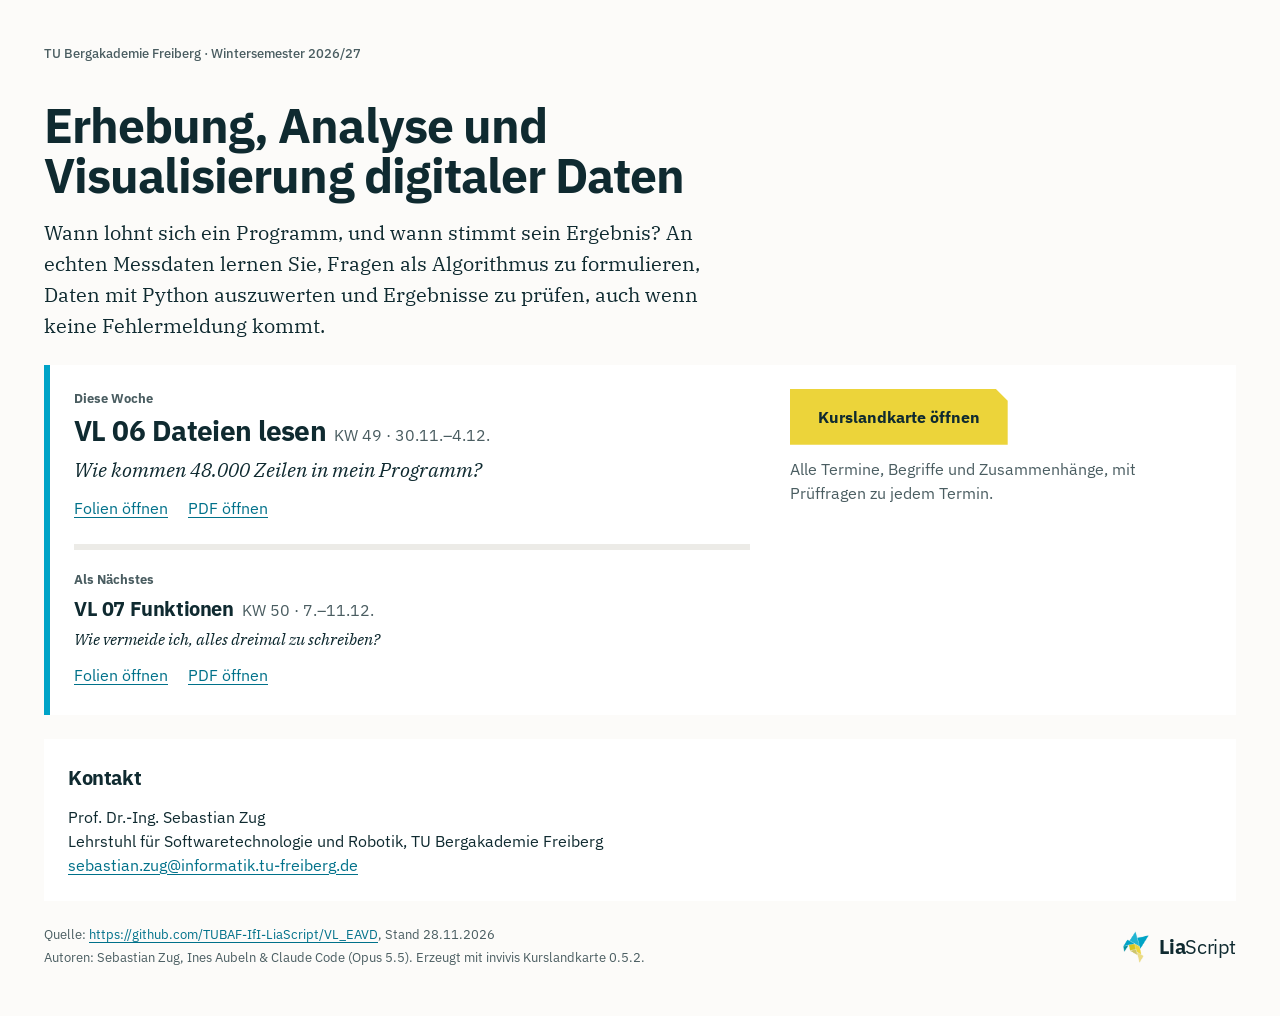
<file: docs/index.html>
<!doctype html>
<html lang="de">
<head>
<meta charset="utf-8">
<meta name="viewport" content="width=device-width, initial-scale=1">
<meta name="description" content="Wann lohnt sich ein Programm, und wann stimmt sein Ergebnis? An echten Messdaten lernen Sie, Fragen als Algorithmus zu formulieren, Daten mit Python auszuwerten und Ergebnisse zu prüfen, auch wenn keine Fehlermeldung kommt.">
<meta name="author" content="Sebastian Zug, Ines Aubeln &amp; Claude Code (Opus 5.5)">
<meta name="generator" content="invivis-kurslandkarte 0.5.2">
<title>Erhebung, Analyse und Visualisierung digitaler Daten</title>
<link rel="preconnect" href="https://fonts.googleapis.com">
<link rel="preconnect" href="https://fonts.gstatic.com" crossorigin>
<link rel="stylesheet" href="https://fonts.googleapis.com/css2?family=IBM+Plex+Sans:wght@400;500;700&family=IBM+Plex+Serif:ital,wght@0,400;0,600;1,400&display=swap">
<style>
/* Kursseite nach der Lia Designsprache (Version 82), gleiche Bausteine wie die Kurslandkarte:
   Tinte auf Papier · IBM Plex · Flächen mit 6-px-Fuge · Radius 0 · Größen 13/16/20/28/48 · eine Hauptaktion in Raps */
:root {
  --bg: #FCFBF9; --surface: #FFFFFF; --gap: #ECEBE7; --ink: #0F2A30; --muted: #4A5D61;
  --link: #00718A; --brand: #00A3C7; --action: #ECD43A; --on-action: #0F2A30; --on-ink: #FCFBF9; --focus: #0F2A30;
  --sans: "IBM Plex Sans", "Segoe UI", system-ui, sans-serif;
  --serif: "IBM Plex Serif", Georgia, serif;
  --cut: 12px;
  color-scheme: light;
}
@media (prefers-color-scheme: dark) {
  :root:not([data-theme="light"]) { --bg: #0A1C21; --surface: #10292F; --gap: #173840; --ink: #EEF2F1; --muted: #A9BCBF; --link: #7FD3E6; --on-ink: #0F2A30; --focus: #ECD43A; color-scheme: dark; }
}
:root[data-theme="dark"] { --bg: #0A1C21; --surface: #10292F; --gap: #173840; --ink: #EEF2F1; --muted: #A9BCBF; --link: #7FD3E6; --on-ink: #0F2A30; --focus: #ECD43A; color-scheme: dark; }
* { box-sizing: border-box; }
body { margin: 0; background: var(--bg); color: var(--ink); font-family: var(--sans); font-size: 16px; line-height: 1.5; }
a { color: var(--link); text-underline-offset: 3px; }
:focus-visible { outline: 3px solid var(--focus); outline-offset: 3px; }
p { margin: 0; }
.wrap {
  max-width: 1240px; margin: 0 auto; display: grid; gap: 24px;
  padding-left: max(24px, env(safe-area-inset-left, 0px)); padding-right: max(24px, env(safe-area-inset-right, 0px)); padding-block: 32px 40px;
}
@media (max-width: 600px) { .wrap { padding-left: max(16px, env(safe-area-inset-left, 0px)); padding-right: max(16px, env(safe-area-inset-right, 0px)); padding-block: 24px 32px; } }

/* Kopf: wie in der Karte, eine Zeile */
.kopf { display: flex; flex-wrap: wrap; align-items: center; gap: 8px 16px; min-height: 44px; }
.kopf picture, .kopf img { display: block; height: 40px; width: auto; flex: none; }
.kopf .kicker { font-size: 13px; font-weight: 500; color: var(--muted); }

/* Titel */
.titel { display: grid; gap: 16px; max-width: 70ch; }
h1 { margin: 0; font-size: 48px; font-weight: 700; line-height: 1.05; letter-spacing: -0.02em; text-wrap: balance; }
@media (max-width: 600px) { h1 { font-size: 28px; } }
.lead { font-family: var(--serif); font-size: 20px; line-height: 1.55; }

/* Woche: Fläche mit Lia-Blau-Kante; links die Termine, rechts die Hauptaktion */
.woche {
  background: var(--surface); box-shadow: inset 6px 0 0 var(--brand);
  padding: 24px 24px 24px 30px;
  display: grid; grid-template-columns: minmax(0, 1.6fr) minmax(0, 1fr); gap: 24px 40px; align-items: start;
}
@media (max-width: 860px) { .woche { grid-template-columns: minmax(0, 1fr); } }
.termine { display: grid; gap: 20px; min-width: 0; }
.termin { display: grid; gap: 8px; }
.termin-gruppe { display: grid; gap: 8px; }
.termin-gruppe + .termin-gruppe { padding-top: 26px; box-shadow: inset 0 6px 0 var(--gap); }
.w-kicker { font-size: 13px; font-weight: 700; color: var(--muted); }
.w-titel { font-size: 28px; font-weight: 700; letter-spacing: -0.02em; line-height: 1.1; }
.w-titel .d { font-size: 16px; font-weight: 400; letter-spacing: 0; color: var(--muted); margin-inline-start: 8px; }
.termin.klein .w-titel { font-size: 20px; }
.w-frage { font-family: var(--serif); font-size: 20px; font-style: italic; line-height: 1.45; }
.termin.klein .w-frage { font-size: 16px; }
.w-links { display: flex; flex-wrap: wrap; gap: 4px 20px; }
.w-links a, .w-links span { min-height: 32px; display: inline-flex; align-items: center; }
.w-links span { color: var(--muted); }
.aktion { display: grid; gap: 12px; align-content: start; }
.aktion p { color: var(--muted); }
/* Hauptaktion: Raps, 45°-Schnitt oben rechts – die einzige auf der Seite */
.karte {
  display: inline-flex; align-items: center; width: fit-content; min-height: 56px; padding: 0 28px;
  background: var(--action); color: var(--on-action); font-weight: 700; text-decoration: none;
  clip-path: polygon(0 0, calc(100% - var(--cut)) 0, 100% var(--cut), 100% 100%, 0 100%);
}
.karte:visited { color: var(--on-action); }
.karte:hover { text-decoration: underline; }
.karte:focus-visible { clip-path: none; }

/* Inhalte als Flächen mit Fuge */
.inhalte { display: grid; grid-template-columns: repeat(auto-fit, minmax(min(100%, 360px), 1fr)); gap: 6px; }
.inhalte:empty { display: none; }
.inhalte > section { background: var(--surface); padding: 24px; display: grid; gap: 12px; align-content: start; min-width: 0; }
.inhalte h2 { margin: 0; font-size: 20px; font-weight: 700; letter-spacing: -0.02em; }
.inhalte ol, .inhalte ul { margin: 0; padding-left: 1.3em; display: grid; gap: 6px; }
.inhalte dl { margin: 0; display: grid; grid-template-columns: max-content 1fr; gap: 6px 24px; }
.inhalte dt { color: var(--muted); }
.inhalte dd { margin: 0; }
@media (max-width: 560px) { .inhalte dl { grid-template-columns: 1fr; gap: 2px; } .inhalte dd { margin-bottom: 8px; } }

footer { font-size: 13px; color: var(--muted); display: grid; grid-template-columns: minmax(0, 1fr); gap: 4px; }
footer p:empty { display: none; }
.fuss-marke { display: inline-flex; align-items: center; gap: 10px; width: fit-content; min-height: 44px; margin-bottom: 8px; color: var(--ink); text-decoration: none; }
.fuss-marke picture, .fuss-marke img { display: block; height: 32px; width: auto; }
.lia-wordmark { font-size: 20px; font-weight: 400; letter-spacing: -0.02em; }
.lia-wordmark b { font-weight: 700; }
.fuss-marke:hover .lia-wordmark { text-decoration: underline; text-underline-offset: 3px; }
/* Marke am rechten Rand, Text links in einer Spalte */
footer { grid-template-columns: minmax(0, 1fr) auto; column-gap: 32px; }
footer > p { grid-column: 1; }
footer > .fuss-marke { grid-column: 2; grid-row: 1 / span 4; justify-self: end; align-self: start; margin-bottom: 0; }
@media (max-width: 600px) { footer { grid-template-columns: minmax(0, 1fr); } footer > .fuss-marke { grid-column: 1; grid-row: auto; order: 9; margin-top: 8px; } }

</style>
</head>
<body>
<div class="wrap">
  <header class="kopf"><span class="kicker">TU Bergakademie Freiberg · Wintersemester 2026/27</span></header>

  <div class="titel">
    <h1>Erhebung, Analyse und Visualisierung digitaler Daten</h1>
    <p class="lead">Wann lohnt sich ein Programm, und wann stimmt sein Ergebnis? An echten Messdaten lernen Sie, Fragen als Algorithmus zu formulieren, Daten mit Python auszuwerten und Ergebnisse zu prüfen, auch wenn keine Fehlermeldung kommt.</p>
  </div>

  <section class="woche" aria-label="Aktuelle Termine">
    <div class="termine" id="woche" aria-live="polite"></div>
    <div class="aktion">
      <a class="karte" href="kurslandkarte/">Kurslandkarte öffnen</a>
      <p>Alle Termine, Begriffe und Zusammenhänge, mit Prüffragen zu jedem Termin.</p>
    </div>
  </section>

  <div class="inhalte" id="inhalte"><h2>Kontakt</h2>
<p>Prof. Dr.-Ing. Sebastian Zug<br>Lehrstuhl für Softwaretechnologie und Robotik, TU Bergakademie Freiberg<br><a href="mailto:sebastian.zug@informatik.tu-freiberg.de">sebastian.zug@informatik.tu-freiberg.de</a></p></div>

  <footer>
    <a class="fuss-marke" href="https://liascript.github.io/" title="LiaScript"><picture><source srcset="[data-uri]" media="(prefers-color-scheme: dark)"><img src="[data-uri]" alt="LiaScript" height="40"></picture><span class="lia-wordmark"><b>Lia</b>Script</span></a>
    <p></p>
    <p>Quelle: <a href="https://github.com/TUBAF-IfI-LiaScript/VL_EAVD">https://github.com/TUBAF-IfI-LiaScript/VL_EAVD</a>, Stand 28.11.2026</p>
    <p>Autoren: Sebastian Zug, Ines Aubeln &amp; Claude Code (Opus 5.5). Erzeugt mit invivis Kurslandkarte 0.5.2.</p>
  </footer>
</div>
<script id="termine" type="application/json">[{"key": "0", "label": "VL 00", "kurz": "Motivation", "datum": "2026-10-19", "wann": "KW 43 · 19.–23.10.", "url": "https://liascript.github.io/course/?https://raw.githubusercontent.com/TUBAF-IfI-LiaScript/VL_EAVD/master/00_Motivation.md", "frage": "Warum sollte ich programmieren lernen?", "pdf": "pdf/00_Motivation.pdf"}, {"key": "1", "label": "VL 01", "kurz": "Problem → Programm", "datum": "2026-10-26", "wann": "KW 44 · 26.–30.10.", "url": "https://liascript.github.io/course/?https://raw.githubusercontent.com/TUBAF-IfI-LiaScript/VL_EAVD/master/01_VomProblemZumProgramm.md", "frage": "Wo hört die Tabellenkalkulation auf?", "pdf": "pdf/01_VomProblemZumProgramm.pdf"}, {"key": "2", "label": "VL 02", "kurz": "Erste Schritte", "datum": "2026-11-02", "wann": "KW 45 · 2.–6.11.", "url": "https://liascript.github.io/course/?https://raw.githubusercontent.com/TUBAF-IfI-LiaScript/VL_EAVD/master/02_ErsteSchritte.md", "frage": "Was macht der Rechner mit „-1,9“ aus unserer Datei?", "pdf": "pdf/02_ErsteSchritte.pdf"}, {"key": "3", "label": "VL 03", "kurz": "Prüfen & Wiederholen", "datum": "2026-11-09", "wann": "KW 46 · 9.–13.11.", "url": "https://liascript.github.io/course/?https://raw.githubusercontent.com/TUBAF-IfI-LiaScript/VL_EAVD/master/03_PruefenUndWiederholen.md", "frage": "An wie vielen Tagen gab es 2024 Frost?", "pdf": "pdf/03_PruefenUndWiederholen.pdf"}, {"key": "4", "label": "VL 04", "kurz": "Muster", "datum": "2026-11-16", "wann": "KW 47 · 16.–20.11.", "url": "https://liascript.github.io/course/?https://raw.githubusercontent.com/TUBAF-IfI-LiaScript/VL_EAVD/master/04_MusterInMessreihen.md", "frage": "Wie lang war die längste Frostperiode?", "pdf": "pdf/04_MusterInMessreihen.pdf"}, {"key": "5", "label": "VL 05", "kurz": "Daten sammeln", "datum": "2026-11-23", "wann": "KW 48 · 23.–27.11.", "url": "https://liascript.github.io/course/?https://raw.githubusercontent.com/TUBAF-IfI-LiaScript/VL_EAVD/master/05_DatenSammeln.md", "frage": "Welches war der wärmste Tag jedes Jahres?", "pdf": "pdf/05_DatenSammeln.pdf"}, {"key": "6", "label": "VL 06", "kurz": "Dateien lesen", "datum": "2026-11-30", "wann": "KW 49 · 30.11.–4.12.", "url": "https://liascript.github.io/course/?https://raw.githubusercontent.com/TUBAF-IfI-LiaScript/VL_EAVD/master/06_DateienLesen.md", "frage": "Wie kommen 48.000 Zeilen in mein Programm?", "pdf": "pdf/06_DateienLesen.pdf"}, {"key": "7", "label": "VL 07", "kurz": "Funktionen", "datum": "2026-12-07", "wann": "KW 50 · 7.–11.12.", "url": "https://liascript.github.io/course/?https://raw.githubusercontent.com/TUBAF-IfI-LiaScript/VL_EAVD/master/07_Funktionen.md", "frage": "Wie vermeide ich, alles dreimal zu schreiben?", "pdf": "pdf/07_Funktionen.pdf"}, {"key": "8", "label": "VL 08", "kurz": "Demo MicroPython", "datum": "2026-12-14", "wann": "KW 51 · 14.–18.12.", "url": "https://liascript.github.io/course/?https://raw.githubusercontent.com/TUBAF-IfI-LiaScript/VL_EAVD/master/08_DemoMicroPython.md", "frage": "Wo kommen die Daten eigentlich her?", "pdf": null}, {"key": "9", "label": "VL 09", "kurz": "Strukturieren", "datum": "2027-01-04", "wann": "KW 1 · 4.–8.1.", "url": "https://liascript.github.io/course/?https://raw.githubusercontent.com/TUBAF-IfI-LiaScript/VL_EAVD/master/09_ProgrammeStrukturieren.md", "frage": "Wie organisiere ich Code, der wächst?", "pdf": null}, {"key": "10", "label": "VL 10", "kurz": "NumPy", "datum": "2027-01-11", "wann": "KW 2 · 11.–15.1.", "url": "https://liascript.github.io/course/?https://raw.githubusercontent.com/TUBAF-IfI-LiaScript/VL_EAVD/master/10_Bibliotheken.md", "frage": "Warum muss ich das Rad nicht neu erfinden?", "pdf": null}, {"key": "11", "label": "VL 11", "kurz": "pandas I", "datum": "2027-01-18", "wann": "KW 3 · 18.–22.1.", "url": "https://liascript.github.io/course/?https://raw.githubusercontent.com/TUBAF-IfI-LiaScript/VL_EAVD/master/11_PandasEinlesen.md", "frage": "48.000 Zeilen in einer Anweisung?", "pdf": null}, {"key": "12", "label": "VL 12", "kurz": "pandas II", "datum": "2027-01-25", "wann": "KW 4 · 25.–29.1.", "url": "https://liascript.github.io/course/?https://raw.githubusercontent.com/TUBAF-IfI-LiaScript/VL_EAVD/master/12_PandasAggregieren.md", "frage": "Wie fasse ich Jahrzehnte zusammen?", "pdf": null}, {"key": "13", "label": "VL 13", "kurz": "Visualisierung", "datum": "2027-02-01", "wann": "KW 5 · 1.–5.2.", "url": "https://liascript.github.io/course/?https://raw.githubusercontent.com/TUBAF-IfI-LiaScript/VL_EAVD/master/13_Visualisierung.md", "frage": "Wie zeige ich, was ich gefunden habe?", "pdf": null}, {"key": "14", "label": "VL 14", "kurz": "Datenqualität", "datum": "2027-02-08", "wann": "KW 6 · 8.–12.2.", "url": "https://liascript.github.io/course/?https://raw.githubusercontent.com/TUBAF-IfI-LiaScript/VL_EAVD/master/14_Datenqualitaet.md", "frage": "Kann ich meinem Ergebnis trauen?", "pdf": null}]</script>
<script>
// Abschnitte (Lernziele, Organisation, Kontakt) kommen als <h2>…</h2> + Inhalt; je Abschnitt eine Fläche
(() => {
  const box = document.getElementById("inhalte");
  const teile = []; let cur = null;
  [...box.childNodes].forEach(n => {
    if (n.nodeType === 1 && n.tagName === "H2") { cur = document.createElement("section"); teile.push(cur); }
    if (cur && !(n.nodeType === 3 && !n.textContent.trim())) cur.appendChild(n);
  });
  box.replaceChildren(...teile);
})();
// Termine: diese Woche (sonst der erste), danach die nächste Woche mit Terminen
const T = JSON.parse(document.getElementById("termine").textContent);
const heute = new Date(); heute.setHours(12, 0, 0, 0);
const iso = (d) => d.toISOString().slice(0, 10);
const montag = new Date(heute); montag.setDate(heute.getDate() - ((heute.getDay() + 6) % 7));
const sonntag = new Date(montag); sonntag.setDate(montag.getDate() + 6);
const termin = (t, klein) => `<div class="termin${klein ? " klein" : ""}">
  <p class="w-titel">${t.label} ${t.kurz}<span class="d">${t.wann}</span></p>
  ${t.frage ? `<p class="w-frage">${t.frage}</p>` : ""}
  <div class="w-links">${t.url ? `<a href="${t.url}">Folien öffnen</a>` : `<span>Material folgt</span>`}${t.pdf ? `<a href="${t.pdf}" title="Druckfassung; Quizze und Code laufen nur in den Folien">PDF öffnen</a>` : ""}</div>
</div>`;
const diese = T.filter(t => t.datum >= iso(montag) && t.datum <= iso(sonntag));
const erster = T.find(t => t.datum > iso(sonntag));
let naechste = [];
if (erster) {
  const [y, m, d] = erster.datum.split("-").map(Number);
  const mo = new Date(Date.UTC(y, m - 1, d)); mo.setUTCDate(mo.getUTCDate() - ((mo.getUTCDay() + 6) % 7));
  const so = new Date(mo); so.setUTCDate(mo.getUTCDate() + 6);
  naechste = T.filter(t => t.datum >= iso(mo) && t.datum <= iso(so));
}
const teile = [];
if (diese.length) teile.push(`<span class="w-kicker">Diese Woche</span>` + diese.map(t => termin(t, false)).join(""));
if (naechste.length) teile.push(`<span class="w-kicker">${T[0].datum > iso(heute) ? "Los geht es mit" : "Als Nächstes"}</span>` + naechste.map(t => termin(t, diese.length > 0)).join(""));
const box = document.getElementById("woche");
if (teile.length) box.innerHTML = teile.map(x => `<div class="termin-gruppe">${x}</div>`).join("");
else box.innerHTML = `<span class="w-kicker">Semester beendet</span><p>Alle Termine finden Sie in der Kurslandkarte.</p>`;
</script>
</body>
</html>
</file>
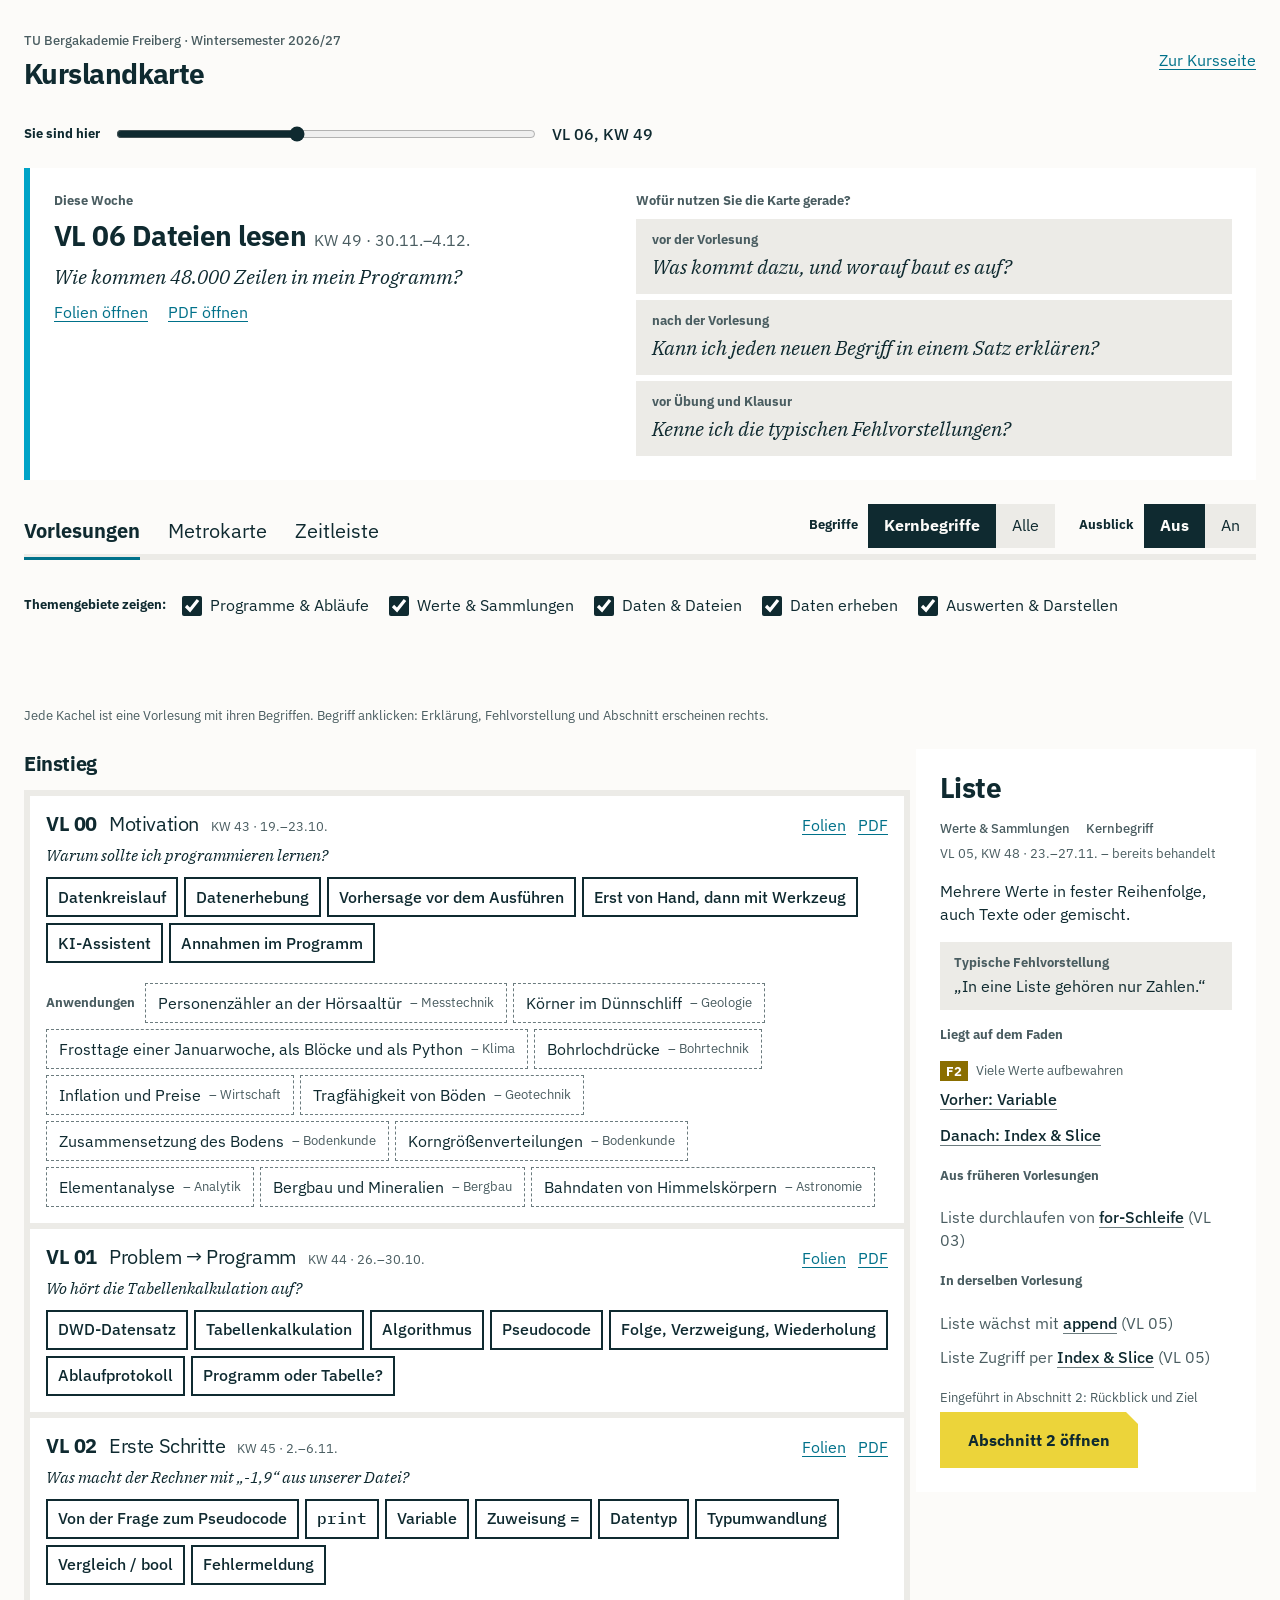
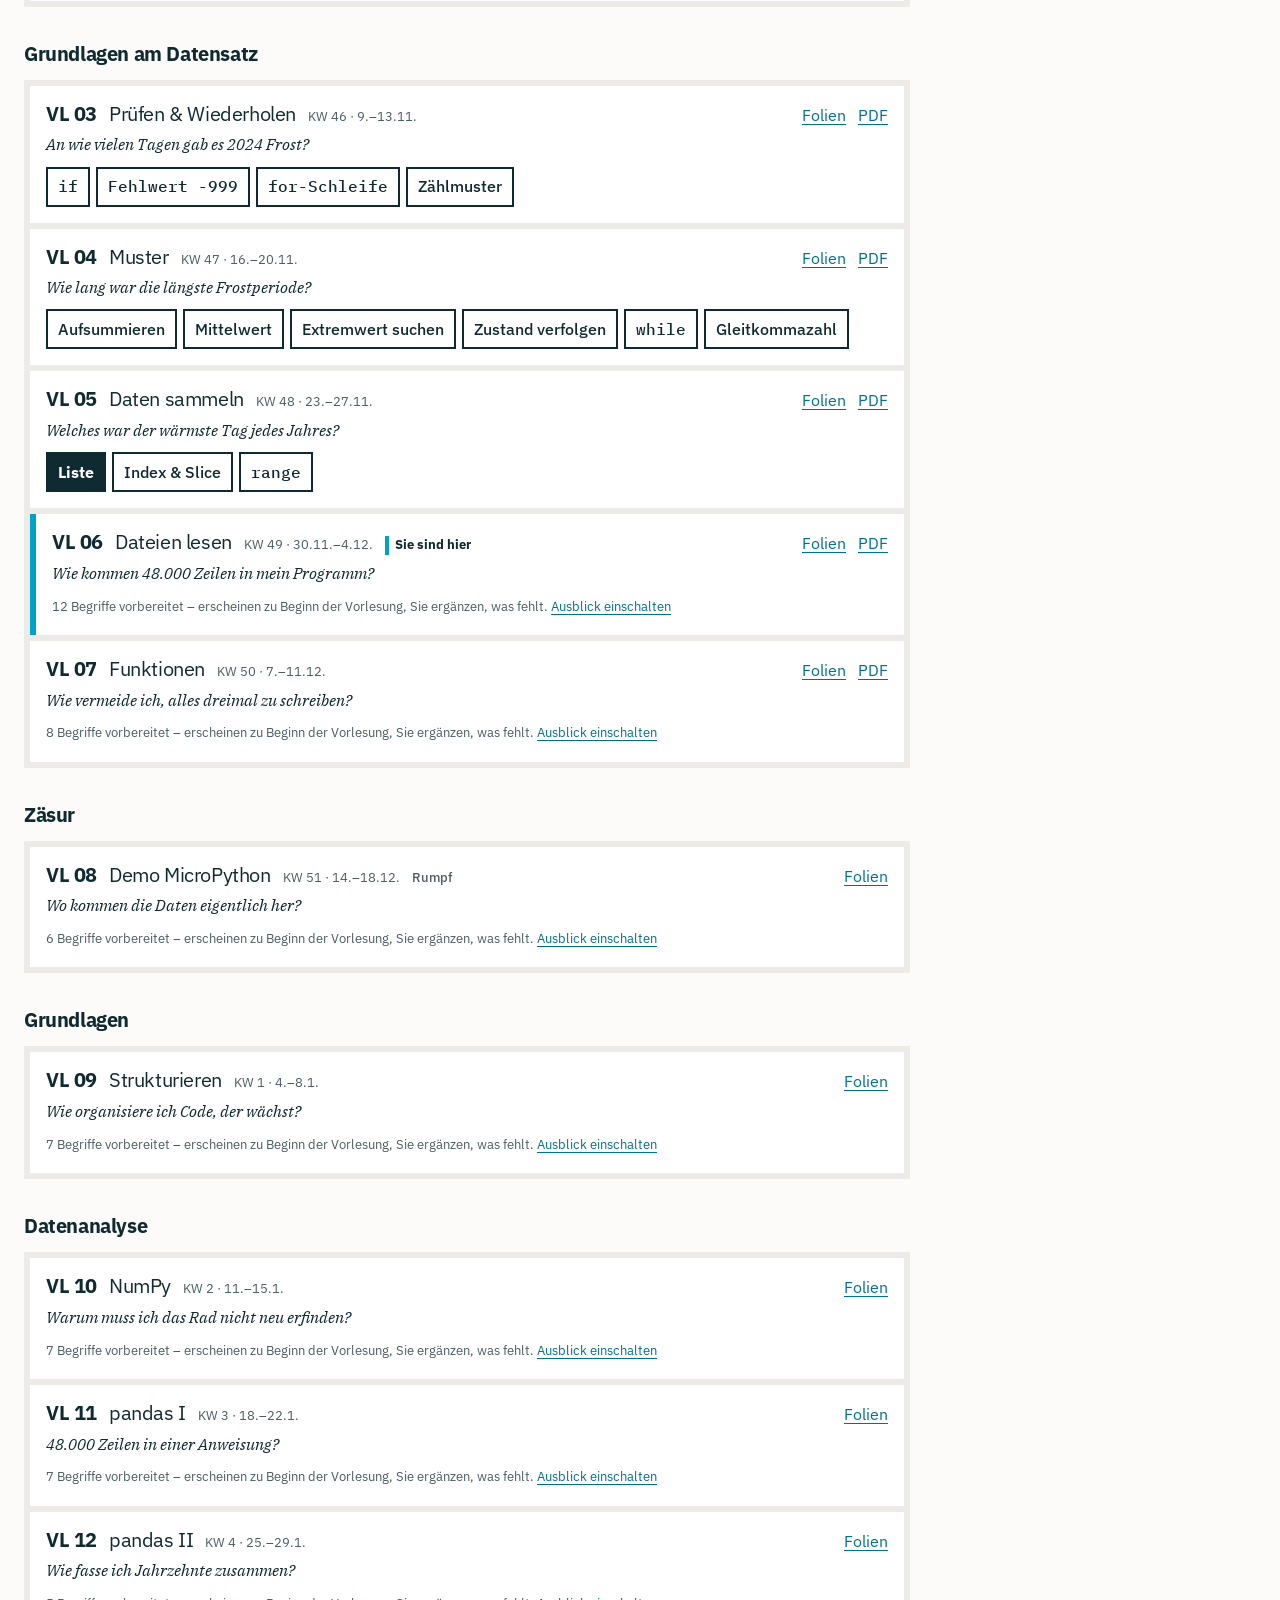
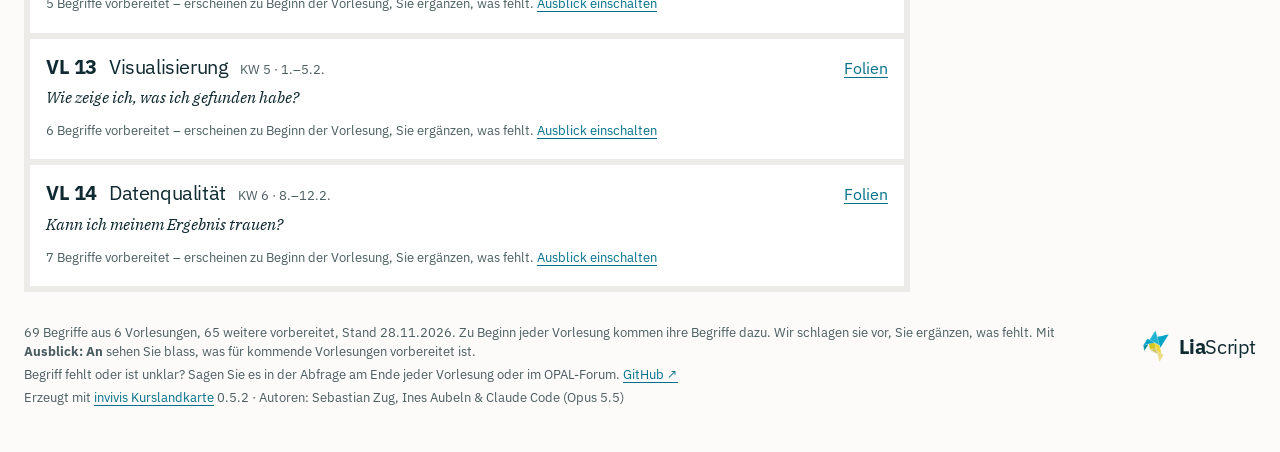
<file: docs/kurslandkarte/index.html>
<!doctype html>
<html lang="de">
<head>
<meta charset="utf-8">
<meta name="viewport" content="width=device-width, initial-scale=1, viewport-fit=cover">
<meta name="description" content="Kurslandkarte Erhebung, Analyse und Visualisierung digitaler Daten (TU Bergakademie Freiberg): Begriffe, Zusammenhänge und didaktische Fäden.">
<meta name="author" content="Sebastian Zug, Ines Aubeln &amp; Claude Code (Opus 5.5)">
<meta name="generator" content="invivis-kurslandkarte 0.5.2">
<title>Erhebung, Analyse und Visualisierung digitaler Daten Kurslandkarte</title>
<style>
*, *::before, *::after { box-sizing: border-box; }
html { color-scheme: light; }
body { margin: 0; }
img { max-width: 100%; }
[hidden] { display: none !important; }
</style>
<link rel="preconnect" href="https://fonts.googleapis.com">
<link rel="preconnect" href="https://fonts.gstatic.com" crossorigin>
<link rel="stylesheet" href="https://fonts.googleapis.com/css2?family=IBM+Plex+Sans:wght@400;500;700&family=IBM+Plex+Serif:ital,wght@0,400;0,600;1,400&family=IBM+Plex+Mono:wght@400;500&display=swap">
<style>
/* Kurslandkarte nach der Lia Designsprache (Version 82)
   Tinte auf Papier · IBM Plex · Flächen mit 6-px-Fuge statt Rahmen · Radius 0 · keine Schatten/Verläufe
   Schriftgrößen nur 13/16/20/28/48 · eine Hauptaktion in Raps mit 45°-Schnitt · zwei Blau
   Variablennamen (--surface, --grid, --faint, --c*, --t*, --ph*) werden vom Skript gelesen – nicht umbenennen. */
:root {
  --bg: #FCFBF9;          /* Papier */
  --surface: #FFFFFF;     /* Fläche */
  --gap: #ECEBE7;         /* Fuge */
  --edge-ui: #6B7B7E;     /* Kontur, nur Formularfelder */
  --ink: #0F2A30;         /* Tinte */
  --muted: #4A5D61;       /* Text 2 */
  --link: #00718A;        /* Textblau */
  --brand: #00A3C7;       /* Lia Blau – nur Flächen/Marke */
  --action: #ECD43A;      /* Raps – genau eine Hauptaktion */
  --on-action: #0F2A30;
  --on-ink: #FCFBF9;
  --focus: #0F2A30;
  --faint: #ECEBE7;
  --grid: #ECEBE7;
  --edge: #6B7B7E;
  --here: #00A3C7;
  --note-bg: #ECEBE7;     /* Hinweis */
  --note-ink: #4A5D61;
  /* Blöcke: neutrale Flächen im Wechsel (Zuordnungsfarben sind keine Oberflächen) */
  --ph1: #FFFFFF;
  --ph2: #F5F4F1;
  --ph3: #FFFFFF;
  --ph4: #F5F4F1;
  /* Linienfarben – Ergänzung nur für Linien in Diagrammen (nie Flächen der Oberfläche).
     Farbe bedeutet auf der ganzen Seite nur „Faden“; Themengebiete unterscheiden Zeile und Beschriftung.
     Je Paar ≥ 7,5 ΔE2000 auch bei Protan/Deutan/Tritan; Kontrast auf Papier ≥ 3:1. */
  --t1: #097C99; --t1-on: #FFFFFF;  /* F1 Fjord */
  --t2: #8A6E00; --t2-on: #FFFFFF;  /* F2 Ocker */
  --t3: #8A3F7C; --t3-on: #FFFFFF;  /* F3 Pflaume */
  --t4: #2E9CC0; --t4-on: #0F2A30;  /* F4 Himmel dunkel */
  --t5: #B03A48; --t5-on: #FFFFFF;  /* F5 Beere */
  --t6: #0F2A30; --t6-on: #FFFFFF;  /* F6 Tinte */
  --t7: #4E7A2E; --t7-on: #FFFFFF;  /* F7 Moos */
  --sans: "IBM Plex Sans", "Segoe UI", system-ui, sans-serif;
  --cond: var(--sans);
  --mono: "IBM Plex Mono", ui-monospace, monospace;
  --cut: 12px;
  color-scheme: light;
}
@media (prefers-color-scheme: dark) {
  :root:not([data-theme="light"]) {
    --bg: #0A1C21; --surface: #10292F; --gap: #173840; --edge-ui: #5B7C83;
    --ink: #EEF2F1; --muted: #A9BCBF; --link: #7FD3E6; --focus: #ECD43A; --on-ink: #0F2A30;
    --faint: #173840; --grid: #173840; --edge: #5B7C83; --here: #00A3C7;
    --note-bg: #173840; --note-ink: #A9BCBF;
    --ph1: #10292F; --ph2: #133038; --ph3: #10292F; --ph4: #133038;
    --t1: #2FA8C8; --t1-on: #0F2A30;
    --t2: #E0B43C; --t2-on: #0F2A30;
    --t3: #C79BEB; --t3-on: #0F2A30;
    --t4: #8FDAF0; --t4-on: #0F2A30;
    --t5: #F08A98; --t5-on: #0F2A30;
    --t6: #EEF2F1; --t6-on: #0F2A30;
    --t7: #9CD67A; --t7-on: #0F2A30;
    color-scheme: dark;
  }
}
:root[data-theme="dark"] {
  --bg: #0A1C21; --surface: #10292F; --gap: #173840; --edge-ui: #5B7C83;
  --ink: #EEF2F1; --muted: #A9BCBF; --link: #7FD3E6; --focus: #ECD43A; --on-ink: #0F2A30;
  --faint: #173840; --grid: #173840; --edge: #5B7C83; --here: #00A3C7;
  --note-bg: #173840; --note-ink: #A9BCBF;
  --ph1: #10292F; --ph2: #133038; --ph3: #10292F; --ph4: #133038;
  --t1: #2FA8C8; --t1-on: #0F2A30;
  --t2: #E0B43C; --t2-on: #0F2A30;
  --t3: #C79BEB; --t3-on: #0F2A30;
  --t4: #8FDAF0; --t4-on: #0F2A30;
  --t5: #F08A98; --t5-on: #0F2A30;
  --t6: #EEF2F1; --t6-on: #0F2A30;
  --t7: #9CD67A; --t7-on: #0F2A30;
  color-scheme: dark;
}

body {
  background: var(--bg);
  color: var(--ink);
  font-family: var(--sans);
  font-size: 16px;
  line-height: 1.45;
  font-variant-numeric: tabular-nums;
}
a { color: var(--link); text-underline-offset: 3px; }
:focus-visible { outline: 3px solid var(--focus); outline-offset: 3px; }
.wrap {
  padding-inline: 24px;
  padding-block: 32px 40px;
  max-width: 1480px;
  margin: 0 auto;
  display: grid;
  gap: 24px;
}
@media (max-width: 600px) { .wrap { padding-inline: 16px; padding-block: 24px 32px; } }

/* ---------- Kopf ---------- */
header {
  display: flex;
  flex-wrap: wrap;
  align-items: flex-end;
  justify-content: space-between;
  gap: 16px 32px;
}
.titleblock { display: grid; gap: 8px; justify-items: start; }
.brand { display: flex; align-items: center; gap: 16px; }
.brand picture, .brand img { display: block; height: 64px; width: auto; flex: none; }
@media (max-width: 600px) { .brand picture, .brand img { height: 48px; } .brand { gap: 12px; } }
.eyebrow { font-size: 13px; font-weight: 500; color: var(--muted); }
a.eyebrow { text-decoration: none; min-height: 24px; display: inline-flex; align-items: center; }
a.eyebrow:hover { color: var(--ink); text-decoration: underline; }
h1 {
  font-weight: 700;
  font-size: 48px;
  line-height: 1.05;
  letter-spacing: -0.02em;
  margin: 0;
  text-wrap: balance;
}
@media (max-width: 600px) { h1 { font-size: 28px; } }
.sample { font-size: 13px; font-weight: 500; color: var(--muted); padding: 5px 8px; background: var(--gap); width: fit-content; }
.feedback { font-size: 13px; color: var(--muted); }

/* ---------- Bedienelemente ---------- */
.controls { display: flex; flex-wrap: wrap; align-items: flex-end; gap: 16px 24px; }
.control { display: grid; gap: 6px; }
.control.off .seg { opacity: .45; }
.control.off .lbl { opacity: .6; }
.control.off button { cursor: not-allowed; }
.control label, .control .lbl { font-size: 13px; font-weight: 700; color: var(--ink); }
.here-row { display: flex; align-items: center; gap: 12px; min-height: 44px; }
input[type=range] { width: 200px; accent-color: var(--ink); }
.here-val { font-size: 13px; font-weight: 500; min-width: 110px; }
/* Segment: Fuge als Grund, aktiver Eintrag in Tinte gefüllt (wie Listen-Navigation) */
.seg { display: inline-flex; background: var(--gap); }
.seg button {
  font: inherit;
  font-size: 16px;
  min-height: 44px;
  padding: 0 16px;
  background: transparent;
  color: var(--ink);
  border: 0;
  border-radius: 0;
  cursor: pointer;
}
.seg button:hover { text-decoration: underline; text-underline-offset: 3px; }
.seg button[aria-pressed="true"] { background: var(--ink); color: var(--on-ink); font-weight: 700; text-decoration: none; }

.legend { display: flex; flex-wrap: wrap; gap: 4px 20px; align-items: center; }
.legend button {
  font: inherit; font-size: 16px;
  display: inline-flex; align-items: center; gap: 8px;
  min-height: 44px; background: none; border: 0; padding: 0; color: var(--ink); cursor: pointer;
}
.legend button[aria-pressed="false"] { color: var(--muted); text-decoration: line-through; }
.legend .swatch { width: 24px; height: 8px; display: inline-block; }
.legend button[aria-pressed="false"] .swatch { opacity: .3; }

/* ---------- Bühne ---------- */
.stage { display: grid; grid-template-columns: minmax(0, 1fr) 340px; gap: 6px; align-items: start; }
@media (max-width: 980px) { .stage { grid-template-columns: minmax(0, 1fr); } }
.mapbox { background: var(--surface); display: flex; overflow: hidden; min-width: 0; position: relative; }
.mapbox #side { flex: none; }
.scroller { overflow-x: auto; overflow-y: hidden; min-width: 0; flex: 1; }
svg { display: block; }
.lane-title { font-family: var(--cond); font-weight: 700; font-size: 13px; fill: var(--ink); }
.col-head { font-weight: 700; font-size: 20px; letter-spacing: -0.02em; fill: var(--ink); }
.col-short { font-family: var(--cond); font-weight: 500; font-size: 13px; fill: var(--muted); }
.col-date { font-size: 13px; fill: var(--muted); }
.col-status { font-family: var(--cond); font-size: 13px; font-style: italic; fill: var(--muted); }
.phase-label { font-weight: 700; font-size: 13px; fill: var(--muted); }
.station { cursor: pointer; }
.station text {
  font-size: 13px;
  fill: var(--ink);
  paint-order: stroke;
  stroke: var(--surface);
  stroke-width: 4px;
  stroke-linejoin: round;
}
.station.code text { font-family: var(--mono); font-size: 13px; }
.station .dot { stroke-width: 3; fill: var(--surface); stroke: var(--ink); }
.station.future { opacity: .55; }
.station.dim { opacity: .18; }
.station.nb .dot { fill: var(--gap); }
.station.sel .dot { fill: var(--ink); stroke: var(--ink); stroke-width: 3.5; }
.station.sel text { font-weight: 700; }
.station.detail text { fill: var(--muted); }
.goto { display: grid; gap: 4px; }
.station:focus { outline: none; }
.station:focus-visible .ring { stroke: var(--focus); stroke-width: 3; }
.line { fill: none; stroke-width: 6; stroke-linecap: butt; stroke-linejoin: miter; }
.line.dim { opacity: .15; }
.stub { stroke-width: 3; stroke-linecap: butt; }
.rail { stroke-width: 2; stroke: var(--edge); opacity: .3; }
.mline { fill: none; stroke-width: 8; stroke-linecap: butt; stroke-linejoin: miter; }
.mline.dim { opacity: .14; }
.station.metro text { font-size: 13px; font-weight: 400; }
.station.metro text.xlabel { font-weight: 700; }
.mstop { fill: var(--surface); stroke-width: 3; }
.xchg { fill: var(--surface); stroke: var(--ink); stroke-width: 3; }
.station.metro.sel .xchg, .station.metro.sel .mstop { stroke: var(--ink); stroke-width: 4; }
[hidden] { display: none !important; }
.legendrow { display: flex; flex-wrap: wrap; gap: 4px 16px; align-items: center; }
.threads li { display: grid; gap: 2px; }
.tname { display: inline-flex; align-items: center; gap: 8px; font-size: 13px; color: var(--muted); }
.tname i { width: 16px; height: 6px; display: inline-block; }
.hop { display: flex; flex-wrap: wrap; justify-content: space-between; gap: 4px 12px; }
.hop button { font: inherit; font-size: 16px; min-height: 44px; background: none; border: 0; padding: 0; color: var(--link); cursor: pointer; }
.hop button:hover { text-decoration: underline; }
ol.steps { list-style: decimal; padding-left: 22px; }
.edge { fill: none; stroke: var(--edge); stroke-width: 1.4; }
.edge.hi { stroke: var(--ink); stroke-width: 2; }
.edge-label {
  font-size: 13px;
  font-style: italic;
  fill: var(--ink);
  paint-order: stroke;
  stroke: var(--surface);
  stroke-width: 5px;
  stroke-linejoin: round;
}
.here-band { fill: var(--here); opacity: .12; }
.here-tag { font-weight: 700; font-size: 13px; fill: var(--ink); }
@media (prefers-reduced-motion: no-preference) {
  .station, .line, .edge { transition: opacity .2s ease; }
}

/* ---------- Seitenfeld ---------- */
aside.panel {
  background: var(--surface);
  padding: 24px;
  display: grid;
  gap: 16px;
  align-content: start;
}
.panel h2 { font-size: 28px; font-weight: 700; letter-spacing: -0.02em; line-height: 1.1; margin: 0; }
.panel h2.code { font-family: var(--mono); font-weight: 500; font-size: 20px; letter-spacing: 0; }
.meta { display: flex; flex-wrap: wrap; gap: 6px 10px; align-items: center; font-size: 13px; color: var(--muted); }
.chip {
  display: inline-flex; align-items: center; gap: 6px;
  font-size: 13px; font-weight: 500; padding: 5px 8px;
  background: var(--gap); color: var(--ink);
}
.chip i { width: 10px; height: 10px; display: inline-block; }
.panel p { margin: 0; }
.panel h3 { font-size: 13px; font-weight: 700; color: var(--muted); margin: 0; }
.rels { list-style: none; margin: 0; padding: 0; display: grid; gap: 2px; }
.rels button {
  font: inherit; font-size: 16px; text-align: left; min-height: 36px;
  background: none; border: 0; padding: 4px 0; cursor: pointer; color: var(--ink);
  display: flex; gap: 6px; align-items: baseline;
}
.rels button span.t { color: var(--link); }
.rels button:hover span.t { text-decoration: underline; }
.rels .v { color: var(--muted); font-style: italic; }
.rels .s { color: var(--muted); }
.rels button.satz { display: block; }
.misc { background: var(--note-bg); color: var(--ink); padding: 12px 14px; font-size: 16px; }
.misc strong { display: block; font-size: 13px; font-weight: 700; color: var(--note-ink); margin-bottom: 2px; }
/* Hauptaktion: Raps mit 45°-Schnitt oben rechts – genau eine je Ansicht */
.golink {
  display: inline-flex; align-items: center; gap: 10px;
  width: fit-content; min-height: 56px; padding: 0 28px;
  background: var(--action); color: var(--on-action);
  font-weight: 700; text-decoration: none;
  clip-path: polygon(0 0, calc(100% - var(--cut)) 0, 100% var(--cut), 100% 100%, 0 100%);
}
.golink:visited { color: var(--on-action); }
.golink:hover { text-decoration: underline; text-underline-offset: 3px; }
.golink:focus-visible { clip-path: none; }
.hint { font-size: 13px; color: var(--muted); }
.vorbereitet { font: inherit; font-size: 13px; color: var(--muted); background: none; border: 0; padding: 0; text-align: left; cursor: pointer; min-height: 24px; }
.vorbereitet u { color: var(--link); text-underline-offset: 3px; }

/* ---------- Anleitung ---------- */
.intro { background: var(--surface); padding: 16px 24px; font-size: 16px; }
.intro summary { cursor: pointer; font-weight: 700; font-size: 20px; letter-spacing: -0.02em; min-height: 32px; }
.intro .cols { display: grid; grid-template-columns: repeat(auto-fit, minmax(280px, 1fr)); gap: 8px 32px; margin-top: 12px; }
.intro p { margin: 0 0 8px; max-width: 70ch; }
.intro table { border-collapse: collapse; margin: 0 0 8px; }
.intro td { padding: 3px 16px 3px 0; vertical-align: top; }
.intro td:first-child { color: var(--muted); white-space: nowrap; }
footer { font-size: 13px; color: var(--muted); max-width: 70ch; }
footer a { color: var(--link); }
footer p { margin: 0 0 6px; }

/* ---------- Liste ---------- */
.today { font: inherit; font-size: 13px; font-weight: 700; min-height: 32px; padding: 0 10px; border: 0; background: var(--ink); color: var(--on-ink); cursor: pointer; }
.liste { display: grid; gap: 32px; min-width: 0; }
.block h2 { font-weight: 700; font-size: 20px; letter-spacing: -0.02em; margin: 0 0 12px; }
.raster { display: grid; grid-template-columns: minmax(0, 1fr); gap: 6px; }
.liste.spalten .raster { grid-template-columns: max-content repeat(var(--n), minmax(0, 1fr)); gap: 6px; align-items: start; }
.rh { font-size: 13px; font-weight: 700; color: var(--muted); padding-bottom: 2px; }
.wk { font-size: 13px; color: var(--muted); padding-top: 16px; padding-inline-end: 6px; white-space: nowrap; }
.wk.now { color: var(--ink); font-weight: 700; }
.zelle { display: grid; gap: 6px; min-width: 0; }
.kachel { background: var(--surface); padding: 16px; display: grid; gap: 10px; min-width: 0; }
.kachel.now { box-shadow: inset 6px 0 0 var(--brand); padding-inline-start: 22px; }
.kachel.future .chips { opacity: .8; }
.kachel.ohne { background: var(--ph2); }
/* Kacheln liegen wie Fliesen auf der Fuge, damit jeder Termin für sich steht */
.liste .raster { background: var(--gap); padding: 6px; }
.liste .rh, .liste .wk { padding-inline-start: 6px; }
.kachel .typ { display: none; }
.wk-kw, .wk-tage { display: block; }
.kachel .typ { font-size: 13px; font-weight: 700; color: var(--muted); margin-bottom: -6px; }
@media (max-width: 980px) {
  .liste.spalten .raster { grid-template-columns: minmax(0, 1fr); }
  .liste.spalten .rh, .liste.spalten .zelle:empty { display: none; }
  /* schmal: Wochen als Zwischenköpfe, Übung/Praktikum ausgeschrieben */
  .liste.spalten .wk { padding: 10px 0 0 6px; }
  .liste.spalten .wk:first-of-type { padding-top: 4px; }
  .liste.spalten .kachel .typ, .liste.spalten .wk-kw, .liste.spalten .wk-tage { display: inline; }
  .liste.spalten .wk-tage::before { content: " · "; }
}
.vlhead { display: flex; flex-wrap: wrap; align-items: baseline; gap: 2px 12px; }
.vlhead b { font-size: 20px; font-weight: 700; letter-spacing: -0.02em; }
.vlhead .d { font-size: 13px; color: var(--muted); }
.vlhead .s { font-size: 16px; }
.vlhead .tag { font-size: 13px; font-weight: 700; padding: 3px 8px; background: var(--ink); color: var(--on-ink); }
.vlhead .tag.muted { background: var(--gap); color: var(--muted); font-weight: 500; }
.vlhead a { margin-left: auto; font-size: 13px; }
.vlhead a + a { margin-left: 0; }
.chips { display: flex; flex-wrap: wrap; gap: 6px; }
.chips button {
  font: inherit; font-size: 13px; font-weight: 500;
  display: inline-flex; align-items: center; gap: 6px;
  min-height: 32px; padding: 0 10px;
  border: 0; border-radius: 0; background: var(--gap); color: var(--ink); cursor: pointer;
}
.chips button i { width: 8px; height: 8px; flex: none; }
.chips button.detail { background: var(--bg); color: var(--muted); }
.chips button.code .n { font-family: var(--mono); font-size: 13px; }
.chips button:hover .n { text-decoration: underline; text-underline-offset: 3px; }
.chips button[aria-pressed="true"] { background: var(--ink); color: var(--on-ink); font-weight: 700; }
.liste .panel { margin-top: 0; }
.vlhead + .frage, .frage { font-size: 16px; font-style: italic; color: var(--muted); margin-top: -4px; }
.chips.vorschau { opacity: .7; }
.chips.vorschau button { background: var(--bg); color: var(--muted); }
.chips.apps { padding-top: 10px; align-items: center; }
.apps-lbl { font-size: 13px; font-weight: 700; color: var(--muted); margin-right: 4px; }
.chips.apps button { background: var(--bg); }
.chips.apps .fach { font-size: 13px; color: var(--muted); margin-left: 2px; font-weight: 400; }
.chips.apps .fach::before { content: "– "; }
@media (min-width: 981px) {
  aside.panel { position: sticky; top: 12px; max-height: calc(100vh - 24px); overflow-y: auto; }
}
@media (max-width: 600px) {
  input[type=range] { width: 150px; }
  .here-val { min-width: 0; }
}

/* ---------- Neuer Aufbau (Entwurf) ---------- */
.kopf { display: flex; flex-wrap: wrap; align-items: center; justify-content: space-between; gap: 8px 24px; }
.kopf h1 { font-size: 28px; }
.kopf .brand picture, .kopf .brand img { height: 40px; }
.zurueck { font-size: 16px; min-height: 44px; display: inline-flex; align-items: center; }

/* Woche: Fläche mit Lia-Blau-Kante; links die Woche, rechts die drei Prüffragen */
.woche {
  background: var(--surface);
  box-shadow: inset 6px 0 0 var(--brand);
  padding: 24px 24px 24px 30px;
  display: grid;
  grid-template-columns: minmax(0, 1fr) minmax(0, 1.1fr);
  gap: 24px 40px;
  align-items: start;
}
@media (max-width: 980px) { .woche { grid-template-columns: minmax(0, 1fr); } }
.w-info { display: grid; gap: 10px; }
.w-zeile { display: flex; flex-wrap: wrap; align-items: center; gap: 6px 16px; }
.w-kicker { font-size: 13px; font-weight: 700; color: var(--muted); }
.w-nav { display: inline-flex; gap: 6px; }
.w-nav button {
  font: inherit; font-size: 13px; font-weight: 500; min-height: 32px; padding: 0 10px;
  border: 0; border-radius: 0; background: var(--gap); color: var(--ink); cursor: pointer;
}
.w-nav button.heute { background: var(--ink); color: var(--on-ink); font-weight: 700; }
.w-nav button:disabled { color: var(--muted); opacity: .5; cursor: default; }
.w-titel { margin: 0; font-size: 28px; font-weight: 700; letter-spacing: -0.02em; line-height: 1.1; }
.w-titel .d { font-size: 16px; font-weight: 400; color: var(--muted); letter-spacing: 0; margin-inline-start: 8px; }
.w-frage { font-family: "IBM Plex Serif", Georgia, serif; font-size: 20px; font-style: italic; line-height: 1.45; color: var(--ink); margin: 0; }
.w-links { display: flex; gap: 20px; font-size: 16px; }
.w-neu { display: grid; gap: 6px; }
.w-neu .chips button { font-size: 13px; }

.fragen { display: grid; gap: 6px; }
.fragen-titel { font-size: 13px; font-weight: 700; color: var(--muted); margin: 0 0 2px; }
.fragen button {
  font: inherit; text-align: start; cursor: pointer;
  display: grid; gap: 2px; min-height: 56px; padding: 10px 16px;
  border: 0; border-radius: 0; background: var(--gap); color: var(--ink);
}
.fragen button b { font-size: 16px; font-weight: 700; }
.fragen button small { font-size: 13px; color: var(--muted); }
.fragen button:hover b { text-decoration: underline; text-underline-offset: 3px; }
.fragen button[aria-pressed="true"] { background: var(--ink); color: var(--on-ink); }
.fragen button[aria-pressed="true"] small { color: var(--on-ink); opacity: .8; }

/* Reiter: 3 px Unterstrich in Textblau, aktiv fett */
.ansicht { display: flex; flex-wrap: wrap; align-items: flex-end; justify-content: space-between; gap: 12px 32px; box-shadow: inset 0 -6px 0 var(--gap); }
.tabs { display: flex; gap: 28px; }
.tabs button {
  font: inherit; font-size: 20px; min-height: 52px; padding: 0 0 6px; border: 0; border-radius: 0;
  background: transparent; color: var(--ink); cursor: pointer;
}
.tabs button[aria-selected="true"] { font-weight: 700; box-shadow: inset 0 -3px 0 var(--link); }
.tabs button:hover { color: var(--link); }
.ansicht .controls { padding-bottom: 12px; align-items: center; }
.ansicht .control { display: flex; align-items: center; gap: 10px; }
@media (max-width: 600px) { .tabs { gap: 18px; } .tabs button { font-size: 16px; } }

/* Spaltenkopf im Diagramm wählt die Woche */
.colhit { fill: transparent; cursor: pointer; }
.colhit:hover { fill: var(--gap); opacity: .6; }
.colhit:focus { outline: none; }
.colhit:focus-visible { stroke: var(--focus); stroke-width: 3; }

/* Prüffragen im Seitenfeld */
.check { display: grid; gap: 6px; }
.check details { background: var(--bg); }
.check summary { cursor: pointer; min-height: 44px; display: flex; align-items: center; gap: 8px; padding: 0 12px; font-weight: 700; }
.check summary.code { font-family: var(--mono); font-weight: 500; }
.check .inhalt { padding: 0 12px 12px; display: grid; gap: 8px; }
.check .inhalt p { margin: 0; }
.check .zeigen { font: inherit; font-size: 13px; color: var(--link); background: none; border: 0; padding: 0; text-align: start; cursor: pointer; min-height: 24px; text-decoration: underline; text-underline-offset: 3px; }
.leer { display: grid; gap: 12px; }
.leer p { margin: 0; }

footer { display: grid; gap: 4px; padding-top: 8px; }
.fnr { display: inline-flex; align-items: center; justify-content: center; min-width: 28px; height: 20px; padding: 0 4px; font-size: 13px; font-weight: 700; line-height: 1; flex: none; }
.fnr-t { font-size: 13px; font-weight: 700; }
.legend button[aria-pressed="false"] .fnr { opacity: .35; }

/* ---------- Klickbar = Knopf (Lia-Zweitaktion „umrandet“, 2 px innen) ---------- */
.station:hover text, .station:focus-visible text { text-decoration: underline; }
.station:hover .dot { fill: currentColor; }
.station:hover .mstop, .station:hover .xchg { fill: var(--gap); }
.chips button {
  background: var(--surface); color: var(--ink); padding: 0 12px; min-height: 36px;
  box-shadow: inset 0 0 0 2px var(--ink); text-decoration: none;
}
.chips button:hover { background: var(--gap); }
.chips button:hover .n { text-decoration: none; }
.chips button.detail { background: var(--surface); color: var(--ink); font-size: 13px; min-height: 32px; box-shadow: inset 0 0 0 2px var(--muted); }
.chips.vorschau button { background: transparent; color: var(--muted); box-shadow: inset 0 0 0 2px var(--gap); }
.chips.apps button { background: var(--surface); }
.chips button[aria-pressed="true"] { background: var(--ink); color: var(--on-ink); box-shadow: none; }
.chips button[aria-pressed="true"] .fach { color: var(--on-ink); }
/* Seitenfeld: verwandte Begriffe und Nachbarn auf der Linie als kleine Knöpfe */
.rels button span.t { display: inline-flex; align-items: center; min-height: 28px; padding: 0 8px; box-shadow: inset 0 0 0 2px var(--ink); color: var(--ink); }
.rels button:hover span.t { background: var(--gap); text-decoration: none; }
.hop button { color: var(--ink); min-height: 36px; padding: 0 10px; box-shadow: inset 0 0 0 2px var(--ink); }
.hop button:hover { background: var(--gap); text-decoration: none; }
.check .zeigen { color: var(--ink); text-decoration: none; min-height: 32px; padding: 0 10px; box-shadow: inset 0 0 0 2px var(--ink); width: fit-content; }
.check .zeigen:hover { background: var(--gap); }
/* Feste Angaben: Tinte auf Fuge, ohne Rand – so unterscheiden sie sich von Knöpfen */
.chip { color: var(--ink); }
/* „Sie sind hier“: Markierung in Lia Blau, kein gefüllter Schalter */
.vlhead .tag { background: transparent; color: var(--ink); padding: 0 0 0 10px; box-shadow: inset 4px 0 0 var(--brand); }
.vlhead .tag.muted { background: transparent; box-shadow: none; padding: 0; color: var(--muted); font-weight: 500; }
/* Legende als Auswahl (native Kontrollkästchen/Auswahlknöpfe, 20 px, Zeile ≥ 44 px) */
.legendrow { gap: 4px 16px; align-content: flex-start; align-items: center; }
.lbl-legende { font-size: 13px; font-weight: 700; }
.legend { gap: 0 20px; }
.opt { display: inline-flex; align-items: center; gap: 8px; min-height: 44px; cursor: pointer; font-size: 16px; }
.opt input { width: 20px; height: 20px; margin: 0; accent-color: var(--ink); flex: none; cursor: pointer; }
.opt:hover span:last-child { text-decoration: underline; text-underline-offset: 3px; }
.opt input:not(:checked) ~ .swatch { opacity: .3; }
.klickhinweis { margin: -12px 0 0; font-size: 13px; color: var(--muted); }
.w-links a, .vlhead a { display: inline-flex; align-items: center; min-height: 24px; }
@media (pointer: coarse) { .w-links a, .vlhead a, .zurueck { min-height: 44px; } }

/* Regler „Sie sind hier“: eigene Zeile über der Wochenkarte */
.w-regler { display: flex; flex-wrap: wrap; align-items: center; gap: 8px 16px; min-height: 44px; margin-bottom: -12px; }
.w-regler label { font-size: 13px; font-weight: 700; }
.w-regler input[type=range] { flex: 0 1 420px; min-width: 160px; height: 32px; margin: 0; accent-color: var(--ink); cursor: pointer; }
.w-regler .here-val { font-size: 16px; font-weight: 500; min-width: 0; font-variant-numeric: tabular-nums; }
.w-regler .today { min-height: 32px; }
/* Fußzeile über die volle Breite, eine Spalte */
footer { max-width: none; display: grid; grid-template-columns: minmax(0, 1fr); gap: 4px; }
footer p { margin: 0; }

/* ---------- Typen von Klick-Elementen ---------- */
/* Information: kein Rand, keine Fläche */
.meta .chip { background: none; padding: 0; color: var(--muted); font-weight: 500; }
.meta .chip + .chip::before { content: ""; }
/* Prüffrage wählen: Frage in Serif kursiv wie die Leitfrage, Anlass als Etikett darüber */
.fragen button { gap: 4px; padding: 12px 16px 14px; min-height: 64px; }
.fragen button small { order: -1; font-size: 13px; font-weight: 700; color: var(--muted); }
.fragen button b { font-family: "IBM Plex Serif", Georgia, serif; font-style: italic; font-weight: 400; font-size: 20px; line-height: 1.3; }
.fragen button:hover { background: var(--surface); box-shadow: inset 0 0 0 2px var(--gap); }
.fragen button:hover b { text-decoration: none; }
.fragen button[aria-pressed="true"], .fragen button[aria-pressed="true"]:hover { background: var(--ink); color: var(--on-ink); box-shadow: none; }
.fragen button[aria-pressed="true"] small { color: var(--on-ink); opacity: .85; }
/* Woandershin: Textblau unterstrichen (Folien, PDF, Kursseite) – bleibt wie gehabt, nur einheitlich */
.vlhead a, .w-links a, .zurueck, footer a { color: var(--link); text-decoration: underline; text-underline-offset: 3px; }

/* Bildmarke und Wortmarke in der Fußzeile (Schutzraum = Höhe des großen L, Mindestgröße eingehalten) */
.fuss-marke { display: inline-flex; align-items: center; gap: 10px; width: fit-content; min-height: 44px; margin-bottom: 8px; color: var(--ink); text-decoration: none; }
.fuss-marke picture, .fuss-marke img { display: block; height: 32px; width: auto; }
.lia-wordmark { font-size: 20px; font-weight: 400; letter-spacing: -0.02em; }
.lia-wordmark b { font-weight: 700; }
.fuss-marke:hover .lia-wordmark { text-decoration: underline; text-underline-offset: 3px; }
/* Marke am rechten Rand, Text links in einer Spalte */
footer { grid-template-columns: minmax(0, 1fr) auto; column-gap: 32px; }
footer > p { grid-column: 1; }
footer > .fuss-marke { grid-column: 2; grid-row: 1 / span 4; justify-self: end; align-self: start; margin-bottom: 0; }
@media (max-width: 600px) { footer { grid-template-columns: minmax(0, 1fr); } footer > .fuss-marke { grid-column: 1; grid-row: auto; order: 9; margin-top: 8px; } }

/* ---------- Schriften nach Kit ---------- */
/* Leitfrage überall wie in der Wochenleiste: Serif kursiv */
.vlhead + .frage, .frage { font-family: "IBM Plex Serif", Georgia, serif; font-style: italic; font-size: 16px; color: var(--ink); }
/* Hinweise und Beschriftungen: aufrecht in Sans */
.rels .v, .hop .v { font-style: normal; }
.edge-label { font-style: normal; fill: var(--muted); }
.col-status { font-style: normal; font-weight: 500; }
/* Mono nur 400/500 */
.station.code text, .station.metro.code text.xlabel { font-weight: 500; }
.station.sel.code text { font-weight: 500; }

/* ---------- Seitenfeld: Verweise statt Kästen ---------- */
/* Begriff im Satz, Vorher/Danach, „In der Zeitleiste zeigen“: Tinte, dezent unterstrichen; beim Überfahren kräftig */
.rels button span.t, .hop button, .check .zeigen {
  display: inline; min-height: 0; padding: 0; background: none; box-shadow: none; color: var(--ink); font-weight: 500;
  text-decoration: underline; text-decoration-color: var(--edge-ui); text-decoration-thickness: 1px; text-underline-offset: 4px;
}
.rels button:hover span.t, .hop button:hover, .check .zeigen:hover { background: none; text-decoration-color: var(--ink); text-decoration-thickness: 2px; }
.rels button { min-height: 32px; }
.hop { display: flex; flex-wrap: wrap; gap: 4px 20px; justify-content: flex-start; align-items: baseline; }
.hop button { min-height: 32px; display: inline-flex; align-items: center; font-size: 16px; }
.hop .v { color: var(--muted); }
.check .zeigen { font-size: 13px; min-height: 32px; display: inline-flex; align-items: center; width: fit-content; }
/* Aufklappen sichtbar machen */
.check summary { list-style: none; justify-content: flex-start; }
.check summary::-webkit-details-marker { display: none; }
/* Carbon-Icon chevron--down (Apache 2.0), 20 px, Farbe = Textfarbe; offen um 180° gedreht */
.check summary::after {
  content: ""; margin-inline-start: auto; flex: none; width: 20px; height: 20px; background-color: var(--muted);
  -webkit-mask: url("data:image/svg+xml,%3Csvg xmlns='http://www.w3.org/2000/svg' viewBox='0 0 32 32'%3E%3Cpath d='M16 22 6 12l1.4-1.4 8.6 8.6 8.6-8.6L26 12z'/%3E%3C/svg%3E") center / 20px 20px no-repeat;
          mask: url("data:image/svg+xml,%3Csvg xmlns='http://www.w3.org/2000/svg' viewBox='0 0 32 32'%3E%3Cpath d='M16 22 6 12l1.4-1.4 8.6 8.6 8.6-8.6L26 12z'/%3E%3C/svg%3E") center / 20px 20px no-repeat;
}
.check details[open] > summary::after { transform: rotate(180deg); }
@media (prefers-reduced-motion: no-preference) { .check summary::after { transition: transform .15s ease; } }
.check summary:hover::after { background-color: var(--ink); }

/* ---------- Schriftgrößen auf den Kacheln und in der Wochenleiste ---------- */
.vlhead { row-gap: 4px; }
.vlhead b, .vlhead .s { font-size: 20px; letter-spacing: -0.02em; line-height: 1.2; }
.vlhead .s { font-weight: 400; }
.vlhead a { font-size: 16px; }
/* Kernbegriffe: Inhalt → 16 halbfett, Rand Tinte */
.chips button, .w-neu .chips button { font-size: 16px; font-weight: 500; min-height: 40px; padding: 0 12px; }
.chips button.code .n { font-size: 16px; }
/* Detailbegriffe: gleiche Größe, zurückgenommen über Stärke, Farbe und Rand */
.chips button.detail { font-size: 16px; font-weight: 400; min-height: 36px; color: var(--muted); box-shadow: inset 0 0 0 2px var(--edge-ui); }
.chips button.detail.code .n { font-size: 16px; }
/* Anwendungen: 16 normal, Fach als Metadatum 13 */
.chips.apps button { font-size: 16px; font-weight: 400; box-shadow: none; border: 1px dashed var(--edge-ui); background: var(--surface); }
.chips.apps button:hover { background: var(--gap); border-style: solid; }
.chips.apps button[aria-pressed="true"] { border-color: var(--ink); border-style: solid; }
.chips.apps .fach { font-size: 13px; }
.chips button[aria-pressed="true"] { font-weight: 700; }
.chips button.detail[aria-pressed="true"] { color: var(--on-ink); box-shadow: none; }
</style>
</head>
<body>
<div class="wrap">
  <header class="kopf">
    <div class="titleblock">
      <span class="eyebrow">TU Bergakademie Freiberg · Wintersemester 2026/27</span>
      <h1>Kurslandkarte</h1>
    </div>
    <a class="zurueck" href="../">Zur Kursseite</a>
  </header>

  <div class="w-regler">
    <label for="here" title="Folgt dem heutigen Datum; mit dem Regler blättern Sie vor und zurück">Sie sind hier</label>
    <input id="here" type="range" min="0" max="15" step="1" value="0">
    <span class="here-val" id="hereVal"></span>
    <button class="today" id="today" hidden>heute</button>
  </div>

  <section class="woche" aria-label="Aktuelle Woche">
    <div class="w-info" id="wocheInfo" aria-live="polite"></div>
    <div class="fragen" role="group" aria-labelledby="fragenTitel">
      <p class="fragen-titel" id="fragenTitel">Wofür nutzen Sie die Karte gerade?</p>
      <button data-check="neu" aria-pressed="false"><b>Was kommt dazu, und worauf baut es auf?</b><small>vor der Vorlesung</small></button>
      <button data-check="erklaeren" aria-pressed="false"><b>Kann ich jeden neuen Begriff in einem Satz erklären?</b><small>nach der Vorlesung</small></button>
      <button data-check="fehl" aria-pressed="false"><b>Kenne ich die typischen Fehlvorstellungen?</b><small>vor Übung und Klausur</small></button>
    </div>
  </section>

  <nav class="ansicht" aria-label="Ansicht">
    <div class="tabs" role="tablist">
      <button id="mListe" role="tab" aria-selected="false" title="Alle Vorlesungen im Wochenraster, mit Leitfrage, Begriffen und Anwendungen">Vorlesungen</button>
      <button id="mMetro" role="tab" aria-selected="false" title="Jede farbige Linie ist ein Faden: ein Thema, das sich durch mehrere Vorlesungen zieht">Metrokarte</button>
      <button id="mZeit" role="tab" aria-selected="false" title="Alle Begriffe nach Themengebiet über die Zeit, mit Pfeilen für ihre Zusammenhänge">Zeitleiste</button>
    </div>
    <div class="controls">
      <div class="control" id="ctlLevel">
        <span class="lbl" id="lvlLbl">Begriffe</span>
        <div class="seg" role="group" aria-labelledby="lvlLbl">
          <button id="eKern" aria-pressed="true" title="Begriffe, die Sie in einem Satz erklären können sollten">Kernbegriffe</button>
          <button id="eAlle" aria-pressed="false">Alle</button>
        </div>
      </div>
      <div class="control" id="ctlEdges">
        <span class="lbl" id="viewLbl">Pfeile</span>
        <div class="seg" role="group" aria-labelledby="viewLbl">
          <button id="vNb" aria-pressed="true">Nur Nachbarn</button>
          <button id="vAll" aria-pressed="false">Ganzes Netz</button>
        </div>
      </div>
      <div class="control" id="ctlAusblick">
        <span class="lbl" id="ausLbl" title="Zeigt blass die vorbereiteten Begriffe kommender Vorlesungen">Ausblick</span>
        <div class="seg" role="group" aria-labelledby="ausLbl">
          <button id="ausAus" aria-pressed="true">Aus</button>
          <button id="ausAn" aria-pressed="false">An</button>
        </div>
      </div>
    </div>
  </nav>

  <div class="legendrow"><span class="lbl-legende" id="legendHint"></span><div class="legend" id="legend"></div></div>
  <p class="klickhinweis" id="klickHinweis"></p>

  <div class="stage">
    <div class="mapbox" id="mapwrap">
      <svg id="side" aria-hidden="true"></svg>
      <div class="scroller" id="mapbox">
        <svg id="map" role="img" aria-labelledby="mapTitle"><title id="mapTitle">Kurslandkarte: Begriffe über alle Vorlesungen</title></svg>
      </div>
    </div>
    <div class="liste" id="liste" hidden></div>
    <aside class="panel" id="panel" aria-live="polite"></aside>
  </div>

  <footer>
    <a class="fuss-marke" href="https://liascript.github.io/" title="LiaScript"><picture><source srcset="[data-uri]" media="(prefers-color-scheme: dark)"><img src="[data-uri]" alt="LiaScript" height="32"></picture><span class="lia-wordmark"><b>Lia</b>Script</span></a>
    <p><span id="count"></span>, Stand 28.11.2026. Zu Beginn jeder Vorlesung kommen ihre Begriffe dazu. Wir schlagen sie vor, Sie ergänzen, was fehlt. Mit <strong>Ausblick: An</strong> sehen Sie blass, was für kommende Vorlesungen vorbereitet ist.</p>
    <p>Begriff fehlt oder ist unklar? Sagen Sie es in der Abfrage am Ende jeder Vorlesung oder im OPAL-Forum. <a href="https://github.com/TUBAF-IfI-LiaScript/VL_EAVD/issues/new?title=Kurslandkarte%3A%20&amp;labels=kurslandkarte" target="_blank" rel="noopener">GitHub ↗</a></p>
    <p>Erzeugt mit <a href="https://github.com/TUBAF-IfI-LiaScript/invivis-kurslandkarte">invivis Kurslandkarte</a> 0.5.2 · Autoren: Sebastian Zug, Ines Aubeln &amp; Claude Code (Opus 5.5)</p>
  </footer>
</div>

<script id="kartendaten" type="application/json">
{
 "stand": "28.11.2026",
 "version": "0.5.2",
 "kurs": {
  "basis": "https://liascript.github.io/course/?https://raw.githubusercontent.com/TUBAF-IfI-LiaScript/VL_EAVD/master/",
  "speicher": "eavd-map",
  "einheit": "Vorlesung",
  "einheiten": "Vorlesungen",
  "einheiten_dat": "Vorlesungen",
  "gleich": "In derselben Vorlesung",
  "freigabe": "erscheinen zu Beginn der Vorlesung, Sie ergänzen, was fehlt",
  "folgen": "Die Begriffe dieser Vorlesung erscheinen zu Beginn der Vorlesung. Wir schlagen sie vor, Sie ergänzen, was fehlt.",
  "spalten": [
   [
    "VL",
    "Vorlesung"
   ],
   [
    "Ü",
    "Übung"
   ],
   [
    "P",
    "Praktikum"
   ]
  ],
  "woche": "Woche",
  "status": {
   "ausgearbeitet": "",
   "Rumpf": "Rumpf"
  },
  "anwendung_daten": "Daten",
  "start_ansicht": "liste",
  "vorschau": "ausblick"
 },
 "linien": [
  {
   "id": "denken",
   "name": "Programme & Abläufe",
   "farbe": "c1"
  },
  {
   "id": "typen",
   "name": "Werte & Sammlungen",
   "farbe": "c2"
  },
  {
   "id": "daten",
   "name": "Daten & Dateien",
   "farbe": "c3"
  },
  {
   "id": "erhebung",
   "name": "Daten erheben",
   "farbe": "c4"
  },
  {
   "id": "analyse",
   "name": "Auswerten & Darstellen",
   "farbe": "c5"
  }
 ],
 "phasen": [
  {
   "von": 0,
   "bis": 2,
   "name": "Einstieg",
   "farbe": "ph1"
  },
  {
   "von": 3,
   "bis": 7,
   "name": "Grundlagen am Datensatz",
   "farbe": "ph2"
  },
  {
   "von": 8,
   "bis": 8,
   "name": "Zäsur",
   "farbe": "ph3"
  },
  {
   "von": 9,
   "bis": 9,
   "name": "Grundlagen",
   "farbe": "ph2"
  },
  {
   "von": 10,
   "bis": 14,
   "name": "Datenanalyse",
   "farbe": "ph4"
  }
 ],
 "vorlesungen": [
  {
   "vl": 0,
   "key": "0",
   "label": "VL 00",
   "typ": "VL",
   "datei": "00_Motivation.md",
   "datum": "2026-10-19",
   "kurz": "Motivation",
   "ende": "2026-10-25",
   "tage": [],
   "kw": 43,
   "woche_tage": "19.–23.10.",
   "wann": "KW 43 · 19.–23.10.",
   "wann_kurz": "KW 43",
   "leitfrage": "Warum sollte ich programmieren lernen?",
   "freigegeben": true,
   "status": "ausgearbeitet",
   "block": 1,
   "pdf": "../pdf/00_Motivation.pdf",
   "anwendet": [],
   "abschnitte": [
    "Herzlich willkommen!",
    "Warum sind Sie hier?",
    "Warum ist die Veranstaltung zentral?",
    "Lernziele",
    "Praktische Inhalte",
    "Und was ist mit Ihnen?",
    "Kernkonzepte der Vorlesung",
    "Ein Datensatz durch das ganze Semester",
    "Blöcke oder Text",
    "Typische Fehlvorstellungen",
    "Erst mühsam, dann mit Werkzeug",
    "Und was ist mit KI?",
    "Vorlesungsmaterialien",
    "Die Kurslandkarte",
    "Offene Materialien",
    "Organisation der Veranstaltung",
    "Prüfung",
    "Übungen",
    "Wo soll das hinführen?",
    "Nächste Woche"
   ]
  },
  {
   "vl": 1,
   "key": "1",
   "label": "VL 01",
   "typ": "VL",
   "datei": "01_VomProblemZumProgramm.md",
   "datum": "2026-10-26",
   "kurz": "Problem → Programm",
   "ende": "2026-11-01",
   "tage": [],
   "kw": 44,
   "woche_tage": "26.–30.10.",
   "wann": "KW 44 · 26.–30.10.",
   "wann_kurz": "KW 44",
   "leitfrage": "Wo hört die Tabellenkalkulation auf?",
   "freigegeben": true,
   "status": "ausgearbeitet",
   "block": 1,
   "pdf": "../pdf/01_VomProblemZumProgramm.pdf",
   "anwendet": [],
   "abschnitte": [
    "Vom Problem zum Programm",
    "Unsere Datensätze",
    "Tabellenkalkulation in fünf Begriffen",
    "Ähnlich, aber nicht gleich",
    "Drei Aufgaben",
    "Aufgabe 1: Ein Jahr auf dem Fichtelberg",
    "Aufgabe 2: Der Personenzähler",
    "Aufgabe 3: 135 Jahre Frost",
    "Was ist hier passiert?",
    "Algorithmen",
    "Warum der Rechner keine Alltagssprache versteht",
    "Algorithmen darstellen",
    "Drei Bausteine",
    "Einen Algorithmus von Hand ausführen",
    "Typische Fehlvorstellung: Kein Fehler heißt richtiges Ergebnis",
    "Wann lohnt sich ein Programm?",
    "Tabellenkalkulation und Skript im Vergleich",
    "Ist das schon programmieren?",
    "Eingabengetrieben oder der Reihe nach",
    "Ein Blick voraus",
    "Kontrollfragen",
    "Nächste Woche"
   ]
  },
  {
   "vl": 2,
   "key": "2",
   "label": "VL 02",
   "typ": "VL",
   "datei": "02_ErsteSchritte.md",
   "datum": "2026-11-02",
   "kurz": "Erste Schritte",
   "ende": "2026-11-08",
   "tage": [],
   "kw": 45,
   "woche_tage": "2.–6.11.",
   "wann": "KW 45 · 2.–6.11.",
   "wann_kurz": "KW 45",
   "leitfrage": "Was macht der Rechner mit „-1,9“ aus unserer Datei?",
   "freigegeben": true,
   "status": "ausgearbeitet",
   "block": 1,
   "pdf": "../pdf/02_ErsteSchritte.pdf",
   "anwendet": [],
   "abschnitte": [
    "Erste Schritte in Python",
    "Rückblick 1: Pseudocode Grundkonzepte",
    "Rückblick 2: Unterschiedliche Datentypen",
    "Von der Frage zum Pseudocode",
    "Was heißt „beginnt mit A“?",
    "Üben: Fragen aus Ihrem Fach",
    "Lösungsvorschläge",
    "Vom Text zur Ausführung",
    "Warum Python?",
    "Die erste Anweisung",
    "Rechnen",
    "Variablen",
    "Das Gleichheitszeichen ist keine Gleichung",
    "Typische Fehlvorstellung: Variablen rechnen nach",
    "Namen wählen",
    "Datentypen",
    "Text ist nicht Zahl",
    "Mit Text arbeiten",
    "Vergleiche",
    "Kommentare",
    "Fehlermeldungen lesen",
    "Typische Fehlvorstellung: Der Fehler steht in der gemeldeten Zeile",
    "Üben: Fehler finden",
    "Die Antwort auf die Leitfrage",
    "Typische Fehlvorstellung: Was für eine Zeile stimmt, stimmt für alle",
    "Kontrollfragen",
    "Weitere Kontrollfragen zum Nacharbeiten",
    "Nächste Woche"
   ]
  },
  {
   "vl": 3,
   "key": "3",
   "label": "VL 03",
   "typ": "VL",
   "datei": "03_PruefenUndWiederholen.md",
   "datum": "2026-11-09",
   "kurz": "Prüfen & Wiederholen",
   "ende": "2026-11-15",
   "tage": [],
   "kw": 46,
   "woche_tage": "9.–13.11.",
   "wann": "KW 46 · 9.–13.11.",
   "wann_kurz": "KW 46",
   "leitfrage": "An wie vielen Tagen gab es 2024 Frost?",
   "freigegeben": true,
   "status": "ausgearbeitet",
   "block": 2,
   "pdf": "../pdf/03_PruefenUndWiederholen.pdf",
   "anwendet": [],
   "abschnitte": [
    "Prüfen und Wiederholen",
    "Rückblick",
    "Dieselben Beispiele auf Ihrem Rechner",
    "Entscheidungen: if",
    "Einrückung ist Syntax",
    "Entweder – oder: else",
    "Mehrere Fälle: elif",
    "Bedingungen verknüpfen",
    "Bedingung in der Bedingung",
    "Üben: Fehler finden bei if",
    "Wiederholen: for",
    "Das Zählmuster",
    "Der Algorithmus aus Vorlesung 01",
    "Typische Fehler",
    "Typische Fehlvorstellung: Die Schleifenvariable",
    "Fehlermeldungen bei if und for",
    "Ein Fehler nach dem anderen",
    "Üben: Fehler finden bei for",
    "Die Antwort auf die Leitfrage",
    "Kontrollfragen",
    "Nächste Woche"
   ]
  },
  {
   "vl": 4,
   "key": "4",
   "label": "VL 04",
   "typ": "VL",
   "datei": "04_MusterInMessreihen.md",
   "datum": "2026-11-16",
   "kurz": "Muster",
   "ende": "2026-11-22",
   "tage": [],
   "kw": 47,
   "woche_tage": "16.–20.11.",
   "wann": "KW 47 · 16.–20.11.",
   "wann_kurz": "KW 47",
   "leitfrage": "Wie lang war die längste Frostperiode?",
   "freigegeben": true,
   "status": "ausgearbeitet",
   "block": 2,
   "pdf": "../pdf/04_MusterInMessreihen.pdf",
   "anwendet": [],
   "abschnitte": [
    "Muster in Messreihen",
    "Rückblick",
    "Muster & Analysen",
    "Ganze Spalte erfassen",
    "Spalte mit Bedingung",
    "Extremwerte",
    "Blöcke und Zustände",
    "Versuch 1",
    "Versuch 2",
    "Versuch 3",
    "Die Antwort",
    "while: Wiederholen, solange ...",
    "Üben: Fehler finden bei while",
    "for oder while?",
    "Vorzeitig abbrechen: break",
    "Der erste Herbstfrost",
    "Typische Fehlvorstellung: Kommazahlen sind exakt",
    "Warum Kommazahlen ungenau sind",
    "Richtig mit Kommazahlen umgehen",
    "Kontrollfragen",
    "Nächste Woche"
   ]
  },
  {
   "vl": 5,
   "key": "5",
   "label": "VL 05",
   "typ": "VL",
   "datei": "05_DatenSammeln.md",
   "datum": "2026-11-23",
   "kurz": "Daten sammeln",
   "ende": "2026-11-29",
   "tage": [],
   "kw": 48,
   "woche_tage": "23.–27.11.",
   "wann": "KW 48 · 23.–27.11.",
   "wann_kurz": "KW 48",
   "leitfrage": "Welches war der wärmste Tag jedes Jahres?",
   "freigegeben": true,
   "status": "ausgearbeitet",
   "block": 2,
   "pdf": "../pdf/05_DatenSammeln.pdf",
   "anwendet": [],
   "abschnitte": [
    "Daten sammeln",
    "Rückblick und Ziel",
    "Grundlegende Operationen",
    "Funktionen und Methoden für Listen",
    "Zugriff über den Index",
    "Zahlenfolgen mit range",
    "Typische Fehlvorstellung: Index oder Wert?",
    "Typische Fehlvorstellung: Nur Zahlen in einer Liste?",
    "Zusammengehörige Werte",
    "Üben: Fehler finden bei Listen",
    "Ein Ergebnis pro Jahr",
    "Pseudocode",
    "Schritt 1 - Tagesmaximum pro Jahr",
    "Typische Fehlvorstellung: Zahlen als Text vergleichen",
    "Schritt 2 - Tagesdatum extrahieren und merken",
    "Ergebnis",
    "Mit dem Ergebnis weiterarbeiten",
    "Ausblick: Dictionary",
    "Kontrollfragen",
    "Nächste Woche"
   ]
  },
  {
   "vl": 6,
   "key": "6",
   "label": "VL 06",
   "typ": "VL",
   "datei": "06_DateienLesen.md",
   "datum": "2026-11-30",
   "kurz": "Dateien lesen",
   "ende": "2026-12-06",
   "tage": [],
   "kw": 49,
   "woche_tage": "30.11.–4.12.",
   "wann": "KW 49 · 30.11.–4.12.",
   "wann_kurz": "KW 49",
   "leitfrage": "Wie kommen 48.000 Zeilen in mein Programm?",
   "freigegeben": false,
   "status": "ausgearbeitet",
   "block": 2,
   "pdf": "../pdf/06_DateienLesen.pdf",
   "anwendet": [],
   "abschnitte": [
    "Dateien lesen",
    "Rückblick",
    "Eine Datei öffnen",
    "Typische Fehlvorstellung: Die Datei liegt doch daneben",
    "Eine Zeile zerlegen",
    "Typische Fehlvorstellung: Die Zeile ist schon eine Tabelle",
    "Kopfzeile und Fehlwerte",
    "Typische Fehlvorstellung: Jeder Tag hat eine Zeile",
    "Das Dictionary",
    "Die ganze Datei",
    "Live Hacking: Frosttage seit 1890",
    "Pseudocode",
    "Schritt 1 - Zählen pro Jahr",
    "Schritt 2 - Fächer anlegen",
    "Schritt 3 - Fehlwerte auslassen",
    "Schritt 4 - Messtage zählen",
    "Ergebnis",
    "Ergebnisse schreiben",
    "Das lange Skript",
    "Zwischenbilanz: Datentypen",
    "Kontrollfragen",
    "Nächste Woche"
   ]
  },
  {
   "vl": 7,
   "key": "7",
   "label": "VL 07",
   "typ": "VL",
   "datei": "07_Funktionen.md",
   "datum": "2026-12-07",
   "kurz": "Funktionen",
   "ende": "2026-12-13",
   "tage": [],
   "kw": 50,
   "woche_tage": "7.–11.12.",
   "wann": "KW 50 · 7.–11.12.",
   "wann_kurz": "KW 50",
   "leitfrage": "Wie vermeide ich, alles dreimal zu schreiben?",
   "freigegeben": false,
   "status": "ausgearbeitet",
   "block": 2,
   "pdf": "../pdf/07_Funktionen.pdf",
   "anwendet": [],
   "abschnitte": [
    "Funktionen",
    "Rückblick",
    "Eine Funktion definieren",
    "Typische Fehlvorstellung: def führt die Funktion aus",
    "Parameter und Rückgabewert",
    "Typische Fehlvorstellung: print gibt etwas zurück",
    "Typische Fehlvorstellung: Namen müssen passen",
    "Lokale Variablen",
    "Fehler abfangen: try und except",
    "Typische Fehlvorstellung: except macht das Programm richtig",
    "Live Hacking: Das lange Skript zerlegen",
    "Pseudocode - Was wiederholt sich?",
    "Schritt 1 - Die Auswertung wird eine Funktion",
    "Schritt 2 - Die Dictionaries nach draußen",
    "Schritt 3 - Ergebnisse mit return",
    "Schritt 4 - Mittelwerte als zweite Funktion",
    "Schritt 5 - Eine dritte Station",
    "Ergebnis",
    "Funktionen prüfen",
    "Kontrollfragen",
    "Nächste Woche"
   ]
  },
  {
   "vl": 8,
   "key": "8",
   "label": "VL 08",
   "typ": "VL",
   "datei": "08_DemoMicroPython.md",
   "datum": "2026-12-14",
   "kurz": "Demo MicroPython",
   "ende": "2026-12-20",
   "tage": [],
   "kw": 51,
   "woche_tage": "14.–18.12.",
   "wann": "KW 51 · 14.–18.12.",
   "wann_kurz": "KW 51",
   "leitfrage": "Wo kommen die Daten eigentlich her?",
   "freigegeben": false,
   "status": "Rumpf",
   "block": 3,
   "pdf": null,
   "anwendet": [],
   "abschnitte": [
    "Demonstration: Datenerhebung mit MicroPython",
    "Bis hierher kamen alle Daten fertig aus einer Datei",
    "Der Aufbau",
    "Live: Wir messen",
    "Was schiefgeht",
    "Die Daten kommen wieder",
    "Material"
   ]
  },
  {
   "vl": 9,
   "key": "9",
   "label": "VL 09",
   "typ": "VL",
   "datei": "09_ProgrammeStrukturieren.md",
   "datum": "2027-01-04",
   "kurz": "Strukturieren",
   "ende": "2027-01-10",
   "tage": [],
   "kw": 1,
   "woche_tage": "4.–8.1.",
   "wann": "KW 1 · 4.–8.1.",
   "wann_kurz": "KW 1",
   "leitfrage": "Wie organisiere ich Code, der wächst?",
   "freigegeben": false,
   "status": "ausgearbeitet",
   "block": 4,
   "pdf": null,
   "anwendet": [],
   "abschnitte": [
    "Programme strukturieren",
    "Rückblick",
    "Ein eigenes Modul",
    "Typische Fehlvorstellung: import kopiert nur Funktionen",
    "Live Hacking: Das Modul dwd.py",
    "Die Standardbibliothek",
    "Live Hacking: Lücken finden",
    "Typische Fehlvorstellung: Ein Datum ist eine Zahl",
    "Die Funktion finde_luecken",
    "Externe Pakete",
    "Typische Fehlvorstellung: Pfade",
    "Kontrollfragen",
    "Nächste Woche"
   ]
  },
  {
   "vl": 10,
   "key": "10",
   "label": "VL 10",
   "typ": "VL",
   "datei": "10_Bibliotheken.md",
   "datum": "2027-01-11",
   "kurz": "NumPy",
   "ende": "2027-01-17",
   "tage": [],
   "kw": 2,
   "woche_tage": "11.–15.1.",
   "wann": "KW 2 · 11.–15.1.",
   "wann_kurz": "KW 2",
   "leitfrage": "Warum muss ich das Rad nicht neu erfinden?",
   "freigegeben": false,
   "status": "ausgearbeitet",
   "block": 5,
   "pdf": null,
   "anwendet": [],
   "abschnitte": [
    "Bibliotheken: NumPy",
    "Rückblick",
    "NumPy-Arrays",
    "Typische Fehlvorstellung: Ein Array ist eine Liste",
    "Zählen und Filtern mit Masken",
    "Von der Mühsal zum Werkzeug",
    "Live Hacking: Wie viel wärmer ist es geworden?",
    "Versuch 1",
    "Versuch 2",
    "Versuch 3",
    "Zellen in Visual Studio Code",
    "Exkurs: Jupyter Notebooks lesen",
    "Typische Fehlvorstellung: Ein Notebook zeigt, was gerechnet wurde",
    "Kontrollfragen",
    "Nächste Woche"
   ]
  },
  {
   "vl": 11,
   "key": "11",
   "label": "VL 11",
   "typ": "VL",
   "datei": "11_PandasEinlesen.md",
   "datum": "2027-01-18",
   "kurz": "pandas I",
   "ende": "2027-01-24",
   "tage": [],
   "kw": 3,
   "woche_tage": "18.–22.1.",
   "wann": "KW 3 · 18.–22.1.",
   "wann_kurz": "KW 3",
   "leitfrage": "48.000 Zeilen in einer Anweisung?",
   "freigegeben": false,
   "status": "ausgearbeitet",
   "block": 5,
   "pdf": null,
   "anwendet": [],
   "abschnitte": [
    "pandas I — Einlesen",
    "Rückblick",
    "Von der Mühsal zum Werkzeug",
    "Der DataFrame",
    "Fehlende Werte: NaN",
    "Typische Fehlvorstellung: NaN ist null",
    "Auswählen und Filtern",
    "Datum",
    "Live Hacking: Die Extremwerte der Messreihe",
    "Versuch 1",
    "Versuch 2",
    "Versuch 3",
    "Versuch 4",
    "Kontrollfragen",
    "Nächste Woche"
   ]
  },
  {
   "vl": 12,
   "key": "12",
   "label": "VL 12",
   "typ": "VL",
   "datei": "12_PandasAggregieren.md",
   "datum": "2027-01-25",
   "kurz": "pandas II",
   "ende": "2027-01-31",
   "tage": [],
   "kw": 4,
   "woche_tage": "25.–29.1.",
   "wann": "KW 4 · 25.–29.1.",
   "wann_kurz": "KW 4",
   "leitfrage": "Wie fasse ich Jahrzehnte zusammen?",
   "freigegeben": false,
   "status": "ausgearbeitet",
   "block": 5,
   "pdf": null,
   "anwendet": [],
   "abschnitte": [
    "pandas II — Aggregieren",
    "Aufgabe 3 aus Vorlesung 01",
    "groupby: Teilen, Anwenden, Zusammenfügen",
    "Live Hacking: Frosttage pro Jahrzehnt",
    "Versuch 1",
    "Typische Fehlvorstellung: Jedes Jahr zählt gleich",
    "Versuch 2",
    "Versuch 3",
    "Zwei Stationen verbinden",
    "Kontrollfragen",
    "Nächste Woche"
   ]
  },
  {
   "vl": 13,
   "key": "13",
   "label": "VL 13",
   "typ": "VL",
   "datei": "13_Visualisierung.md",
   "datum": "2027-02-01",
   "kurz": "Visualisierung",
   "ende": "2027-02-07",
   "tage": [],
   "kw": 5,
   "woche_tage": "1.–5.2.",
   "wann": "KW 5 · 1.–5.2.",
   "wann_kurz": "KW 5",
   "leitfrage": "Wie zeige ich, was ich gefunden habe?",
   "freigegeben": false,
   "status": "ausgearbeitet",
   "block": 5,
   "pdf": null,
   "anwendet": [],
   "abschnitte": [
    "Visualisierung",
    "Rückblick",
    "Die richtige Form",
    "Ein Diagramm bauen",
    "Trend",
    "Typische Fehlvorstellung: Ein Trend ist ein Trend",
    "Irreführende Darstellungen",
    "Live Hacking: Frosttage pro Jahr",
    "Versuch 1",
    "Versuch 2",
    "Versuch 3",
    "Kontrollfragen",
    "Nächste Woche"
   ]
  },
  {
   "vl": 14,
   "key": "14",
   "label": "VL 14",
   "typ": "VL",
   "datei": "14_Datenqualitaet.md",
   "datum": "2027-02-08",
   "kurz": "Datenqualität",
   "ende": "2027-02-14",
   "tage": [],
   "kw": 6,
   "woche_tage": "8.–12.2.",
   "wann": "KW 6 · 8.–12.2.",
   "wann_kurz": "KW 6",
   "leitfrage": "Kann ich meinem Ergebnis trauen?",
   "freigegeben": false,
   "status": "ausgearbeitet",
   "block": 5,
   "pdf": null,
   "anwendet": [],
   "abschnitte": [
    "Datenqualität, Ausblick, Prüfungsvorbereitung",
    "Rückblick",
    "Freiberg zieht um",
    "Versuch 1",
    "Versuch 2",
    "Die Metadaten",
    "Typische Fehlvorstellung: Gleiche Station, gleiche Messung",
    "Die Referenzstation",
    "Versuch 3",
    "Kann ich meinem Ergebnis trauen?",
    "Reproduzierbarkeit",
    "Ausblick",
    "Prüfungsvorbereitung"
   ]
  }
 ],
 "begriffe": [
  {
   "id": "zaehler",
   "name": "Datenerhebung",
   "linie": "erhebung",
   "vl": 0,
   "abschnitt": 5,
   "ebene": 1,
   "code": false,
   "erklaerung": "Messdaten entstehen nicht von selbst: Ein Sensor wandelt etwas Physikalisches in Zahlen um, ein Programm entscheidet, was davon festgehalten wird.",
   "fehlvorstellung": null
  },
  {
   "id": "annahmen",
   "name": "Annahmen im Programm",
   "linie": "erhebung",
   "vl": 0,
   "abschnitt": 19,
   "ebene": 1,
   "code": false,
   "erklaerung": "Grenzwerte, Schwellen und Zeitfenster im Code legen fest, was als Ergebnis herauskommt — ohne dass eine Fehlermeldung darauf hinweist.",
   "fehlvorstellung": "„Es funktioniert, also stimmt das Ergebnis.“"
  },
  {
   "id": "sensorlog",
   "name": "Sensorprotokoll",
   "linie": "erhebung",
   "vl": 1,
   "abschnitt": 7,
   "ebene": 2,
   "code": false,
   "erklaerung": "Die Zeitstempel des Personenzählers — mühsam in der Tabellenkalkulation auszuwerten (Aufgabe 2).",
   "fehlvorstellung": null
  },
  {
   "id": "micropy",
   "name": "MicroPython",
   "linie": "erhebung",
   "vl": 8,
   "abschnitt": 3,
   "ebene": 1,
   "code": false,
   "erklaerung": "Python auf dem Mikrocontroller — dieselbe Sprache, andere Hardware.",
   "fehlvorstellung": null
  },
  {
   "id": "sensor",
   "name": "Sensor",
   "linie": "erhebung",
   "vl": 8,
   "abschnitt": 3,
   "ebene": 1,
   "code": false,
   "erklaerung": "Wandelt eine physikalische Größe in eine Zahl um — mit Genauigkeit, Messort und Ausfallrisiko.",
   "fehlvorstellung": null
  },
  {
   "id": "seriell",
   "name": "serielle Ausgabe",
   "linie": "erhebung",
   "vl": 8,
   "abschnitt": 4,
   "ebene": 2,
   "code": false,
   "erklaerung": "Der Mikrocontroller schickt Messwerte als Textzeilen an den Rechner, dort werden sie mitgeschrieben.",
   "fehlvorstellung": null
  },
  {
   "id": "messfehler",
   "name": "Messfehler",
   "linie": "erhebung",
   "vl": 8,
   "abschnitt": 5,
   "ebene": 1,
   "code": false,
   "erklaerung": "Annahmen im Messprogramm werden verletzt — sichtbar im Datenstrom, aber ohne Fehlermeldung.",
   "fehlvorstellung": "„Ein Sensor misst, was draufsteht.“"
  },
  {
   "id": "zeitstempel",
   "name": "Zeitstempel",
   "linie": "erhebung",
   "vl": 8,
   "abschnitt": 5,
   "ebene": 2,
   "code": false,
   "erklaerung": "Entsteht beim Empfang oder Schreiben — nicht unbedingt im Moment des Ereignisses.",
   "fehlvorstellung": "„Ein Zeitstempel ist die Zeit des Ereignisses.“"
  },
  {
   "id": "messdatei",
   "name": "eigene Messdatei",
   "linie": "erhebung",
   "vl": 8,
   "abschnitt": 6,
   "ebene": 2,
   "code": false,
   "erklaerung": "Die in der Demonstration aufgezeichneten Daten kommen im Januar als Analysebeispiel zurück.",
   "fehlvorstellung": null
  },
  {
   "id": "blockly",
   "name": "Programmdarstellung: Blöcke oder Text",
   "linie": "denken",
   "vl": 0,
   "abschnitt": 9,
   "ebene": 2,
   "code": false,
   "erklaerung": "Zwei Ansichten auf dasselbe Programm: Blöcke zusammenschieben oder Python tippen.",
   "fehlvorstellung": null
  },
  {
   "id": "vorhersage",
   "name": "Vorhersage vor dem Ausführen",
   "linie": "denken",
   "vl": 0,
   "abschnitt": 10,
   "ebene": 1,
   "code": false,
   "erklaerung": "Erst festlegen, was das Programm ausgeben wird, dann ausführen. Wer danebenliegt, sieht, wo das eigene Bild vom Programm nicht stimmt.",
   "fehlvorstellung": null
  },
  {
   "id": "ki",
   "name": "KI-Assistent",
   "linie": "denken",
   "vl": 0,
   "abschnitt": 12,
   "ebene": 1,
   "code": false,
   "erklaerung": "Schreibt Code in Sekunden. Man muss aber sagen können, was man will, und prüfen können, ob das Ergebnis stimmt.",
   "fehlvorstellung": "„Die KI hat das Programm geschrieben, also stimmt es.“"
  },
  {
   "id": "algo",
   "name": "Algorithmus",
   "linie": "denken",
   "vl": 1,
   "abschnitt": 10,
   "ebene": 1,
   "code": false,
   "erklaerung": "Eindeutige Handlungsvorschrift aus endlich vielen ausführbaren Schritten, die für jede passende Eingabe nach endlich vielen Schritten ein Ergebnis liefert.",
   "fehlvorstellung": null
  },
  {
   "id": "terminierung",
   "name": "Eindeutigkeit & Terminierung",
   "linie": "denken",
   "vl": 1,
   "abschnitt": 10,
   "ebene": 2,
   "code": false,
   "erklaerung": "Jeder Schritt hat genau eine Auslegung; die Ausführung endet nach endlich vielen Schritten.",
   "fehlvorstellung": null
  },
  {
   "id": "sprache",
   "name": "Programmiersprache",
   "linie": "denken",
   "vl": 1,
   "abschnitt": 11,
   "ebene": 2,
   "code": false,
   "erklaerung": "Kompromiss zwischen menschlicher Lesbarkeit und maschineller Eindeutigkeit.",
   "fehlvorstellung": "„Der Rechner versteht, was ich meine.“"
  },
  {
   "id": "pseudo",
   "name": "Pseudocode",
   "linie": "denken",
   "vl": 1,
   "abschnitt": 12,
   "ebene": 1,
   "code": false,
   "erklaerung": "Algorithmus in strukturierter Alltagssprache, bevor man ihn programmiert.",
   "fehlvorstellung": null
  },
  {
   "id": "ablauf",
   "name": "Ablaufdiagramm",
   "linie": "denken",
   "vl": 1,
   "abschnitt": 12,
   "ebene": 2,
   "code": false,
   "erklaerung": "Grafische Form eines Algorithmus mit Entscheidungen und Rücksprüngen.",
   "fehlvorstellung": null
  },
  {
   "id": "bausteine",
   "name": "Folge, Verzweigung, Wiederholung",
   "linie": "denken",
   "vl": 1,
   "abschnitt": 13,
   "ebene": 1,
   "code": false,
   "erklaerung": "Aus diesen drei Bausteinen setzt sich jeder Algorithmus zusammen.",
   "fehlvorstellung": null
  },
  {
   "id": "protokoll",
   "name": "Ablaufprotokoll",
   "linie": "denken",
   "vl": 1,
   "abschnitt": 14,
   "ebene": 1,
   "code": false,
   "erklaerung": "Einen Algorithmus mit wenigen Werten von Hand ausführen und nach jedem Schritt den Zwischenstand notieren.",
   "fehlvorstellung": null
  },
  {
   "id": "eingabe",
   "name": "Eingabengetrieben oder der Reihe nach",
   "linie": "denken",
   "vl": 1,
   "abschnitt": 19,
   "ebene": 2,
   "code": false,
   "erklaerung": "Die Tabelle rechnet neu, sobald sich ein Wert ändert; ein Skript läuft Zeile für Zeile in festgelegter Reihenfolge.",
   "fehlvorstellung": null
  },
  {
   "id": "interpreter",
   "name": "Interpreter",
   "linie": "denken",
   "vl": 2,
   "abschnitt": 8,
   "ebene": 2,
   "code": false,
   "erklaerung": "Liest das Programm Zeile für Zeile, führt aus — oder bricht mit einer Fehlermeldung ab.",
   "fehlvorstellung": null
  },
  {
   "id": "print",
   "name": "print",
   "linie": "denken",
   "vl": 2,
   "abschnitt": 10,
   "ebene": 1,
   "code": true,
   "erklaerung": "Gibt Werte auf dem Bildschirm aus.",
   "fehlvorstellung": null
  },
  {
   "id": "operatoren",
   "name": "Rechenoperatoren",
   "linie": "denken",
   "vl": 2,
   "abschnitt": 11,
   "ebene": 2,
   "code": false,
   "erklaerung": "+ - * / sowie // (ganzzahlig), % (Rest), ** (Potenz). 18900801 // 10000 ergibt das Jahr.",
   "fehlvorstellung": null
  },
  {
   "id": "variable",
   "name": "Variable",
   "linie": "denken",
   "vl": 2,
   "abschnitt": 12,
   "ebene": 1,
   "code": false,
   "erklaerung": "Ein Name, unter dem sich ein Programm einen Wert merkt.",
   "fehlvorstellung": "„Eine Variable merkt sich die Rechnung — wie eine Formel in der Tabellenkalkulation.“"
  },
  {
   "id": "zuweisung",
   "name": "Zuweisung =",
   "linie": "denken",
   "vl": 2,
   "abschnitt": 13,
   "ebene": 1,
   "code": false,
   "erklaerung": "Rechts wird gerechnet, links wird das Ergebnis abgelegt. Lies = als „wird zu“.",
   "fehlvorstellung": "„= ist eine Gleichung.“"
  },
  {
   "id": "zeitwert",
   "name": "Uhrzeit als Zahl",
   "linie": "typen",
   "vl": 2,
   "abschnitt": 3,
   "ebene": 2,
   "code": false,
   "erklaerung": "Für die Tabellenkalkulation ist eine Uhrzeit der Bruchteil eines Tages (12:00 = 0,5). Erst als Zahl lässt sie sich vergleichen.",
   "fehlvorstellung": "„Was wie eine Uhrzeit aussieht, kann ich auch wie eine Uhrzeit vergleichen.“ Text gilt beim Vergleich als größer als jede Zahl."
  },
  {
   "id": "vierfragen",
   "name": "Von der Frage zum Pseudocode",
   "linie": "denken",
   "vl": 2,
   "abschnitt": 4,
   "ebene": 1,
   "code": false,
   "erklaerung": "Vier Fragen: Was steht in einer Zeile? Was merke ich mir? Was tue ich mit jeder Zeile? Was gebe ich am Ende aus?",
   "fehlvorstellung": "„Eindeutig heißt so gemeint.“ — „beginnt mit A“ zählt weder „Åberg“ noch „auf der Heide“."
  },
  {
   "id": "trace",
   "name": "Programm im Kopf ausführen",
   "linie": "denken",
   "vl": 2,
   "abschnitt": 13,
   "ebene": 2,
   "code": false,
   "erklaerung": "Tabelle mit einer Spalte pro Variable, eine Zeile pro Schritt — die zentrale Klausurfähigkeit.",
   "fehlvorstellung": null
  },
  {
   "id": "namen",
   "name": "Variablennamen",
   "linie": "denken",
   "vl": 2,
   "abschnitt": 15,
   "ebene": 2,
   "code": false,
   "erklaerung": "Buchstaben, Ziffern, Unterstrich; nicht mit Ziffer beginnen; sprechend wählen.",
   "fehlvorstellung": "„Der Rechner versteht, was ein Name bedeutet.“"
  },
  {
   "id": "vergleich",
   "name": "Vergleich / bool",
   "linie": "denken",
   "vl": 2,
   "abschnitt": 19,
   "ebene": 1,
   "code": false,
   "erklaerung": "Vergleiche wie minimum < 0 liefern True oder False.",
   "fehlvorstellung": "= weist zu, == vergleicht."
  },
  {
   "id": "kommentar",
   "name": "Kommentar",
   "linie": "denken",
   "vl": 2,
   "abschnitt": 20,
   "ebene": 2,
   "code": false,
   "erklaerung": "Alles hinter # ist für Menschen. Gute Kommentare erklären das Warum.",
   "fehlvorstellung": null
  },
  {
   "id": "fehlermeldung",
   "name": "Fehlermeldung",
   "linie": "denken",
   "vl": 2,
   "abschnitt": 21,
   "ebene": 1,
   "code": false,
   "erklaerung": "Von unten nach oben lesen: was (NameError, TypeError, ValueError, SyntaxError) und wo.",
   "fehlvorstellung": null
  },
  {
   "id": "uebertragbar",
   "name": "Browser = eigener Rechner",
   "linie": "denken",
   "vl": 3,
   "abschnitt": 3,
   "ebene": 2,
   "code": false,
   "erklaerung": "Die Beispiele laufen eins zu eins in Visual Studio Code — einzige Ausnahme ist open_url.",
   "fehlvorstellung": null
  },
  {
   "id": "if",
   "name": "if",
   "linie": "denken",
   "vl": 3,
   "abschnitt": 4,
   "ebene": 1,
   "code": true,
   "erklaerung": "Führt Anweisungen nur aus, wenn eine Bedingung gilt.",
   "fehlvorstellung": null
  },
  {
   "id": "einrueckung",
   "name": "Einrückung",
   "linie": "denken",
   "vl": 3,
   "abschnitt": 5,
   "ebene": 2,
   "code": false,
   "erklaerung": "In Python ist die Einrückung die Struktur: Sie bestimmt, was zu if oder for gehört.",
   "fehlvorstellung": null
  },
  {
   "id": "else",
   "name": "else",
   "linie": "denken",
   "vl": 3,
   "abschnitt": 6,
   "ebene": 2,
   "code": true,
   "erklaerung": "Genau einer von zwei Blöcken wird ausgeführt.",
   "fehlvorstellung": null
  },
  {
   "id": "elif",
   "name": "elif",
   "linie": "denken",
   "vl": 3,
   "abschnitt": 7,
   "ebene": 2,
   "code": true,
   "erklaerung": "Mehrere Fälle nacheinander prüfen; der erste zutreffende gewinnt.",
   "fehlvorstellung": "Die Reihenfolge der Fälle zählt: ein spezieller Fall hinter einem allgemeinen wird nie erreicht."
  },
  {
   "id": "logik",
   "name": "and / or / not",
   "linie": "denken",
   "vl": 3,
   "abschnitt": 8,
   "ebene": 2,
   "code": true,
   "erklaerung": "Bedingungen verknüpfen, z. B. minimum != -999 and minimum < 0.",
   "fehlvorstellung": null
  },
  {
   "id": "verschachtelt",
   "name": "Bedingung in der Bedingung",
   "linie": "denken",
   "vl": 3,
   "abschnitt": 9,
   "ebene": 2,
   "code": true,
   "erklaerung": "Ein if im if: Das innere wird nur geprüft, wenn das äußere zutrifft. Gut, wenn eine Bedingung mehrere Fälle einrahmt.",
   "fehlvorstellung": "„Verschachteln und and sind immer austauschbar.“ – and genügt nur, wenn es einen einzigen Fall gibt."
  },
  {
   "id": "for",
   "name": "for-Schleife",
   "linie": "denken",
   "vl": 3,
   "abschnitt": 11,
   "ebene": 1,
   "code": true,
   "erklaerung": "Wiederholt einen Block für jeden Wert einer Folge.",
   "fehlvorstellung": null
  },
  {
   "id": "zaehlmuster",
   "name": "Zählmuster",
   "linie": "denken",
   "vl": 3,
   "abschnitt": 12,
   "ebene": 1,
   "code": false,
   "erklaerung": "Zähler vor der Schleife anlegen, in der Schleife bedingt erhöhen, danach ausgeben.",
   "fehlvorstellung": "Zähler in der Schleife anlegen: Er wird in jedem Durchlauf zurückgesetzt."
  },
  {
   "id": "schleifenvar",
   "name": "Schleifenvariable",
   "linie": "denken",
   "vl": 3,
   "abschnitt": 15,
   "ebene": 2,
   "code": false,
   "erklaerung": "Bekommt in jedem Durchlauf den nächsten Wert — und behält nach der Schleife den letzten.",
   "fehlvorstellung": "„Nach der Schleife ist die Schleifenvariable weg.“"
  },
  {
   "id": "summe",
   "name": "Aufsummieren",
   "linie": "denken",
   "vl": 4,
   "abschnitt": 4,
   "ebene": 1,
   "code": false,
   "erklaerung": "Summe und Anzahl in der Schleife fortschreiben.",
   "fehlvorstellung": null
  },
  {
   "id": "extrem",
   "name": "Extremwert suchen",
   "linie": "denken",
   "vl": 4,
   "abschnitt": 6,
   "ebene": 1,
   "code": false,
   "erklaerung": "Den bisher besten Wert (und seine Position) merken und bei Bedarf ersetzen.",
   "fehlvorstellung": "Startwert 0 statt erstem Wert — im Juli findet man so keinen kältesten Tag."
  },
  {
   "id": "zustand",
   "name": "Zustand verfolgen",
   "linie": "denken",
   "vl": 4,
   "abschnitt": 7,
   "ebene": 1,
   "code": false,
   "erklaerung": "Laufende Serie und längste Serie getrennt merken. Längste Frostperiode 2024: 25 Tage.",
   "fehlvorstellung": null
  },
  {
   "id": "while",
   "name": "while",
   "linie": "denken",
   "vl": 4,
   "abschnitt": 12,
   "ebene": 1,
   "code": true,
   "erklaerung": "Wiederholt, solange eine Bedingung gilt.",
   "fehlvorstellung": null
  },
  {
   "id": "break",
   "name": "break",
   "linie": "denken",
   "vl": 4,
   "abschnitt": 15,
   "ebene": 2,
   "code": true,
   "erklaerung": "Beendet eine Schleife sofort, sobald das Gesuchte gefunden ist. Weiter geht es nach der Schleife.",
   "fehlvorstellung": "„Ohne break findet die Schleife den ersten Treffer.“ – sie findet den letzten."
  },
  {
   "id": "endlos",
   "name": "Endlosschleife",
   "linie": "denken",
   "vl": 4,
   "abschnitt": 12,
   "ebene": 2,
   "code": false,
   "erklaerung": "Wird die Bedingung nie falsch, endet while nie — die Terminierung aus VL 01.",
   "fehlvorstellung": null
  },
  {
   "id": "funktion",
   "name": "Funktion",
   "linie": "denken",
   "vl": 7,
   "abschnitt": 3,
   "ebene": 1,
   "code": false,
   "erklaerung": "Benannter, wiederverwendbarer Block: def ist_frosttag(minimum).",
   "fehlvorstellung": "„def führt die Funktion aus.“"
  },
  {
   "id": "parameter",
   "name": "Parameter & Argument",
   "linie": "denken",
   "vl": 7,
   "abschnitt": 5,
   "ebene": 2,
   "code": false,
   "erklaerung": "Beim Aufruf wird der Wert übergeben, nicht der Name.",
   "fehlvorstellung": "„Der übergebene Wert muss so heißen wie der Parameter.“"
  },
  {
   "id": "return",
   "name": "return",
   "linie": "denken",
   "vl": 7,
   "abschnitt": 5,
   "ebene": 1,
   "code": true,
   "erklaerung": "Gibt ein Ergebnis an den Aufrufer zurück; danach endet die Funktion.",
   "fehlvorstellung": "„print gibt etwas zurück.“"
  },
  {
   "id": "lokal",
   "name": "lokale Variable",
   "linie": "denken",
   "vl": 7,
   "abschnitt": 8,
   "ebene": 2,
   "code": false,
   "erklaerung": "Variablen in einer Funktion existieren nur während des Aufrufs.",
   "fehlvorstellung": "„Lokale Variablen gibt es auch nach dem Aufruf.“"
  },
  {
   "id": "mehrrueck",
   "name": "mehrere Rückgabewerte",
   "linie": "denken",
   "vl": 7,
   "abschnitt": 15,
   "ebene": 2,
   "code": false,
   "erklaerung": "frost, messtage = auswerten(dateiname) — die Reihenfolge muss stimmen.",
   "fehlvorstellung": null
  },
  {
   "id": "tryexcept",
   "name": "try / except",
   "linie": "denken",
   "vl": 7,
   "abschnitt": 9,
   "ebene": 2,
   "code": true,
   "erklaerung": "Fängt einen benannten Fehler ab, statt abzubrechen: except ValueError.",
   "fehlvorstellung": "„Mit try und except gibt es keine Fehler mehr.“ – except fängt Abbrüche ab, keine falschen Werte."
  },
  {
   "id": "assert",
   "name": "assert",
   "linie": "denken",
   "vl": 7,
   "abschnitt": 19,
   "ebene": 2,
   "code": true,
   "erklaerung": "Prüft eine Funktion an den Grenzen: genau 0,0 °C, knapp darunter, Fehlwert.",
   "fehlvorstellung": null
  },
  {
   "id": "modul",
   "name": "Modul / import",
   "linie": "denken",
   "vl": 9,
   "abschnitt": 3,
   "ebene": 1,
   "code": false,
   "erklaerung": "Eine Python-Datei, deren Funktionen andere Programme nutzen: import dwd.",
   "fehlvorstellung": "„import holt nur die Funktionen.“"
  },
  {
   "id": "namemain",
   "name": "__name__",
   "linie": "denken",
   "vl": 9,
   "abschnitt": 4,
   "ebene": 2,
   "code": true,
   "erklaerung": "if __name__ == \"__main__\": — Testcode, der beim Import nicht läuft.",
   "fehlvorstellung": null
  },
  {
   "id": "stdlib",
   "name": "Standardbibliothek",
   "linie": "denken",
   "vl": 9,
   "abschnitt": 6,
   "ebene": 1,
   "code": false,
   "erklaerung": "Module, die Python mitbringt: statistics, datetime, math, os.",
   "fehlvorstellung": null
  },
  {
   "id": "datetime",
   "name": "datetime",
   "linie": "denken",
   "vl": 9,
   "abschnitt": 6,
   "ebene": 2,
   "code": true,
   "erklaerung": "Aus \"19101210\" wird ein Datum, mit dem man rechnen kann — die Lücke umfasst 1756 Tage.",
   "fehlvorstellung": "„Ein Datum ist eine Zahl.“ 19110101 - 19101231 ergibt 8870."
  },
  {
   "id": "pip",
   "name": "Pakete & pip",
   "linie": "denken",
   "vl": 9,
   "abschnitt": 10,
   "ebene": 2,
   "code": false,
   "erklaerung": "Externe Pakete installiert man mit pip install; fehlt eines: ModuleNotFoundError.",
   "fehlvorstellung": null
  },
  {
   "id": "zellen",
   "name": "Zellen in VS Code",
   "linie": "denken",
   "vl": 10,
   "abschnitt": 11,
   "ebene": 2,
   "code": false,
   "erklaerung": "Mit # %% markierte Abschnitte einzeln ausführen, Diagramme im interaktiven Fenster — die Datei bleibt ein normales Skript.",
   "fehlvorstellung": null
  },
  {
   "id": "dezimalpunkt",
   "name": "Dezimalpunkt",
   "linie": "typen",
   "vl": 2,
   "abschnitt": 11,
   "ebene": 2,
   "code": false,
   "erklaerung": "Python schreibt 6.26. print(6,26 + 1) gibt ohne Fehlermeldung 6 27 aus.",
   "fehlvorstellung": "„6,26 ist eine Zahl.“"
  },
  {
   "id": "typ",
   "name": "Datentyp",
   "linie": "typen",
   "vl": 2,
   "abschnitt": 16,
   "ebene": 1,
   "code": false,
   "erklaerung": "int, float, str, bool — der Typ bestimmt, was man mit einem Wert tun kann.",
   "fehlvorstellung": "„Was wie eine Zahl aussieht, ist eine Zahl.“"
  },
  {
   "id": "umwandlung",
   "name": "Typumwandlung",
   "linie": "typen",
   "vl": 2,
   "abschnitt": 17,
   "ebene": 1,
   "code": false,
   "erklaerung": "float(\"-14.1\"), int(\"1890\"), str(1213) — nötig, weil aus Dateien immer Text kommt.",
   "fehlvorstellung": "float(\"6,26\") scheitert."
  },
  {
   "id": "text",
   "name": "Text (str)",
   "linie": "typen",
   "vl": 2,
   "abschnitt": 18,
   "ebene": 2,
   "code": false,
   "erklaerung": "Zusammensetzen, len, Zeichen herausschneiden: datum[0:4] ist das Jahr.",
   "fehlvorstellung": null
  },
  {
   "id": "round",
   "name": "round",
   "linie": "typen",
   "vl": 4,
   "abschnitt": 12,
   "ebene": 2,
   "code": true,
   "erklaerung": "Rundet für die Ausgabe: round(mittel, 2).",
   "fehlvorstellung": null
  },
  {
   "id": "float",
   "name": "Gleitkommazahl",
   "linie": "typen",
   "vl": 4,
   "abschnitt": 17,
   "ebene": 1,
   "code": false,
   "erklaerung": "Kommazahlen werden binär gespeichert und sind nicht exakt: 0.1 + 0.2 == 0.3 ist False.",
   "fehlvorstellung": "„Kommazahlen sind exakt.“"
  },
  {
   "id": "liste",
   "name": "Liste",
   "linie": "typen",
   "vl": 5,
   "abschnitt": 2,
   "ebene": 1,
   "code": false,
   "erklaerung": "Mehrere Werte in fester Reihenfolge, auch Texte oder gemischt.",
   "fehlvorstellung": "„In eine Liste gehören nur Zahlen.“"
  },
  {
   "id": "append",
   "name": "append",
   "linie": "typen",
   "vl": 5,
   "abschnitt": 2,
   "ebene": 2,
   "code": true,
   "erklaerung": "Hängt einen Wert an — das Sammelmuster.",
   "fehlvorstellung": null
  },
  {
   "id": "methode",
   "name": "Funktion oder Methode",
   "linie": "typen",
   "vl": 5,
   "abschnitt": 4,
   "ebene": 2,
   "code": true,
   "erklaerung": "len(liste), max(liste), sorted(liste) liefern ein Ergebnis, die Liste bleibt. liste.append(x) und liste.sort() verändern die Liste und liefern None.",
   "fehlvorstellung": "„minima.sort() gibt die sortierte Liste zurück.“"
  },
  {
   "id": "index",
   "name": "Index & Slice",
   "linie": "typen",
   "vl": 5,
   "abschnitt": 5,
   "ebene": 1,
   "code": false,
   "erklaerung": "liste[0] erster, liste[-1] letzter Wert, liste[2:5] die Indizes 2 bis 4.",
   "fehlvorstellung": null
  },
  {
   "id": "indexerror",
   "name": "IndexError",
   "linie": "typen",
   "vl": 5,
   "abschnitt": 5,
   "ebene": 2,
   "code": true,
   "erklaerung": "Zugriff außerhalb der Liste — der häufigste Listenfehler.",
   "fehlvorstellung": null
  },
  {
   "id": "range",
   "name": "range",
   "linie": "typen",
   "vl": 5,
   "abschnitt": 6,
   "ebene": 1,
   "code": true,
   "erklaerung": "Folge ganzer Zahlen, z. B. range(2015, 2025). Der Endwert ist nicht enthalten.",
   "fehlvorstellung": "„range ist eine Liste.“"
  },
  {
   "id": "parallel",
   "name": "zusammengehörige Listen",
   "linie": "typen",
   "vl": 5,
   "abschnitt": 9,
   "ebene": 2,
   "code": false,
   "erklaerung": "datumswerte[i] und maxima[i] gehören zum selben Tag.",
   "fehlvorstellung": "„In der Schleife ist minimum die Position, also minima[minimum].“ — for liefert Werte, keine Positionen."
  },
  {
   "id": "textvergleich",
   "name": "Text vergleichen",
   "linie": "typen",
   "vl": 5,
   "abschnitt": 14,
   "ebene": 2,
   "code": false,
   "erklaerung": "Texte werden Zeichen für Zeichen verglichen.",
   "fehlvorstellung": "„\"9.5\" > \"28.1\" ist falsch.“ Es ist wahr."
  },
  {
   "id": "dict",
   "name": "Dictionary",
   "linie": "typen",
   "vl": 6,
   "abschnitt": 9,
   "ebene": 1,
   "code": false,
   "erklaerung": "Ordnet Schlüsseln Werte zu: {\"1947\": 119}. Ein Durchlauf, ein Eintrag pro Jahr.",
   "fehlvorstellung": null
  },
  {
   "id": "keyerror",
   "name": "KeyError, in",
   "linie": "typen",
   "vl": 6,
   "abschnitt": 9,
   "ebene": 2,
   "code": false,
   "erklaerung": "Nach einem fehlenden Schlüssel kann man nicht fragen; vorher mit in prüfen.",
   "fehlvorstellung": null
  },
  {
   "id": "typbilanz",
   "name": "Zwischenbilanz Datentypen",
   "linie": "typen",
   "vl": 6,
   "abschnitt": 20,
   "ebene": 2,
   "code": false,
   "erklaerung": "int, float, str, bool, list, range, dict — mit Herkunft im Datensatz und typischer Falle.",
   "fehlvorstellung": null
  },
  {
   "id": "none",
   "name": "None",
   "linie": "typen",
   "vl": 7,
   "abschnitt": 6,
   "ebene": 2,
   "code": true,
   "erklaerung": "Der Wert „nichts“ — Rückgabe einer Funktion ohne return.",
   "fehlvorstellung": null
  },
  {
   "id": "array",
   "name": "NumPy-Array",
   "linie": "typen",
   "vl": 10,
   "abschnitt": 3,
   "ebene": 1,
   "code": false,
   "erklaerung": "Rechnet elementweise: (minima < 0).sum() ersetzt das Zählmuster.",
   "fehlvorstellung": "„Ein Array ist dasselbe wie eine Liste.“"
  },
  {
   "id": "maske",
   "name": "Maske",
   "linie": "typen",
   "vl": 10,
   "abschnitt": 5,
   "ebene": 1,
   "code": false,
   "erklaerung": "Ein Vergleich mit einem Array liefert True/False pro Wert: (minima < 0).sum() zählt, minima[minima < 0] filtert.",
   "fehlvorstellung": null
  },
  {
   "id": "maskenlogik",
   "name": "& statt and",
   "linie": "typen",
   "vl": 10,
   "abschnitt": 8,
   "ebene": 2,
   "code": true,
   "erklaerung": "Masken verknüpft man elementweise mit & und |, jeweils mit Klammern.",
   "fehlvorstellung": "„and funktioniert auch mit Arrays.“ — ValueError: truth value … is ambiguous."
  },
  {
   "id": "dataframe",
   "name": "DataFrame",
   "linie": "typen",
   "vl": 11,
   "abschnitt": 4,
   "ebene": 1,
   "code": false,
   "erklaerung": "Tabelle aus beschrifteten Spalten; jede Spalte verhält sich wie ein Array.",
   "fehlvorstellung": null
  },
  {
   "id": "nan",
   "name": "NaN",
   "linie": "typen",
   "vl": 11,
   "abschnitt": 5,
   "ebene": 1,
   "code": true,
   "erklaerung": "So stellt pandas „kein Wert“ dar, z. B. aus -999 per na_values.",
   "fehlvorstellung": "„NaN ist null.“"
  },
  {
   "id": "datumstyp",
   "name": "Datumsspalte",
   "linie": "typen",
   "vl": 11,
   "abschnitt": 8,
   "ebene": 2,
   "code": false,
   "erklaerung": "MESS_DATUM mit pd.to_datetime in ein Datum umwandeln.",
   "fehlvorstellung": null
  },
  {
   "id": "werkzeug",
   "name": "Erst von Hand, dann mit Werkzeug",
   "linie": "daten",
   "vl": 0,
   "abschnitt": 11,
   "ebene": 1,
   "code": false,
   "erklaerung": "Dieselbe Frage zweimal: mit rund 50 eigenen Zeilen und mit einer Anweisung aus einer Bibliothek. Wer den mühsamen Weg kennt, weiß, was das Werkzeug abnimmt.",
   "fehlvorstellung": null
  },
  {
   "id": "dwd",
   "name": "DWD-Datensatz",
   "linie": "daten",
   "vl": 1,
   "abschnitt": 2,
   "ebene": 1,
   "code": false,
   "erklaerung": "Klimareihe Fichtelberg seit 1890, rund 48.000 Zeilen — der rote Faden.",
   "fehlvorstellung": null
  },
  {
   "id": "tabkalk",
   "name": "Tabellenkalkulation",
   "linie": "daten",
   "vl": 1,
   "abschnitt": 5,
   "ebene": 1,
   "code": false,
   "erklaerung": "Drei Aufgaben: leicht, mühsam, praktisch aussichtslos.",
   "fehlvorstellung": null
  },
  {
   "id": "versionen",
   "name": "Versionsverwaltung",
   "linie": "daten",
   "vl": 1,
   "abschnitt": 17,
   "ebene": 2,
   "code": false,
   "erklaerung": "Hebt jeden Stand einer Datei auf, mit Datum und Grund der Änderung. Bei Skripten sieht man genau, welche Zeile sich geändert hat.",
   "fehlvorstellung": null
  },
  {
   "id": "rohformat",
   "name": "Rohformat",
   "linie": "daten",
   "vl": 1,
   "abschnitt": 8,
   "ebene": 2,
   "code": false,
   "erklaerung": "Semikolons, Leerzeichen, Datum ohne Trennzeichen, Dezimalpunkt, eor-Spalte.",
   "fehlvorstellung": null
  },
  {
   "id": "fehlwert",
   "name": "Fehlwert -999",
   "linie": "daten",
   "vl": 3,
   "abschnitt": 8,
   "ebene": 1,
   "code": true,
   "erklaerung": "So kennzeichnet der DWD „nicht gemessen“. -999 < 0 ist wahr — und trotzdem kein Frosttag.",
   "fehlvorstellung": null
  },
  {
   "id": "openurl",
   "name": "open_url",
   "linie": "daten",
   "vl": 3,
   "abschnitt": 19,
   "ebene": 2,
   "code": true,
   "erklaerung": "Holt eine Datei aus dem Repository in den Browser — funktioniert nur dort.",
   "fehlvorstellung": null
  },
  {
   "id": "open",
   "name": "Datei öffnen",
   "linie": "daten",
   "vl": 6,
   "abschnitt": 3,
   "ebene": 1,
   "code": false,
   "erklaerung": "with open(dateiname) as datei: — Zeile für Zeile, jede als Text.",
   "fehlvorstellung": null
  },
  {
   "id": "strip",
   "name": "readline & strip",
   "linie": "daten",
   "vl": 6,
   "abschnitt": 3,
   "ebene": 2,
   "code": true,
   "erklaerung": "Eine Zeile lesen; Leerzeichen und Zeilenumbruch am Rand entfernen.",
   "fehlvorstellung": null
  },
  {
   "id": "split",
   "name": "split",
   "linie": "daten",
   "vl": 6,
   "abschnitt": 5,
   "ebene": 1,
   "code": true,
   "erklaerung": "Zerlegt eine Zeile am Trennzeichen in eine Liste von Texten.",
   "fehlvorstellung": "„Die Zeile ist schon eine Tabelle.“"
  },
  {
   "id": "kopfzeile",
   "name": "Kopfzeile",
   "linie": "daten",
   "vl": 6,
   "abschnitt": 7,
   "ebene": 2,
   "code": false,
   "erklaerung": "Mit datei.readline() überspringen — sonst scheitert float an \" TNK\".",
   "fehlvorstellung": null
  },
  {
   "id": "luecke",
   "name": "Lücke",
   "linie": "daten",
   "vl": 6,
   "abschnitt": 8,
   "ebene": 1,
   "code": false,
   "erklaerung": "Fehlende Tage fehlen ganz, statt als -999 zu erscheinen. Fichtelberg: 1910 bis 1915.",
   "fehlvorstellung": "„Jeder Tag hat eine Zeile.“"
  },
  {
   "id": "messtage",
   "name": "Messtage zählen",
   "linie": "daten",
   "vl": 6,
   "abschnitt": 16,
   "ebene": 2,
   "code": false,
   "erklaerung": "Ein zweites Dictionary zählt die Tage mit Messwert. Verglichen werden nur Jahre mit genug Messtagen: Freiberg 1948 hat null.",
   "fehlvorstellung": "„Kein Wert heißt null.“"
  },
  {
   "id": "schreiben",
   "name": "Datei schreiben",
   "linie": "daten",
   "vl": 6,
   "abschnitt": 18,
   "ebene": 1,
   "code": false,
   "erklaerung": "open(..., \"w\") und datei.write — ohne automatischen Zeilenumbruch.",
   "fehlvorstellung": null
  },
  {
   "id": "langesskript",
   "name": "das lange Skript",
   "linie": "daten",
   "vl": 6,
   "abschnitt": 19,
   "ebene": 2,
   "code": false,
   "erklaerung": "Fichtelberg und Freiberg als kopierte Blöcke — funktioniert, ist aber schwer zu ändern.",
   "fehlvorstellung": null
  },
  {
   "id": "lueckensuche",
   "name": "Lücken finden",
   "linie": "daten",
   "vl": 9,
   "abschnitt": 9,
   "ebene": 2,
   "code": false,
   "erklaerung": "Mit datetime alle Stellen melden, an denen mehr als ein Tag fehlt — Chemnitz: 33 Jahre, Freiberg: ein einzelner Tag 1977.",
   "fehlvorstellung": null
  },
  {
   "id": "pfad",
   "name": "Pfad",
   "linie": "daten",
   "vl": 6,
   "abschnitt": 4,
   "ebene": 1,
   "code": false,
   "erklaerung": "Ein Dateiname ohne Ordner gilt ab dem Arbeitsordner, in dem das Terminal steht — nicht ab dem Ordner des Programms.",
   "fehlvorstellung": "„Ein Dateiname bezieht sich auf den Ordner des Programms.“"
  },
  {
   "id": "loadtxt",
   "name": "loadtxt",
   "linie": "daten",
   "vl": 10,
   "abschnitt": 7,
   "ebene": 2,
   "code": true,
   "erklaerung": "NumPy liest die Rohdatei direkt: Trennzeichen, Kopfzeile überspringen, Spalten auswählen — aber ohne Spaltennamen.",
   "fehlvorstellung": null
  },
  {
   "id": "readcsv",
   "name": "read_csv",
   "linie": "daten",
   "vl": 11,
   "abschnitt": 3,
   "ebene": 1,
   "code": true,
   "erklaerung": "Liest die Rohdatei in einer Anweisung — was in VL 06 rund 50 Zeilen gekostet hat.",
   "fehlvorstellung": null
  },
  {
   "id": "spaltenname",
   "name": "Spaltennamen",
   "linie": "daten",
   "vl": 11,
   "abschnitt": 11,
   "ebene": 2,
   "code": false,
   "erklaerung": "Jedes Zeichen zählt, auch Leerzeichen: \" TNK\" ist nicht \"TNK\". skipinitialspace=True entfernt sie.",
   "fehlvorstellung": "„Eine Spalte heißt so, wie ich sie lese.“"
  },
  {
   "id": "vollstaendig",
   "name": "vollständige Jahre",
   "linie": "daten",
   "vl": 12,
   "abschnitt": 6,
   "ebene": 2,
   "code": false,
   "erklaerung": "Jahre mit Lücken erkennen und ausschließen, bevor man vergleicht: 1890 hat nur 132 gemessene Tage.",
   "fehlvorstellung": "„Jede Zeile der Ergebnistabelle ist ein vergleichbares Jahr.“"
  },
  {
   "id": "merge",
   "name": "Stationen verbinden",
   "linie": "daten",
   "vl": 12,
   "abschnitt": 9,
   "ebene": 2,
   "code": false,
   "erklaerung": "Fichtelberg und Chemnitz über das Datum zusammenführen.",
   "fehlvorstellung": null
  },
  {
   "id": "stationswechsel",
   "name": "Stationswechsel",
   "linie": "daten",
   "vl": 14,
   "abschnitt": 3,
   "ebene": 1,
   "code": false,
   "erklaerung": "Freiberg misst ab 2015 an anderem Ort mit anderem Gerät — gleiche Datei, andere Messung.",
   "fehlvorstellung": null
  },
  {
   "id": "metadaten",
   "name": "Metadaten",
   "linie": "daten",
   "vl": 14,
   "abschnitt": 6,
   "ebene": 1,
   "code": false,
   "erklaerung": "Gerät, Messtag, Betreiber, Qualitätsstufe — was die Daten selbst verschweigen.",
   "fehlvorstellung": null
  },
  {
   "id": "referenz",
   "name": "Referenzstation",
   "linie": "daten",
   "vl": 14,
   "abschnitt": 8,
   "ebene": 2,
   "code": false,
   "erklaerung": "Chemnitz als Vergleich: Verhältnis Freiberg/Chemnitz 1,13 (1976–1987), 0,95 (2016–2025) — bei gleichbleibendem Chemnitzer Niederschlag.",
   "fehlvorstellung": null
  },
  {
   "id": "inhomogen",
   "name": "Inhomogenität",
   "linie": "daten",
   "vl": 14,
   "abschnitt": 7,
   "ebene": 2,
   "code": false,
   "erklaerung": "Ein Bruch in einer Messreihe durch Ortswechsel, Gerätewechsel oder geänderte Messvorschrift — in den Daten selbst unsichtbar.",
   "fehlvorstellung": "„Dieselbe Stationsnummer und dasselbe Dateiformat bedeuten dieselbe Messung.“"
  },
  {
   "id": "kreislauf",
   "name": "Datenkreislauf",
   "linie": "analyse",
   "vl": 0,
   "abschnitt": 3,
   "ebene": 1,
   "code": false,
   "erklaerung": "Frage, Erhebung, Aufbereitung, Analyse, Visualisierung, Dokumentation — meist mehrere Runden.",
   "fehlvorstellung": null
  },
  {
   "id": "schliff",
   "name": "Bildverarbeitung",
   "linie": "analyse",
   "vl": 0,
   "abschnitt": 5,
   "ebene": 2,
   "code": false,
   "erklaerung": "Ausblick: Ein Bild ist eine Tabelle aus Helligkeitswerten. Schwelle setzen, zusammenhängende Flecken zählen, Größen messen.",
   "fehlvorstellung": "„Das Programm erkennt, was im Bild ist.“ Es erkennt nur, was heller ist als die Schwelle."
  },
  {
   "id": "lohnt",
   "name": "Programm oder Tabelle?",
   "linie": "analyse",
   "vl": 1,
   "abschnitt": 16,
   "ebene": 1,
   "code": false,
   "erklaerung": "Viele Daten, sperrige Formate, Wiederholung, Nachvollziehbarkeit: dann lohnt ein Programm.",
   "fehlvorstellung": null
  },
  {
   "id": "kenntage",
   "name": "Frost-, Eis-, Sommertag",
   "linie": "analyse",
   "vl": 3,
   "abschnitt": 7,
   "ebene": 2,
   "code": false,
   "erklaerung": "DWD-Kenntage: Frosttag = Minimum unter 0 °C, Eistag = Maximum unter 0 °C, Sommertag = Maximum ab 25 °C.",
   "fehlvorstellung": null
  },
  {
   "id": "mittel",
   "name": "Mittelwert",
   "linie": "analyse",
   "vl": 4,
   "abschnitt": 5,
   "ebene": 1,
   "code": false,
   "erklaerung": "Summe durch Anzahl — nur über gültige Werte, und die Anzahl gehört dazu.",
   "fehlvorstellung": "„Ein Mittelwert gilt, egal wie viele Werte fehlen.“"
  },
  {
   "id": "hochrechnung",
   "name": "Hochrechnung",
   "linie": "analyse",
   "vl": 4,
   "abschnitt": 12,
   "ebene": 2,
   "code": false,
   "erklaerung": "Bei +0,05 °C pro Jahr läge das Mittel 2059 bei 8 °C — nur unter dieser Annahme.",
   "fehlvorstellung": "„Rechnerisch korrekt heißt inhaltlich richtig.“"
  },
  {
   "id": "statistik",
   "name": "statistics",
   "linie": "analyse",
   "vl": 9,
   "abschnitt": 6,
   "ebene": 2,
   "code": true,
   "erklaerung": "mean, median, stdev für Listen von Messwerten.",
   "fehlvorstellung": null
  },
  {
   "id": "notebook",
   "name": "Jupyter Notebook lesen",
   "linie": "analyse",
   "vl": 10,
   "abschnitt": 12,
   "ebene": 2,
   "code": false,
   "erklaerung": "Verbreitetes Format in Wissenschaft und Projekten; in der Vorlesung nur zum Lesen vorgestellt, nicht als Werkzeug.",
   "fehlvorstellung": "„Was im Notebook steht, ist das, was gerechnet wurde.“"
  },
  {
   "id": "vektor",
   "name": "elementweise rechnen",
   "linie": "analyse",
   "vl": 10,
   "abschnitt": 3,
   "ebene": 2,
   "code": false,
   "erklaerung": "Eine Anweisung für alle Werte statt einer Schleife: minima.mean().",
   "fehlvorstellung": null
  },
  {
   "id": "filter",
   "name": "Filtern",
   "linie": "analyse",
   "vl": 11,
   "abschnitt": 7,
   "ebene": 1,
   "code": false,
   "erklaerung": "df[df[\"TNK\"] < 0] — Zeilen nach einer Bedingung auswählen.",
   "fehlvorstellung": null
  },
  {
   "id": "idxmin",
   "name": "idxmin & loc",
   "linie": "analyse",
   "vl": 11,
   "abschnitt": 13,
   "ebene": 2,
   "code": true,
   "erklaerung": "Zeile des kleinsten Werts finden und einzelne Werte über Zeile und Spaltenname holen.",
   "fehlvorstellung": null
  },
  {
   "id": "groupby",
   "name": "groupby",
   "linie": "analyse",
   "vl": 12,
   "abschnitt": 3,
   "ebene": 1,
   "code": true,
   "erklaerung": "Gruppiert Zeilen, z. B. nach Jahr, und fasst jede Gruppe zusammen.",
   "fehlvorstellung": null
  },
  {
   "id": "summemittel",
   "name": "Mittel statt Summe",
   "linie": "analyse",
   "vl": 12,
   "abschnitt": 7,
   "ebene": 2,
   "code": false,
   "erklaerung": "Gruppen mit unterschiedlich vielen Elementen vergleicht man über das Mittel, nicht die Summe — die 2020er haben erst sechs Jahre.",
   "fehlvorstellung": null
  },
  {
   "id": "inversion",
   "name": "Inversionswetterlage",
   "linie": "analyse",
   "vl": 12,
   "abschnitt": 9,
   "ebene": 2,
   "code": false,
   "erklaerung": "Im Mittel ist Chemnitz 5 °C wärmer als der Fichtelberg — am 12.01.1964 war der Gipfel 11,9 °C wärmer. Mittelwerte verdecken Extreme.",
   "fehlvorstellung": null
  },
  {
   "id": "diagrammform",
   "name": "Diagrammform",
   "linie": "analyse",
   "vl": 13,
   "abschnitt": 3,
   "ebene": 2,
   "code": false,
   "erklaerung": "Zeitreihe als Linie, Vergleich als Balken, Verteilung als Histogramm.",
   "fehlvorstellung": null
  },
  {
   "id": "diagramm",
   "name": "Diagramm",
   "linie": "analyse",
   "vl": 13,
   "abschnitt": 4,
   "ebene": 1,
   "code": false,
   "erklaerung": "Achsen, Einheiten, Titel — ein Diagramm muss ohne Begleittext lesbar sein.",
   "fehlvorstellung": null
  },
  {
   "id": "trend",
   "name": "Trend",
   "linie": "analyse",
   "vl": 13,
   "abschnitt": 5,
   "ebene": 1,
   "code": false,
   "erklaerung": "Lineare Trendlinie — die Herleitung der 0,05 °C pro Jahr aus VL 04.",
   "fehlvorstellung": "„Die Daten haben einen Trend.“ Ab 1891: 0,15 °C, ab 1975: 0,50 °C, ab 2010: 1,18 °C pro Jahrzehnt — der Zeitraum gehört immer dazu."
  },
  {
   "id": "irref",
   "name": "Irreführende Darstellung",
   "linie": "analyse",
   "vl": 13,
   "abschnitt": 7,
   "ebene": 1,
   "code": false,
   "erklaerung": "Balkenachse nicht ab null, ausgewählte Zeiträume, überbrückte Lücken, fehlende Einheit oder Quelle.",
   "fehlvorstellung": null
  },
  {
   "id": "glatt",
   "name": "gleitendes Mittel",
   "linie": "analyse",
   "vl": 13,
   "abschnitt": 11,
   "ebene": 2,
   "code": false,
   "erklaerung": "Jeder Wert wird durch das Mittel der umliegenden Jahre ersetzt — Ausreißer mitteln sich heraus, der langfristige Verlauf bleibt.",
   "fehlvorstellung": null
  },
  {
   "id": "diagrammluecke",
   "name": "Lücken im Diagramm",
   "linie": "analyse",
   "vl": 13,
   "abschnitt": 10,
   "ebene": 2,
   "code": false,
   "erklaerung": "Eine Linie verbindet Punkte auch über fehlende Jahre hinweg; reindex setzt NaN ein und unterbricht sie.",
   "fehlvorstellung": "„Eine durchgehende Linie zeigt durchgehende Daten.“"
  },
  {
   "id": "qualitaet",
   "name": "Datenqualität",
   "linie": "analyse",
   "vl": 14,
   "abschnitt": 10,
   "ebene": 1,
   "code": false,
   "erklaerung": "Sechs Prüffragen: Fehlwerte, fehlende Zeilen, Zahl der Werte, vergleichbare Gruppen, Messänderungen, ehrliche Grafik.",
   "fehlvorstellung": null
  },
  {
   "id": "reproduzierbar",
   "name": "Reproduzierbarkeit",
   "linie": "analyse",
   "vl": 14,
   "abschnitt": 11,
   "ebene": 2,
   "code": false,
   "erklaerung": "Kann ich meine eigene Rechnung wiederholen? Skript statt Handarbeit.",
   "fehlvorstellung": null
  },
  {
   "id": "pruefung",
   "name": "Prüfungsvorbereitung",
   "linie": "analyse",
   "vl": 14,
   "abschnitt": 13,
   "ebene": 2,
   "code": false,
   "erklaerung": "Musteraufgaben zu allen Aufgabentypen aus VL 00.",
   "fehlvorstellung": null
  }
 ],
 "beziehungen": [
  {
   "von": "vorhersage",
   "nach": "annahmen",
   "text": "deckt auf"
  },
  {
   "von": "ki",
   "nach": "vorhersage",
   "text": "Antwort prüfen durch"
  },
  {
   "von": "ki",
   "nach": "annahmen",
   "text": "trifft eigene"
  },
  {
   "von": "vorhersage",
   "nach": "trace",
   "text": "geübt mit"
  },
  {
   "von": "werkzeug",
   "nach": "open",
   "text": "von Hand:"
  },
  {
   "von": "werkzeug",
   "nach": "readcsv",
   "text": "mit Werkzeug:"
  },
  {
   "von": "zaehler",
   "nach": "sensorlog",
   "text": "erzeugt"
  },
  {
   "von": "zaehler",
   "nach": "annahmen",
   "text": "beruht auf"
  },
  {
   "von": "sensorlog",
   "nach": "tabkalk",
   "text": "ausgewertet mit"
  },
  {
   "von": "kreislauf",
   "nach": "lohnt",
   "text": "je Runde die Frage"
  },
  {
   "von": "schliff",
   "nach": "array",
   "text": "Bild ist ein"
  },
  {
   "von": "schliff",
   "nach": "maske",
   "text": "Schwelle ergibt eine"
  },
  {
   "von": "tabkalk",
   "nach": "lohnt",
   "text": "Grenzen zeigen"
  },
  {
   "von": "dwd",
   "nach": "rohformat",
   "text": "liegt vor im"
  },
  {
   "von": "tabkalk",
   "nach": "algo",
   "text": "motiviert"
  },
  {
   "von": "algo",
   "nach": "terminierung",
   "text": "erfordert"
  },
  {
   "von": "algo",
   "nach": "pseudo",
   "text": "notiert als"
  },
  {
   "von": "pseudo",
   "nach": "ablauf",
   "text": "oder als"
  },
  {
   "von": "algo",
   "nach": "sprache",
   "text": "formuliert in"
  },
  {
   "von": "algo",
   "nach": "bausteine",
   "text": "besteht aus"
  },
  {
   "von": "bausteine",
   "nach": "if",
   "text": "Verzweigung wird zu"
  },
  {
   "von": "bausteine",
   "nach": "for",
   "text": "Wiederholung wird zu"
  },
  {
   "von": "pseudo",
   "nach": "protokoll",
   "text": "geprüft mit"
  },
  {
   "von": "protokoll",
   "nach": "trace",
   "text": "in Python:"
  },
  {
   "von": "tabkalk",
   "nach": "eingabe",
   "text": "rechnet"
  },
  {
   "von": "eingabe",
   "nach": "variable",
   "text": "anders als eine Formel:"
  },
  {
   "von": "tabkalk",
   "nach": "versionen",
   "text": "fehlt der"
  },
  {
   "von": "versionen",
   "nach": "reproduzierbar",
   "text": "unterstützt"
  },
  {
   "von": "blockly",
   "nach": "print",
   "text": "gleiches Programm wie"
  },
  {
   "von": "pseudo",
   "nach": "vierfragen",
   "text": "entsteht mit"
  },
  {
   "von": "tabkalk",
   "nach": "zeitwert",
   "text": "Hürde in Aufgabe 2:"
  },
  {
   "von": "zeitwert",
   "nach": "typ",
   "text": "Beispiel für"
  },
  {
   "von": "zeitwert",
   "nach": "datetime",
   "text": "in Python:"
  },
  {
   "von": "vierfragen",
   "nach": "variable",
   "text": "was ich mir merke, wird zur"
  },
  {
   "von": "sprache",
   "nach": "interpreter",
   "text": "ausgeführt vom"
  },
  {
   "von": "interpreter",
   "nach": "fehlermeldung",
   "text": "meldet"
  },
  {
   "von": "variable",
   "nach": "zuweisung",
   "text": "entsteht durch"
  },
  {
   "von": "variable",
   "nach": "namen",
   "text": "braucht"
  },
  {
   "von": "variable",
   "nach": "print",
   "text": "ausgegeben mit"
  },
  {
   "von": "zuweisung",
   "nach": "trace",
   "text": "nachvollziehen mit"
  },
  {
   "von": "operatoren",
   "nach": "zuweisung",
   "text": "rechts vom ="
  },
  {
   "von": "dezimalpunkt",
   "nach": "operatoren",
   "text": "Voraussetzung für"
  },
  {
   "von": "variable",
   "nach": "typ",
   "text": "hat einen"
  },
  {
   "von": "typ",
   "nach": "umwandlung",
   "text": "ändern durch"
  },
  {
   "von": "typ",
   "nach": "text",
   "text": "z. B."
  },
  {
   "von": "umwandlung",
   "nach": "fehlermeldung",
   "text": "ValueError bei"
  },
  {
   "von": "typ",
   "nach": "vergleich",
   "text": "bool ist ein"
  },
  {
   "von": "kommentar",
   "nach": "variable",
   "text": "erklärt"
  },
  {
   "von": "pseudo",
   "nach": "if",
   "text": "wird zu"
  },
  {
   "von": "pseudo",
   "nach": "for",
   "text": "wird zu"
  },
  {
   "von": "vergleich",
   "nach": "if",
   "text": "steuert"
  },
  {
   "von": "if",
   "nach": "einrueckung",
   "text": "Block per"
  },
  {
   "von": "if",
   "nach": "else",
   "text": "ergänzt durch"
  },
  {
   "von": "else",
   "nach": "elif",
   "text": "erweitert zu"
  },
  {
   "von": "vergleich",
   "nach": "logik",
   "text": "verknüpft mit"
  },
  {
   "von": "elif",
   "nach": "kenntage",
   "text": "unterscheidet"
  },
  {
   "von": "for",
   "nach": "einrueckung",
   "text": "Block per"
  },
  {
   "von": "if",
   "nach": "zaehlmuster",
   "text": "Teil von"
  },
  {
   "von": "for",
   "nach": "zaehlmuster",
   "text": "Teil von"
  },
  {
   "von": "for",
   "nach": "schleifenvar",
   "text": "belegt"
  },
  {
   "von": "zaehlmuster",
   "nach": "trace",
   "text": "nachvollziehen mit"
  },
  {
   "von": "dwd",
   "nach": "fehlwert",
   "text": "enthält"
  },
  {
   "von": "fehlwert",
   "nach": "logik",
   "text": "ausschließen mit"
  },
  {
   "von": "openurl",
   "nach": "uebertragbar",
   "text": "Ausnahme von"
  },
  {
   "von": "zaehlmuster",
   "nach": "summe",
   "text": "verallgemeinert zu"
  },
  {
   "von": "zaehlmuster",
   "nach": "extrem",
   "text": "verallgemeinert zu"
  },
  {
   "von": "summe",
   "nach": "mittel",
   "text": "liefert"
  },
  {
   "von": "fehlwert",
   "nach": "mittel",
   "text": "verfälscht"
  },
  {
   "von": "extrem",
   "nach": "zustand",
   "text": "steckt in"
  },
  {
   "von": "for",
   "nach": "while",
   "text": "Alternative"
  },
  {
   "von": "while",
   "nach": "endlos",
   "text": "Gefahr"
  },
  {
   "von": "terminierung",
   "nach": "endlos",
   "text": "verletzt durch"
  },
  {
   "von": "while",
   "nach": "hochrechnung",
   "text": "berechnet"
  },
  {
   "von": "terminierung",
   "nach": "break",
   "text": "vorzeitig mit"
  },
  {
   "von": "logik",
   "nach": "verschachtelt",
   "text": "Alternative"
  },
  {
   "von": "float",
   "nach": "round",
   "text": "ausgeben mit"
  },
  {
   "von": "float",
   "nach": "vergleich",
   "text": "kein == bei"
  },
  {
   "von": "liste",
   "nach": "for",
   "text": "durchlaufen von"
  },
  {
   "von": "liste",
   "nach": "append",
   "text": "wächst mit"
  },
  {
   "von": "append",
   "nach": "methode",
   "text": "ist eine"
  },
  {
   "von": "zaehlmuster",
   "nach": "append",
   "text": "Sammelmuster statt Zähler"
  },
  {
   "von": "liste",
   "nach": "index",
   "text": "Zugriff per"
  },
  {
   "von": "text",
   "nach": "index",
   "text": "gleiche Schreibweise"
  },
  {
   "von": "index",
   "nach": "indexerror",
   "text": "außerhalb:"
  },
  {
   "von": "index",
   "nach": "range",
   "text": "gültige Indizes"
  },
  {
   "von": "range",
   "nach": "parallel",
   "text": "durchläuft"
  },
  {
   "von": "index",
   "nach": "parallel",
   "text": "verbindet"
  },
  {
   "von": "split",
   "nach": "textvergleich",
   "text": "liefert Text für"
  },
  {
   "von": "textvergleich",
   "nach": "umwandlung",
   "text": "vermeiden durch"
  },
  {
   "von": "liste",
   "nach": "dict",
   "text": "Schlüssel statt Position"
  },
  {
   "von": "openurl",
   "nach": "open",
   "text": "ersetzt durch"
  },
  {
   "von": "open",
   "nach": "strip",
   "text": "mit"
  },
  {
   "von": "open",
   "nach": "split",
   "text": "Zeile zerlegen mit"
  },
  {
   "von": "split",
   "nach": "liste",
   "text": "liefert eine"
  },
  {
   "von": "split",
   "nach": "umwandlung",
   "text": "liefert Text für"
  },
  {
   "von": "open",
   "nach": "kopfzeile",
   "text": "überspringt"
  },
  {
   "von": "dwd",
   "nach": "luecke",
   "text": "enthält"
  },
  {
   "von": "fehlwert",
   "nach": "messtage",
   "text": "erkennen mit"
  },
  {
   "von": "messtage",
   "nach": "vollstaendig",
   "text": "Grundlage für"
  },
  {
   "von": "dict",
   "nach": "keyerror",
   "text": "Falle"
  },
  {
   "von": "dict",
   "nach": "luecke",
   "text": "fehlender Eintrag bei"
  },
  {
   "von": "open",
   "nach": "schreiben",
   "text": "Gegenstück"
  },
  {
   "von": "schreiben",
   "nach": "tabkalk",
   "text": "öffnen in"
  },
  {
   "von": "open",
   "nach": "langesskript",
   "text": "Teil von"
  },
  {
   "von": "dict",
   "nach": "typbilanz",
   "text": "vervollständigt"
  },
  {
   "von": "langesskript",
   "nach": "funktion",
   "text": "zerlegt in"
  },
  {
   "von": "funktion",
   "nach": "parameter",
   "text": "hat"
  },
  {
   "von": "funktion",
   "nach": "return",
   "text": "liefert mit"
  },
  {
   "von": "return",
   "nach": "none",
   "text": "ohne return:"
  },
  {
   "von": "funktion",
   "nach": "lokal",
   "text": "hat"
  },
  {
   "von": "return",
   "nach": "mehrrueck",
   "text": "auch"
  },
  {
   "von": "funktion",
   "nach": "assert",
   "text": "geprüft mit"
  },
  {
   "von": "kenntage",
   "nach": "funktion",
   "text": "z. B. ist_frosttag"
  },
  {
   "von": "fehlermeldung",
   "nach": "tryexcept",
   "text": "gezielt abfangen mit"
  },
  {
   "von": "umwandlung",
   "nach": "tryexcept",
   "text": "ValueError abfangen mit"
  },
  {
   "von": "none",
   "nach": "messtage",
   "text": "statt erfundener Zahl, wenn zu wenige"
  },
  {
   "von": "zaehler",
   "nach": "micropy",
   "text": "z. B. mit"
  },
  {
   "von": "micropy",
   "nach": "while",
   "text": "while True"
  },
  {
   "von": "micropy",
   "nach": "sensor",
   "text": "steuert"
  },
  {
   "von": "sensor",
   "nach": "seriell",
   "text": "sendet über"
  },
  {
   "von": "sensor",
   "nach": "messfehler",
   "text": "Risiko"
  },
  {
   "von": "annahmen",
   "nach": "messfehler",
   "text": "verletzt ergibt"
  },
  {
   "von": "seriell",
   "nach": "zeitstempel",
   "text": "erhält"
  },
  {
   "von": "seriell",
   "nach": "messdatei",
   "text": "mitgeschrieben als"
  },
  {
   "von": "funktion",
   "nach": "modul",
   "text": "wandert in"
  },
  {
   "von": "modul",
   "nach": "namemain",
   "text": "Testcode unter"
  },
  {
   "von": "modul",
   "nach": "stdlib",
   "text": "gleiches Prinzip"
  },
  {
   "von": "stdlib",
   "nach": "datetime",
   "text": "enthält"
  },
  {
   "von": "stdlib",
   "nach": "statistik",
   "text": "enthält"
  },
  {
   "von": "datetime",
   "nach": "lueckensuche",
   "text": "ermöglicht"
  },
  {
   "von": "luecke",
   "nach": "lueckensuche",
   "text": "systematisch:"
  },
  {
   "von": "lueckensuche",
   "nach": "vollstaendig",
   "text": "Grundlage für"
  },
  {
   "von": "mittel",
   "nach": "statistik",
   "text": "fertig in"
  },
  {
   "von": "modul",
   "nach": "pip",
   "text": "externe per"
  },
  {
   "von": "pfad",
   "nach": "open",
   "text": "entscheidet über"
  },
  {
   "von": "pip",
   "nach": "array",
   "text": "installiert"
  },
  {
   "von": "zellen",
   "nach": "notebook",
   "text": "ähnlich, aber ohne versteckten Zustand:"
  },
  {
   "von": "modul",
   "nach": "array",
   "text": "import wie"
  },
  {
   "von": "liste",
   "nach": "array",
   "text": "wird zu"
  },
  {
   "von": "array",
   "nach": "maske",
   "text": "Vergleich liefert"
  },
  {
   "von": "logik",
   "nach": "maskenlogik",
   "text": "für Arrays:"
  },
  {
   "von": "maske",
   "nach": "maskenlogik",
   "text": "verknüpft mit"
  },
  {
   "von": "maske",
   "nach": "filter",
   "text": "gleiche Idee in pandas"
  },
  {
   "von": "fehlwert",
   "nach": "maske",
   "text": "ausschließen mit"
  },
  {
   "von": "open",
   "nach": "loadtxt",
   "text": "in einer Anweisung:"
  },
  {
   "von": "loadtxt",
   "nach": "readcsv",
   "text": "mit Spaltennamen:"
  },
  {
   "von": "readcsv",
   "nach": "spaltenname",
   "text": "Falle"
  },
  {
   "von": "extrem",
   "nach": "idxmin",
   "text": "in pandas:"
  },
  {
   "von": "dataframe",
   "nach": "idxmin",
   "text": "nutzt"
  },
  {
   "von": "zaehlmuster",
   "nach": "vektor",
   "text": "ersetzt durch"
  },
  {
   "von": "array",
   "nach": "vektor",
   "text": "ermöglicht"
  },
  {
   "von": "array",
   "nach": "dataframe",
   "text": "Spalte ist ein"
  },
  {
   "von": "open",
   "nach": "readcsv",
   "text": "in einer Anweisung"
  },
  {
   "von": "zellen",
   "nach": "readcsv",
   "text": "Arbeitsweise für"
  },
  {
   "von": "readcsv",
   "nach": "dataframe",
   "text": "erzeugt"
  },
  {
   "von": "fehlwert",
   "nach": "nan",
   "text": "wird zu"
  },
  {
   "von": "none",
   "nach": "nan",
   "text": "ähnlich:"
  },
  {
   "von": "datetime",
   "nach": "datumstyp",
   "text": "in pandas:"
  },
  {
   "von": "dataframe",
   "nach": "filter",
   "text": "auswählen mit"
  },
  {
   "von": "dict",
   "nach": "groupby",
   "text": "Prinzip hinter"
  },
  {
   "von": "tabkalk",
   "nach": "groupby",
   "text": "Aufgabe 3 gelöst mit"
  },
  {
   "von": "luecke",
   "nach": "vollstaendig",
   "text": "prüfen auf"
  },
  {
   "von": "groupby",
   "nach": "vollstaendig",
   "text": "nur über"
  },
  {
   "von": "vollstaendig",
   "nach": "merge",
   "text": "dann"
  },
  {
   "von": "groupby",
   "nach": "summemittel",
   "text": "Falle"
  },
  {
   "von": "merge",
   "nach": "inversion",
   "text": "zeigt"
  },
  {
   "von": "mittel",
   "nach": "summemittel",
   "text": "statt Summe:"
  },
  {
   "von": "diagrammform",
   "nach": "diagramm",
   "text": "bestimmt"
  },
  {
   "von": "groupby",
   "nach": "diagramm",
   "text": "Ergebnis als"
  },
  {
   "von": "diagramm",
   "nach": "trend",
   "text": "zeigt"
  },
  {
   "von": "hochrechnung",
   "nach": "trend",
   "text": "Grundlage"
  },
  {
   "von": "trend",
   "nach": "irref",
   "text": "Gefahr"
  },
  {
   "von": "diagramm",
   "nach": "glatt",
   "text": "ergänzt durch"
  },
  {
   "von": "luecke",
   "nach": "diagrammluecke",
   "text": "im Diagramm:"
  },
  {
   "von": "diagrammluecke",
   "nach": "irref",
   "text": "Beispiel für"
  },
  {
   "von": "merge",
   "nach": "referenz",
   "text": "Grundlage für"
  },
  {
   "von": "stationswechsel",
   "nach": "metadaten",
   "text": "belegt durch"
  },
  {
   "von": "referenz",
   "nach": "stationswechsel",
   "text": "entlarvt"
  },
  {
   "von": "stationswechsel",
   "nach": "inhomogen",
   "text": "erzeugt"
  },
  {
   "von": "inhomogen",
   "nach": "referenz",
   "text": "erkennbar mit"
  },
  {
   "von": "stationswechsel",
   "nach": "qualitaet",
   "text": "Beispiel für"
  },
  {
   "von": "luecke",
   "nach": "qualitaet",
   "text": "prüfen"
  },
  {
   "von": "nan",
   "nach": "qualitaet",
   "text": "zählen, nicht ignorieren"
  },
  {
   "von": "messfehler",
   "nach": "qualitaet",
   "text": "Ursache für"
  },
  {
   "von": "messdatei",
   "nach": "readcsv",
   "text": "eingelesen mit"
  },
  {
   "von": "notebook",
   "nach": "reproduzierbar",
   "text": "Gefahr für"
  },
  {
   "von": "reproduzierbar",
   "nach": "qualitaet",
   "text": "Teil von"
  },
  {
   "von": "trace",
   "nach": "pruefung",
   "text": "Aufgabentyp"
  }
 ],
 "faeden": [
  {
   "id": "wiederverwenden",
   "name": "Nicht alles neu schreiben",
   "beschreibung": "Einmal gelösten Code wiederverwenden: erst als Muster, dann als eigene Funktion, als eigene Datei und schließlich als fertiges Paket von anderen.",
   "stationen": [
    "pseudo",
    "zaehlmuster",
    "langesskript",
    "funktion",
    "modul",
    "pip",
    "array"
   ],
   "weiter": false
  },
  {
   "id": "struktur",
   "name": "Viele Werte aufbewahren",
   "beschreibung": "Vom einzelnen Wert über die Liste und das Nachschlagen per Schlüssel bis zur Tabelle mit benannten Spalten.",
   "stationen": [
    "variable",
    "liste",
    "index",
    "dict",
    "array",
    "dataframe"
   ],
   "weiter": false
  },
  {
   "id": "zaehlen",
   "name": "Vom Zählen zur Zusammenfassung",
   "beschreibung": "Wie aus einer Schleife, die von Hand mitzählt, am Ende eine einzige Zeile wird, die Werte pro Jahr zusammenfasst.",
   "stationen": [
    "zaehlmuster",
    "summe",
    "mittel",
    "dict",
    "vektor",
    "groupby",
    "diagramm"
   ],
   "weiter": false
  },
  {
   "id": "fehlwert",
   "name": "Wenn ein Wert fehlt",
   "beschreibung": "„Nicht gemessen“ sieht jedes Mal anders aus: als -999, als fehlende Zeile, als NaN. Und jedes Mal muss man es behandeln.",
   "stationen": [
    "dwd",
    "fehlwert",
    "logik",
    "mittel",
    "luecke",
    "nan",
    "vollstaendig",
    "qualitaet"
   ],
   "weiter": false
  },
  {
   "id": "tabelle",
   "name": "Vom Text zur Tabelle",
   "beschreibung": "Eine Datei ist zunächst nur Text. Wie daraus eine Tabelle mit Spalten und Zahlen wird.",
   "stationen": [
    "dwd",
    "text",
    "umwandlung",
    "open",
    "split",
    "readcsv",
    "dataframe"
   ],
   "weiter": false
  },
  {
   "id": "messung",
   "name": "Kann ich den Daten trauen?",
   "beschreibung": "Wie Messdaten entstehen und warum man ihnen nicht blind trauen darf.",
   "stationen": [
    "zaehler",
    "sensorlog",
    "sensor",
    "messfehler",
    "messdatei",
    "readcsv",
    "stationswechsel",
    "qualitaet"
   ],
   "weiter": false
  }
 ],
 "anwendungen": [
  {
   "id": "a_tuer",
   "titel": "Personenzähler an der Hörsaaltür",
   "fach": "Messtechnik",
   "vl": 0,
   "abschnitt": 5,
   "datensatz": "Zählungen des Alvik-Roboters (zaehlungen_JJJJ-MM-TT.csv)",
   "schlagworte": [
    "zaehler",
    "annahmen"
   ],
   "herkunft": "lehrende"
  },
  {
   "id": "a_schliff",
   "titel": "Körner im Dünnschliff",
   "fach": "Geologie",
   "vl": 0,
   "abschnitt": 5,
   "datensatz": "Mikroskopbild einer hauchdünn geschliffenen Gesteinsscheibe, durch zwei gekreuzte Lichtfilter (Polarisationsfilter) betrachtet, sodass die Mineralkörner hell oder farbig leuchten. Bild aus der Lehrsammlung von Prof. Heide, TU Bergakademie Freiberg",
   "schlagworte": [
    "schliff",
    "annahmen"
   ],
   "herkunft": "lehrende"
  },
  {
   "id": "a_frost_bloecke",
   "titel": "Frosttage einer Januarwoche, als Blöcke und als Python",
   "fach": "Klima",
   "vl": 0,
   "abschnitt": 9,
   "datensatz": "Tiefsttemperaturen Fichtelberg",
   "schlagworte": [
    "blockly"
   ],
   "herkunft": "lehrende"
  },
  {
   "id": "a_w_bohrloch",
   "titel": "Bohrlochdrücke",
   "fach": "Bohrtechnik",
   "vl": 0,
   "abschnitt": 6,
   "datensatz": "Noch gesucht. Ihr Wunsch aus der Umfrage in Vorlesung 00.",
   "schlagworte": [
    "kreislauf"
   ],
   "herkunft": "studierende"
  },
  {
   "id": "a_w_wirtschaft",
   "titel": "Inflation und Preise",
   "fach": "Wirtschaft",
   "vl": 0,
   "abschnitt": 6,
   "datensatz": "Noch gesucht. Ihr Wunsch aus der Umfrage in Vorlesung 00.",
   "schlagworte": [
    "kreislauf"
   ],
   "herkunft": "studierende"
  },
  {
   "id": "a_w_tragfaehigkeit",
   "titel": "Tragfähigkeit von Böden",
   "fach": "Geotechnik",
   "vl": 0,
   "abschnitt": 6,
   "datensatz": "Noch gesucht. Ihr Wunsch aus der Umfrage in Vorlesung 00.",
   "schlagworte": [
    "kreislauf"
   ],
   "herkunft": "studierende"
  },
  {
   "id": "a_w_boden",
   "titel": "Zusammensetzung des Bodens",
   "fach": "Bodenkunde",
   "vl": 0,
   "abschnitt": 6,
   "datensatz": "Noch gesucht. Ihr Wunsch aus der Umfrage in Vorlesung 00.",
   "schlagworte": [
    "kreislauf"
   ],
   "herkunft": "studierende"
  },
  {
   "id": "a_w_korn",
   "titel": "Korngrößenverteilungen",
   "fach": "Bodenkunde",
   "vl": 0,
   "abschnitt": 6,
   "datensatz": "Noch gesucht. Ihr Wunsch aus der Umfrage in Vorlesung 00.",
   "schlagworte": [
    "kreislauf"
   ],
   "herkunft": "studierende"
  },
  {
   "id": "a_w_element",
   "titel": "Elementanalyse",
   "fach": "Analytik",
   "vl": 0,
   "abschnitt": 6,
   "datensatz": "Noch gesucht. Ihr Wunsch aus der Umfrage in Vorlesung 00.",
   "schlagworte": [
    "kreislauf"
   ],
   "herkunft": "studierende"
  },
  {
   "id": "a_w_bergbau",
   "titel": "Bergbau und Mineralien",
   "fach": "Bergbau",
   "vl": 0,
   "abschnitt": 6,
   "datensatz": "Noch gesucht. Ihr Wunsch aus der Umfrage in Vorlesung 00.",
   "schlagworte": [
    "kreislauf"
   ],
   "herkunft": "studierende"
  },
  {
   "id": "a_w_orbit",
   "titel": "Bahndaten von Himmelskörpern",
   "fach": "Astronomie",
   "vl": 0,
   "abschnitt": 6,
   "datensatz": "Noch gesucht. Ihr Wunsch aus der Umfrage in Vorlesung 00.",
   "schlagworte": [
    "kreislauf"
   ],
   "herkunft": "studierende"
  }
 ]
}
</script>
<script>
const DATA = JSON.parse(document.getElementById("kartendaten").textContent);
const KURS = DATA.kurs;
const BASE = KURS.basis;
// iso: Montag der Woche (Raster, „Sie sind hier“); date: kurz („Mi 28.10.“ bzw. „KW 44“), when: mit Uhrzeit
const LECTURES = DATA.vorlesungen.map(v => {
  return { key: v.key, label: v.label, typ: v.typ, iso: v.datum, ende: v.ende, date: v.wann_kurz, when: v.wann, kw: `KW ${v.kw}`, wkTage: v.woche_tage, short: v.kurz, frage: v.leitfrage, frei: v.freigegeben !== false,
           file: v.datei, pdf: v.pdf, status: v.status, sections: v.abschnitte, block: v.block, uses: v.anwendet || [] };
});
const statusText = (l) => (KURS.status || {})[l.status] ?? (l.status === "ausgearbeitet" ? "" : "in Vorbereitung");
// Aktueller Termin: der nächste noch nicht vorbeigegangene dieser Woche, sonst der letzte erreichte
// (vor Semesterbeginn: der erste); ende ist der letzte Tag des Termins bzw. der Sonntag seiner Woche
const TODAY = new Date().toISOString().slice(0, 10);
const LAUFEND = LECTURES.findIndex(l => l.iso <= TODAY && l.ende >= TODAY);
const HERE_TODAY = LAUFEND >= 0 ? LAUFEND : Math.max(0, LECTURES.filter(l => l.iso <= TODAY).length - 1);
const BEFORE_START = TODAY < LECTURES[0].iso;
document.getElementById("here").max = LECTURES.length - 1;
const PHASES = DATA.phasen.map(p => ({ from: p.von, to: p.bis, name: p.name, v: "--" + p.farbe }));
const LINES = DATA.linien.map(l => ({ id: l.id, name: l.name }));
// Spalten des Rasters: nur Termintypen, die im Kurs vorkommen
const SPALTEN = (KURS.spalten || [["VL", "Vorlesung"]]).filter(([t]) => LECTURES.some(l => l.typ === t));
const THREADV = ["--t1", "--t2", "--t3", "--t4", "--t5", "--t6", "--t7"];
const THREADS = DATA.faeden.map((f, i) => ({ id: f.id, name: f.name, text: f.beschreibung, st: f.stationen, weiter: f.weiter, v: THREADV[i], nr: `F${i + 1}` }));
const ALL = DATA.begriffe.map(b => ({ id: b.id, name: b.name, line: b.linie, vl: b.vl, sec: b.abschnitt, level: b.ebene, code: b.code, text: b.erklaerung, mis: b.fehlvorstellung }));
const EDGES = DATA.beziehungen.map(r => [r.von, r.nach, r.text]);
const byId = Object.fromEntries(ALL.map(n => [n.id, n]));
// Anwendungen: konkrete Beispielschaltungen und -programme, die mehrere Begriffe nutzen
const APPS = (DATA.anwendungen || []).map(a => ({ id: a.id, name: a.titel, fach: a.fach, vl: a.vl, sec: a.abschnitt, data: a.datensatz, uses: a.schlagworte, from: a.herkunft }));
const byApp = Object.fromEntries(APPS.map(a => [a.id, a]));
const appsOf = {};
APPS.forEach(a => a.uses.forEach(k => (appsOf[k] = appsOf[k] || []).push(a)));
const lineById = Object.fromEntries(LINES.map(l => [l.id, l]));
const threadById = Object.fromEntries(THREADS.map(t => [t.id, t]));
const threadsOf = {};
THREADS.forEach(t => t.st.forEach(s => (threadsOf[s] = threadsOf[s] || []).push(t.id)));
const nbs = {};
ALL.forEach(n => nbs[n.id] = []);
EDGES.forEach(([a, b, t]) => { nbs[a].push({ id: b, t, dir: "out" }); nbs[b].push({ id: a, t, dir: "in" }); });

const $ = (s) => document.querySelector(s);
const fnrHtml = (t) => `<span class="fnr" style="background:${css(t.v)};color:${css(t.v + "-on")}" aria-label="Faden ${t.nr.slice(1)}">${t.nr}</span>`;
function fnrSvg(t, x, y, parent, opacity) {   // Nummernfeld 28 × 20, Mitte links bei (x, y)
  el("rect", { x, y: y - 10, width: 28, height: 20, fill: css(t.v), opacity }, parent);
  el("text", { x: x + 14, y: y + 4.5, "text-anchor": "middle", class: "fnr-t", fill: css(t.v + "-on"), opacity }, parent).textContent = t.nr;
}
const svgNS = "http://www.w3.org/2000/svg";
const css = (v) => getComputedStyle(document.documentElement).getPropertyValue(v).trim();
const reduce = () => matchMedia("(prefers-reduced-motion: reduce)").matches;
// Textbreite in px, um Beschriftungen vor dem Zeichnen auszuweichen
const textBreite = (() => {
  const c = document.createElement("canvas").getContext("2d");
  return (s, opt = {}) => { c.font = `${opt.fett ? 700 : 400} 13px ${css(opt.mono ? "--mono" : "--sans")}`; return c.measureText(s).width; };
})();

const narrow = () => matchMedia("(max-width: 980px)").matches;
// Begriffe erscheinen erst nach ihrer Vorlesung (Freigabe); „Ausblick“ zeigt die vorbereiteten blass
const sichtbar = (n) => n && (state.ausblick || LECTURES[n.vl].frei);
// Vorschau „keine“: nicht Freigegebenes steht gar nicht in den Daten, der Schalter Ausblick entfällt
const VORSCHAU = KURS.vorschau !== "keine";
const state = { mode: narrow() ? "liste" : (KURS.start_ansicht || "metro"), check: null, here: HERE_TODAY, view: "nb", detail: false, ausblick: VORSCHAU && !LECTURES.some(l => l.frei), sel: null, thread: null, hidden: new Set() };
try {
  const saved = JSON.parse(localStorage.getItem(KURS.speicher) || "{}");
  if (typeof saved.detail === "boolean") state.detail = saved.detail;
  if (VORSCHAU && typeof saved.ausblick === "boolean") state.ausblick = saved.ausblick;
  if (["liste", "metro", "zeit"].includes(saved.mode)) state.mode = saved.mode;
} catch (e) {}
// „Sie sind hier“ wird bewusst nicht gespeichert: Es folgt immer dem Datum.
function save() { try { localStorage.setItem(KURS.speicher, JSON.stringify({ detail: state.detail, mode: state.mode, ausblick: state.ausblick })); } catch (e) {} }

const TOP = 108;
let SIDE = 150, COL = 118, W = 0, H = 0, pos = {}, shown = [], laneY = {}, trackY = {};

function el(name, attrs, parent) {
  const e = document.createElementNS(svgNS, name);
  for (const k in attrs) e.setAttribute(k, attrs[k]);
  if (parent) parent.appendChild(e);
  return e;
}
const svg = $("#map"), side = $("#side");
const defs = el("defs", {}, svg);
const mk = el("marker", { id: "arrow", viewBox: "0 0 10 10", refX: 17, refY: 5, markerWidth: 7, markerHeight: 7, orient: "auto-start-reverse" }, defs);
el("path", { d: "M0,0 L10,5 L0,10 z", fill: "var(--edge)" }, mk);
const gBack = el("g", {}, svg), gLines = el("g", {}, svg), gEdges = el("g", {}, svg), gSt = el("g", {}, svg), gLabels = el("g", {}, svg);

const handy = () => matchMedia("(max-width: 600px)").matches;
// Titel in der Seitenleiste: „A & B“ zweizeilig, sonst nach 18 Zeichen umbrechen
const titelZeilen = (name, n = 18) => name.includes(" & ") ? name.split(" & ").map((w, i, a) => w + (i < a.length - 1 ? " &" : "")) : wrap(name, n);
function setSize() {
  SIDE = !handy() ? 150 : state.mode === "metro" ? 48 : 118;
  W = COL * LECTURES.length + 60;
  svg.setAttribute("viewBox", `0 0 ${W} ${H}`); svg.setAttribute("width", W); svg.setAttribute("height", H);
  side.setAttribute("viewBox", `0 0 ${SIDE} ${H}`); side.setAttribute("width", SIDE); side.setAttribute("height", H);
}

/* ---------- Layout: Zeitleiste ---------- */
function layoutZeit() {
  COL = 118;
  const ROW = 30, PAD = 18;
  shown = ALL.filter(n => sichtbar(n) && !state.hidden.has(n.line) && (state.detail || n.level === 1 || n.id === state.sel));
  // Je Themengebiet Reihen füllen: ein Begriff kommt in die erste Reihe, deren letzter Name vor ihm endet
  const reihen = {}, reihe = {};
  shown.slice().sort((a, b) => a.vl - b.vl || a.level - b.level || a.sec - b.sec).forEach(n => {
    const x = COL * n.vl + 22, r = reihen[n.line] = reihen[n.line] || [];
    let i = r.findIndex(ende => ende <= x - 8);
    if (i < 0) { i = r.length; r.push(0); }
    r[i] = x + 12 + textBreite(n.name, { fett: true, mono: n.code });
    reihe[n.id] = i;
  });
  let y = TOP;
  laneY = {};
  LINES.forEach(l => {
    laneY[l.id] = y;
    if (state.hidden.has(l.id)) return;
    y += Math.max(1, (reihen[l.id] || []).length) * ROW + PAD * 2;
  });
  H = y + 8;
  pos = {};
  shown.forEach(n => { pos[n.id] = { x: COL * n.vl + 22, y: laneY[n.line] + PAD + 10 + reihe[n.id] * ROW }; });
}

/* ---------- Layout: Metrokarte ---------- */
function layoutMetro() {
  COL = 150;
  const TRACK = handy() ? 70 : Math.max(70, 30 + 16 * Math.max(...THREADS.map(t => titelZeilen(t.name).length)));
  trackY = {};
  THREADS.forEach((t, i) => trackY[t.id] = TOP + 40 + i * TRACK);
  H = TOP + 40 + THREADS.length * TRACK + 10;
  const ids = [...new Set(THREADS.flatMap(t => t.st))].filter(id => sichtbar(byId[id]));
  shown = ids.map(id => byId[id]);
  pos = {};
  for (let v = 0; v < LECTURES.length; v++) {
    const col = ids.filter(id => byId[id].vl === v);
    if (!col.length) continue;
    // Reihenfolge in der Spalte: topologisch entlang der Fäden
    const succ = {}, indeg = {};
    col.forEach(id => { succ[id] = []; indeg[id] = 0; });
    THREADS.forEach(t => t.st.forEach((s, k) => {
      const nx = t.st[k + 1];
      if (nx && succ[s] && succ[nx] !== undefined && !succ[s].includes(nx)) { succ[s].push(nx); indeg[nx]++; }
    }));
    const order = [], queue = col.filter(id => indeg[id] === 0);
    while (queue.length) { const u = queue.shift(); order.push(u); succ[u].forEach(w => { if (--indeg[w] === 0) queue.push(w); }); }
    const step = col.length > 1 ? Math.min(46, (COL - 40) / (col.length - 1)) : 0;
    order.forEach((id, k) => {
      const ys = threadsOf[id].map(t => trackY[t]);
      const spread = Math.max(...ys) - Math.min(...ys);
      const y = spread <= TRACK ? ys.reduce((a, b) => a + b, 0) / ys.length : ys[0];
      pos[id] = { x: COL * v + 24 + k * step, y };
    });
  }
  // Beschriftungen stehen unter 45° über der Station; reicht die längste in den Spaltenkopf, rückt alles nach unten
  const KOPF = TOP - 2, SIN45 = Math.SQRT1_2;
  const oben = Math.min(Infinity, ...shown.map(n => pos[n.id].y - 12 - (textBreite(n.name, { fett: (threadsOf[n.id] || []).length > 1, mono: n.code }) + 8) * SIN45));
  if (oben < KOPF) {
    const dy = Math.ceil(KOPF - oben);
    Object.values(pos).forEach(p => { p.y += dy; });
    for (const id in trackY) trackY[id] += dy;
    H += dy;
  }
}

// Kante nur aus 0°-, 45°- und 90°-Stücken (LiaGraph)
function oct45(p, q) {
  const dx = q.x - p.x, dy = q.y - p.y, ady = Math.abs(dy), sg = Math.sign(dy);
  if (ady < 0.5) return ` L${q.x},${q.y}`;
  if (ady <= dx) { const flat = (dx - ady) / 2; return ` L${p.x + flat},${p.y} L${p.x + flat + ady},${q.y} L${q.x},${q.y}`; }
  const h = dx / 2;
  return ` L${p.x + h},${p.y + sg * h} L${p.x + h},${q.y - sg * h} L${q.x},${q.y}`;
}
function umkehren(d) {
  const pts = [...d.matchAll(/[ML]\s*([-\d.]+),([-\d.]+)/g)].map(m => `${m[1]},${m[2]}`).reverse();
  return "M" + pts.join(" L");
}
function octi(p, q) {
  const dx = q.x - p.x, dy = q.y - p.y, ady = Math.abs(dy);
  if (ady < 0.5) return ` L${q.x},${q.y}`;
  if (dx <= ady + 2) return ` L${q.x},${q.y}`;
  const flat = (dx - ady) / 2;
  return ` L${p.x + flat},${p.y} L${p.x + flat + ady},${q.y} L${q.x},${q.y}`;
}

/* ---------- Hintergrund (beide Ansichten) ---------- */
function drawBackground() {
  gBack.innerHTML = "";
  PHASES.forEach(p => {
    const x = COL * p.from, w = COL * (p.to - p.from + 1);
    el("rect", { x, y: 0, width: w, height: H, fill: css(p.v) }, gBack);
    el("text", { x: x + 8, y: 16, class: "phase-label" }, gBack).textContent = p.name;
  });
  LECTURES.forEach((l, i) => {
    const x = COL * i;
    el("line", { x1: x, y1: 24, x2: x, y2: H, stroke: css("--grid"), "stroke-width": 1 }, gBack);
    el("text", { x: x + 8, y: 50, class: "col-head" }, gBack).textContent = l.label;
    el("text", { x: x + 8, y: 66, class: "col-date" }, gBack).textContent = l.date;
    { const ts = el("text", { x: x + 8, y: 82, class: "col-short" }, gBack); ts.textContent = l.short;
      if (ts.getComputedTextLength && ts.getComputedTextLength() > COL - 12) {
        let t = l.short; while (t.length > 4 && ts.getComputedTextLength() > COL - 12) { t = t.slice(0, -1); ts.textContent = t.trimEnd() + "…"; }
        el("title", {}, ts).textContent = l.short; } }
    if (statusText(l)) el("text", { x: x + 8, y: 98, class: "col-status" }, gBack).textContent = statusText(l);
  });
  const hx = COL * state.here;
  el("rect", { x: hx, y: 24, width: COL, height: H - 24, class: "here-band" }, gBack);
  el("text", { x: hx + COL - 8, y: 32, "text-anchor": "end", class: "here-tag" }, gBack).textContent = "Sie sind hier";
  side.innerHTML = "";
  el("rect", { x: 0, y: 0, width: SIDE, height: H, fill: css("--surface") }, side);
  el("rect", { x: SIDE - 6, y: 0, width: 6, height: H, fill: css("--bg") }, side);
  const titles = state.mode === "metro"
    ? THREADS.map(t => ({ name: t.name, v: t.v, nr: t.nr, y: trackY[t.id] - 8, dim: state.thread && state.thread !== t.id }))
    : LINES.filter(l => !state.hidden.has(l.id)).map(l => ({ name: l.name, y: laneY[l.id] + 10 }));
  titles.forEach(t => {
    if (t.nr) fnrSvg(t, 12, t.y - 4, side, t.dim ? .3 : 1);
    if (SIDE < 100) { el("title", {}, side.lastChild).textContent = t.name; return; }
    const tx = el("text", { x: 12, y: t.y + 20, class: "lane-title", opacity: t.dim ? .35 : 1 }, side);
    titelZeilen(t.name, SIDE < 150 ? 11 : 18).forEach((w, i) => { el("tspan", { x: 12, dy: i ? 16 : 0 }, tx).textContent = w; });
  });
}
function wrap(s, n) {
  const out = []; let cur = "";
  s.split(" ").forEach(w => { if ((cur + " " + w).trim().length > n) { out.push(cur); cur = w; } else cur = (cur + " " + w).trim(); });
  if (cur) out.push(cur);
  return out;
}

/* ---------- Zeitleiste: Schienen, Kanten, Stationen ---------- */
function drawZeit() {
  gLines.innerHTML = ""; gEdges.innerHTML = ""; gLabels.innerHTML = ""; gSt.innerHTML = "";
  LINES.forEach(l => {
    if (state.hidden.has(l.id)) return;
    const y = laneY[l.id] + 28;
    el("line", { x1: 0, y1: y, x2: W, y2: y, class: "rail" }, gLines);
  });
  const placed = shown.map(n => {          // Namen der Begriffe (Text ab x + 12) sind schon belegt
    const w = textBreite(n.name, { mono: n.code }) + 24;
    return { x: pos[n.id].x - 12 + w / 2, y: pos[n.id].y + 4, w };
  });
  const free = (x, y, w) => !placed.some(r => Math.abs(r.x - x) < (r.w + w) / 2 + 4 && Math.abs(r.y - y) < 14);
  const list = state.view === "all" ? EDGES : EDGES.filter(([a, b]) => a === state.sel || b === state.sel);
  list.forEach(([a, b, t]) => {
    if (!pos[a] || !pos[b]) return;
    const hi = a === state.sel || b === state.sel;
    const p = pos[a], q = pos[b];
    let d;
    if (Math.abs(p.x - q.x) < 1) { const bx = p.x + 46; d = `M${p.x},${p.y} H${bx} V${q.y} H${q.x}`; }
    else { const l = p.x < q.x ? p : q, r = p.x < q.x ? q : p; const pfad = `M${l.x},${l.y}` + oct45(l, r); d = p.x < q.x ? pfad : umkehren(pfad); }
    el("path", { d, class: "edge" + (hi ? " hi" : ""), "marker-end": "url(#arrow)", opacity: hi || state.view === "nb" ? 1 : 0.3 }, gEdges);
    if (hi) {
      const lx = (p.x + q.x) / 2 + (p.x === q.x ? 46 : 0), w = textBreite(t) + 4, base = (p.y + q.y) / 2 - 4;
      let ly = base;
      for (const o of [0, 14, -14, 28, -28, 42, -42, 56, -56]) { if (free(lx, base + o, w)) { ly = base + o; break; } }
      placed.push({ x: lx, y: ly, w });
      el("text", { x: lx, y: ly, "text-anchor": "middle", class: "edge-label" }, gLabels).textContent = t;
    }
  });
  const nbSet = new Set((nbs[state.sel] || []).map(n => n.id));
  shown.forEach(n => {
    const p = pos[n.id];
    const cls = ["station"];
    if (n.code) cls.push("code");
    if (n.level === 2) cls.push("detail");
    if (n.vl > state.here) cls.push("future");
    if (n.id === state.sel) cls.push("sel");
    else if (nbSet.has(n.id)) cls.push("nb");
    else if (state.view === "nb" && state.sel) cls.push("dim");
    const g = stationGroup(n, cls);
    const k = n.level === 1 ? 12 : 8;
    el("rect", { x: p.x - k / 2, y: p.y - k / 2, width: k, height: k, class: "dot" }, g);
    el("text", { x: p.x + 12, y: p.y + 4 }, g).textContent = n.name;
  });
}

function stationGroup(n, cls) {
  const p = pos[n.id];
  const g = el("g", { class: cls.join(" "), tabindex: 0, role: "button", "aria-label": `${n.name}, eingeführt in ${LECTURES[n.vl].label}`, style: "color:var(--ink)" }, gSt);
  el("rect", { x: p.x - 22, y: p.y - 22, width: 44, height: 44, fill: "transparent", class: "ring", stroke: "none" }, g);
  g.addEventListener("click", () => {
    select(n.id);
    if (narrow()) $("#panel").scrollIntoView({ block: "nearest", behavior: reduce() ? "auto" : "smooth" });
  });
  g.addEventListener("keydown", (ev) => { if (ev.key === "Enter" || ev.key === " ") { ev.preventDefault(); select(n.id); } });
  return g;
}

/* ---------- Metrokarte: Linien, Stationen ---------- */
function drawMetro() {
  gLines.innerHTML = ""; gEdges.innerHTML = ""; gLabels.innerHTML = ""; gSt.innerHTML = "";
  const selThreads = state.sel ? (threadsOf[state.sel] || []) : [];
  const active = state.thread ? [state.thread] : selThreads;
  THREADS.forEach(t => {
    const pts = t.st.filter(s => pos[s]).map(s => pos[s]);
    if (!pts.length) return;
    let d = `M${pts[0].x - 18},${pts[0].y} L${pts[0].x},${pts[0].y}`;
    for (let i = 1; i < pts.length; i++) d += octi(pts[i - 1], pts[i]);
    const last = pts[pts.length - 1];
    d += ` L${last.x + 18},${last.y}`;
    const dim = active.length && !active.includes(t.id);
    el("path", { d, class: "mline" + (dim ? " dim" : ""), stroke: css(t.v) }, gLines);
    fnrSvg(t, last.x + 22, last.y, gLines, dim ? .2 : 1);
  });
  shown.forEach(n => {
    const p = pos[n.id];
    const multi = (threadsOf[n.id] || []).length > 1;
    const onActive = !active.length || (threadsOf[n.id] || []).some(t => active.includes(t));
    const cls = ["station", "metro"];
    if (n.code) cls.push("code");
    if (n.vl > state.here) cls.push("future");
    if (n.id === state.sel) cls.push("sel");
    if (!onActive) cls.push("dim");
    const g = stationGroup(n, cls);
    if (multi) {
      el("rect", { x: p.x - 9, y: p.y - 9, width: 18, height: 18, class: "xchg" }, g);
    } else {
      el("rect", { x: p.x - 6, y: p.y - 6, width: 12, height: 12, class: "mstop", stroke: css(threadById[threadsOf[n.id][0]].v) }, g);
    }
    el("text", { x: p.x + 6, y: p.y - 12, transform: `rotate(-45 ${p.x + 6} ${p.y - 12})`, class: multi ? "xlabel" : "" }, g).textContent = n.name;
  });
}


/* ---------- Raster: Blöcke × Wochen × Termintypen ---------- */
function chip(n) {
  return `<button data-id="${n.id}" class="${n.level === 2 ? "detail" : ""}${n.code ? " code" : ""}" aria-pressed="${n.id === state.sel}"><span class="n">${n.name}</span></button>`;
}
function kachel(lec, v) {
  const items = ALL.filter(n => n.vl === v && sichtbar(n) && !state.hidden.has(n.line) && (state.detail || n.level === 1 || n.id === state.sel))
    .sort((a, b) => a.level - b.level || a.sec - b.sec);
  const uses = lec.uses.map(k => byId[k]).filter(n => n && sichtbar(n) && !state.hidden.has(n.line));
  const apps = APPS.filter(a => a.vl === v && sichtbar(a));
  const tag = v === state.here
    ? (BEFORE_START && v === HERE_TODAY ? `<span class="tag">Start am ${lec.date}</span>` : `<span class="tag">Sie sind hier</span>`)
    : statusText(lec) ? `<span class="tag muted">${statusText(lec)}</span>` : "";
  const begriffe = !lec.frei && !state.ausblick ? vorbereitetHinweis(v)
    : !ALL.some(n => n.vl === v) ? ""
    : `<div class="chips${lec.frei ? "" : " vorschau"}">${items.map(chip).join("") || '<span class="hint">keine Begriffe in den gewählten Gebieten</span>'}</div>`;
  const typName = SPALTEN.length > 1 && lec.typ !== SPALTEN[0][0] ? (SPALTEN.find(([t]) => t === lec.typ) || [])[1] : "";
  return `<div class="kachel${v === state.here ? " now" : v > state.here ? " future" : ""}${lec.file ? "" : " ohne"}" data-vl="${v}">
    ${typName ? `<span class="typ">${typName}</span>` : ""}<div class="vlhead"><b>${lec.label}</b><span class="s">${lec.short}</span><span class="d">${lec.when}</span>${tag}
      ${lec.file ? `<a href="${BASE + lec.file}" target="_blank" rel="noopener">Folien</a>` : ""}${lec.pdf ? `<a class="pdf" href="${lec.pdf}" target="_blank" rel="noopener" title="Lehrbuchfassung zum Ausdrucken; Quizze und Code laufen nur in den Folien">PDF</a>` : ""}</div>
    ${lec.frage ? `<div class="frage">${lec.frage}</div>` : ""}
    ${begriffe}
    ${uses.length ? `<div class="chips apps"><span class="apps-lbl">wendet an</span>${uses.map(chip).join("")}</div>` : ""}
    ${apps.length ? `<div class="chips apps"><span class="apps-lbl">Anwendungen</span>${apps.map(a => `<button data-id="${a.id}" aria-pressed="${a.id === state.sel}"><span class="n">${a.name}</span><span class="fach">${a.fach}</span></button>`).join("")}</div>` : ""}
  </div>`;
}
function drawListe() {
  const box = $("#liste");
  const mehr = SPALTEN.length > 1;
  box.classList.toggle("spalten", mehr);
  box.style.setProperty("--n", SPALTEN.length);
  box.innerHTML = PHASES.map(p => {
    const idx = LECTURES.map((_, i) => i).filter(i => i >= p.from && i <= p.to);
    const wochen = [...new Set(idx.map(i => LECTURES[i].iso))];
    const kopf = mehr ? `<span class="rh">${KURS.woche}</span>${SPALTEN.map(([, name]) => `<span class="rh">${name}</span>`).join("")}` : "";
    const zeilen = wochen.map(w => {
      const now = LECTURES[state.here].iso === w;
      const zellen = SPALTEN.map(([t]) => `<div class="zelle">${idx.filter(i => LECTURES[i].iso === w && LECTURES[i].typ === t).map(i => kachel(LECTURES[i], i)).join("")}</div>`).join("");
      const l = LECTURES.find(l => l.iso === w);
      return mehr ? `<span class="wk${now ? " now" : ""}"><span class="wk-kw">${l.kw}</span><span class="wk-tage">${l.wkTage}</span></span>${zellen}` : zellen;
    }).join("");
    return `<section class="block"><h2 style="--blk:var(${p.v})">${p.name}</h2><div class="raster">${kopf}${zeilen}</div></section>`;
  }).join("");
  box.querySelectorAll("button[data-ausblick]").forEach(b => b.addEventListener("click", () => { state.ausblick = true; save(); render(); }));
  box.querySelectorAll(".chips button").forEach(b => b.addEventListener("click", () => {
    if (state.sel === b.dataset.id && narrow()) { state.sel = null; render(); return; }
    select(b.dataset.id);
    if (narrow()) $("#panel").scrollIntoView({ block: "nearest", behavior: reduce() ? "auto" : "smooth" });
  }));
}
function plural(n, eins, viele) { return `${n} ${n === 1 ? eins : viele}`; }
function vorbereitetHinweis(v) {
  const n = ALL.filter(b => b.vl === v).length;
  return n ? `<button class="vorbereitet" data-ausblick="1">${plural(n, "Begriff", "Begriffe")} vorbereitet – ${KURS.freigabe}. <u>Ausblick einschalten</u></button>`
           : `<div class="hint">${KURS.folgen}</div>`;
}
function placePanel() {
  const panel = $("#panel"), stage = $(".stage");
  if (state.check && state.check !== "neu" && narrow()) { const w = $(".woche"); if (panel.previousElementSibling !== w) w.after(panel); panel.hidden = false; return; }
  const inline = state.mode === "liste" && narrow() && state.sel;
  if (inline) {
    const k = $(`#liste .kachel[data-vl="${(byId[state.sel] || byApp[state.sel]).vl}"]`);
    if (k && panel.parentNode !== k) k.appendChild(panel);
  } else if (panel.parentNode !== stage) stage.appendChild(panel);
  panel.hidden = state.mode === "liste" && narrow() && !state.sel;
}
function defaultSel() {
  const cand = ALL.filter(n => sichtbar(n) && n.level === 1 && n.vl <= state.here && (state.mode !== "metro" || threadsOf[n.id])).sort((a, b) => b.vl - a.vl);
  return cand.length ? cand[0].id : null;
}

/* ---------- Seitenfeld ---------- */
// Beziehung als Satz: „A <Text> B“, der andere Begriff ist anklickbar
function relItem(r, n) {
  const m = byId[r.id], vl = `<span class="v"> (${LECTURES[m.vl].label})</span>`;
  return r.dir === "out"
    ? `<li><button class="satz" data-id="${r.id}"><span class="s">${n.name} ${r.t}</span> <span class="t">${m.name}</span>${vl}</button></li>`
    : `<li><button class="satz" data-id="${r.id}"><span class="t">${m.name}</span> <span class="s">${r.t} ${n.name}</span>${vl}</button></li>`;
}
function pruefliste(titel, hinweis, items, inhalt) {
  return `<h2>${titel}</h2><p class="hint">${hinweis}</p>` + (items.length
    ? `<div class="check">${items.map(n => `<details><summary class="${n.code ? "code" : ""}">${n.name}</summary><div class="inhalt">${inhalt(n)}<button class="zeigen" data-id="${n.id}">In der Zeitleiste zeigen</button></div></details>`).join("")}</div>`
    : `<p>${KURS.folgen}</p>`);
}
function renderPanel() {
  const p = $("#panel");
  const lecH = LECTURES[state.here];
  if (state.check === "erklaeren") {
    const items = ALL.filter(n => n.vl === state.here && sichtbar(n) && (state.detail || n.level === 1)).sort((a, b) => a.level - b.level || a.sec - b.sec);
    p.innerHTML = pruefliste(`Neu in ${lecH.label}`, "Erst selbst in einem Satz erklären, dann aufklappen und vergleichen.", items, n => `<p>${n.text}</p>`);
    p.querySelectorAll(".zeigen").forEach(b => b.addEventListener("click", () => zeigen(b.dataset.id)));
    return;
  }
  if (state.check === "fehl") {
    const items = ALL.filter(n => n.vl <= state.here && sichtbar(n) && n.mis).sort((a, b) => b.vl - a.vl || a.sec - b.sec);
    p.innerHTML = pruefliste(`Fehlvorstellungen bis ${lecH.label}`, "Überlegen Sie zuerst, was an der Aussage falsch ist.", items,
      n => `<div class="misc"><strong>Typische Fehlvorstellung</strong>${n.mis}</div><p>${n.text}</p>`);
    p.querySelectorAll(".zeigen").forEach(b => b.addEventListener("click", () => zeigen(b.dataset.id)));
    return;
  }
  if (state.mode === "metro" && state.thread && !state.sel) {
    const t = threadById[state.thread];
    p.innerHTML = `
      <h2>${t.name}</h2>
      <div class="meta">${fnrHtml(t)}<span class="chip">Faden mit ${t.st.length} Stationen</span></div>
      <p>${t.text}</p>
      <h3>Stationen</h3>
      <ol class="rels steps">${t.st.map(s => `<li><button data-id="${s}"><span class="t">${byId[s].name}</span> <span class="v">${LECTURES[byId[s].vl].label}${(threadsOf[s] || []).length > 1 ? ", Umstieg" : ""}</span></button></li>`).join("")}</ol>`;
    p.querySelectorAll(".rels button").forEach(b => b.addEventListener("click", () => select(b.dataset.id, true)));
    return;
  }
  const app = byApp[state.sel];
  if (app) {
    const lec = LECTURES[app.vl];
    p.innerHTML = `
      <h2>${app.name}</h2>
      <div class="meta"><span class="chip">Anwendung</span><span class="chip">${app.fach}</span><span>${lec.label}, ${lec.when}</span></div>
      <p><strong>${KURS.anwendung_daten}:</strong> ${app.data}</p>
      <h3>Nutzt die Begriffe</h3>
      <ul class="rels">${app.uses.map(k => `<li><button data-id="${k}"><span class="t">${byId[k].name}</span> <span class="v">${LECTURES[byId[k].vl].label}</span></button></li>`).join("")}</ul>
      <div class="goto">
        <span class="hint">Abschnitt ${app.sec}: ${lec.sections[app.sec - 1] || ""}</span>
        <a class="golink" href="${BASE + lec.file}#${app.sec}" target="_blank" rel="noopener">Abschnitt ${app.sec} öffnen</a>
      </div>`;
    p.querySelectorAll(".rels button").forEach(b => b.addEventListener("click", () => select(b.dataset.id, true)));
    return;
  }
  const n = byId[state.sel];
  if (!n) { p.innerHTML = `<div class="leer"><h2>Begriff wählen</h2><p>Klicken Sie einen Begriff an. Das Feld erklärt ihn in einem Satz, nennt die typische Fehlvorstellung und öffnet den passenden Abschnitt.</p></div>`; return; }
  const l = lineById[n.line], lec = LECTURES[n.vl];
  const status = n.vl < state.here ? "bereits behandelt" : n.vl === state.here ? (BEFORE_START && state.here === HERE_TODAY ? "erster Termin" : "diese Woche") : "kommt noch";
  const rels = nbs[n.id].filter(r => sichtbar(byId[r.id])).sort((a, b) => byId[a.id].vl - byId[b.id].vl);
  const back = rels.filter(r => byId[r.id].vl < n.vl), same = rels.filter(r => byId[r.id].vl === n.vl), fwd = rels.filter(r => byId[r.id].vl > n.vl);
  const ths = threadsOf[n.id] || [];
  const threadHtml = ths.length ? `<h3>${ths.length > 1 ? "Liegt auf mehreren Fäden" : "Liegt auf dem Faden"}</h3><ul class="rels threads">${ths.map(tid => {
    const t = threadById[tid], st = t.st.filter(x => sichtbar(byId[x])), k = st.indexOf(n.id), pv = st[k - 1], nx = st[k + 1];
    return `<li><span class="tname">${fnrHtml(t)}${t.name}</span>
      <span class="hop">${pv ? `<button data-id="${pv}">Vorher: ${byId[pv].name}</button>` : `<span class="v">Anfang</span>`}
      ${nx ? `<button data-id="${nx}">Danach: ${byId[nx].name}</button>` : `<span class="v">${t.weiter || t.st.indexOf(n.id) < t.st.length - 1 ? "Fortsetzung folgt" : "Endstation"}</span>`}</span></li>`;
  }).join("")}</ul>` : "";
  p.innerHTML = `
    <h2 class="${n.code ? "code" : ""}">${n.name}</h2>
    <div class="meta">
      <span class="chip" title="Themengebiet">${l.name}</span>
      <span class="chip" title="${n.level === 1 ? "Sollten Sie in einem Satz erklären können" : "Ergänzt einen Kernbegriff"}">${n.level === 1 ? "Kernbegriff" : "Detailbegriff"}</span>
      <span>${lec.label}, ${lec.when} – ${status}</span>
    </div>
    <p>${n.text}</p>
    ${n.mis ? `<div class="misc"><strong>Typische Fehlvorstellung</strong>${n.mis}</div>` : ""}
    ${threadHtml}
    ${back.length ? `<h3>Aus früheren ${KURS.einheiten_dat}</h3><ul class="rels">${back.map(r => relItem(r, n)).join("")}</ul>` : ""}
    ${same.length ? `<h3>${KURS.gleich}</h3><ul class="rels">${same.map(r => relItem(r, n)).join("")}</ul>` : ""}
    ${fwd.length ? `<h3>Später im Kurs</h3><ul class="rels">${fwd.map(r => relItem(r, n)).join("")}</ul>` : ""}
    ${(appsOf[n.id] || []).filter(sichtbar).length ? `<h3>Kommt vor in</h3><ul class="rels">${appsOf[n.id].filter(sichtbar).map(a => `<li><button data-id="${a.id}"><span class="t">${a.name}</span> <span class="v">${a.fach}, ${LECTURES[a.vl].label}</span></button></li>`).join("")}</ul>` : ""}
    <div class="goto">
      ${lec.file && n.sec ? `<span class="hint">Eingeführt in Abschnitt ${n.sec}: ${lec.sections[n.sec - 1] || ""}${statusText(lec) ? " (" + statusText(lec) + ")" : ""}</span>
      <a class="golink" href="${BASE + lec.file}#${n.sec}" target="_blank" rel="noopener">Abschnitt ${n.sec} öffnen</a>` : `<span class="hint">Material zu ${lec.label} folgt.</span>`}
    </div>`;
  p.querySelectorAll(".rels button, .hop button").forEach(b => b.addEventListener("click", () => select(b.dataset.id, true)));
}

function zeigen(id) {
  if (!narrow()) { state.mode = "zeit"; save(); }
  select(id, true);
}
function select(id, scroll) {
  state.sel = id;
  state.check = null;
  state.thread = null;
  if (byApp[id]) {               // Anwendungen gibt es nur in der Ansicht „Vorlesungen“
    if (state.mode !== "liste") { state.mode = "liste"; save(); }
    render();
    return;
  }
  state.hidden.delete(byId[id].line);
  if (state.mode === "metro" && !threadsOf[id]) { state.mode = "zeit"; save(); }
  render();
  if (scroll && pos[id]) {
    const box = $("#mapbox");
    box.scrollTo({ left: Math.max(0, pos[id].x - box.clientWidth / 2), behavior: reduce() ? "auto" : "smooth" });
  }
}

const LEGEND_HINT = { metro: "Faden hervorheben:", zeit: "Themengebiete zeigen:", liste: "Themengebiete zeigen:" };
const LESEN = {
  liste: `Jede Kachel ist ${KURS.einheit === "Termin" ? "ein" : "eine"} ${KURS.einheit} mit ${KURS.einheit === "Termin" ? "seinen" : "ihren"} Begriffen.`,
  metro: `Jede farbige Linie ist ein Faden: ein Thema, das sich durch mehrere ${KURS.einheiten} zieht. Große Stationen sind Umstiege zwischen Fäden.`,
  zeit: "Jede Zeile ist ein Themengebiet. Pfeile zeigen, wie die Begriffe zusammenhängen.",
};
const KLICK = () => {
  const wo = narrow() ? "darunter" : "rechts", tippen = matchMedia("(pointer: coarse)").matches ? "antippen" : "anklicken";
  return `${LESEN[state.mode]} Begriff ${tippen}: Erklärung, Fehlvorstellung und Abschnitt erscheinen ${wo}.`
    + (state.mode === "liste" ? "" : ` Seitlich wischen oder scrollen für spätere ${KURS.einheiten}.`);
};
function fillLegend(mode) {
  const lg = $("#legend");
  lg.innerHTML = "";
  if (mode === "metro") {
    const opt = (id, label, html) => {
      const l = document.createElement("label"); l.className = "opt";
      l.innerHTML = `<input type="radio" name="linie" id="linie-${id || "alle"}" ${state.thread === id ? "checked" : ""}>${html}<span>${label}</span>`;
      l.querySelector("input").addEventListener("change", () => { state.thread = id; if (id) state.sel = null; render(); });
      lg.appendChild(l);
    };
    opt(null, "Alle", "");
    THREADS.forEach(t => opt(t.id, t.name, fnrHtml(t)));
  } else {
    LINES.forEach(it => {
      const l = document.createElement("label"); l.className = "opt";
      l.innerHTML = `<input type="checkbox" id="gebiet-${it.id}" ${state.hidden.has(it.id) ? "" : "checked"}><span>${it.name}</span>`;
      l.querySelector("input").addEventListener("change", (e) => { e.target.checked ? state.hidden.delete(it.id) : state.hidden.add(it.id); render(); });
      lg.appendChild(l);
    });
  }
  $("#legendHint").textContent = LEGEND_HINT[mode];
  $("#klickHinweis").textContent = KLICK();
}
function renderLegend() {
  // Platz für die höchste Variante freihalten, damit der Inhalt beim Wechsel der Ansicht nicht springt
  const row = $(".legendrow");
  row.style.minHeight = "";
  let h = 0;
  for (const m of Object.keys(LEGEND_HINT)) { fillLegend(m); h = Math.max(h, row.offsetHeight); }
  fillLegend(state.mode);
  row.style.minHeight = h + "px";
}

function renderWoche() {
  const lec = LECTURES[state.here], heute = state.here === HERE_TODAY;
  const kicker = heute ? (BEFORE_START ? "Los geht es mit" : "Diese Woche") : "Markierte Woche";
  const neu = ALL.filter(n => n.vl === state.here && sichtbar(n) && n.level === 1).sort((a, b) => a.sec - b.sec);
  $("#wocheInfo").innerHTML = `
    <div class="w-zeile"><span class="w-kicker">${kicker}</span></div>
    <p class="w-titel">${lec.label} ${lec.short}<span class="d">${lec.when}</span></p>
    ${lec.frage ? `<p class="w-frage">${lec.frage}</p>` : ""}
    ${lec.file || lec.pdf ? `<div class="w-links">${lec.file ? `<a href="${BASE + lec.file}" target="_blank" rel="noopener">Folien öffnen</a>` : ""}${lec.pdf ? `<a href="${lec.pdf}" target="_blank" rel="noopener">PDF öffnen</a>` : ""}</div>` : `<p class="hint">${KURS.folgen}</p>`}
    ${neu.length ? `<div class="w-neu"><span class="w-kicker">Neue Kernbegriffe</span><div class="chips">${neu.map(chip).join("")}</div></div>` : ""}`;
  $("#wocheInfo").querySelectorAll(".chips button").forEach(b => b.addEventListener("click", () => zeigen(b.dataset.id)));
  document.querySelectorAll(".fragen button").forEach(b => b.setAttribute("aria-pressed", String(state.check === b.dataset.check)));
}
function render() {
  const lecH = LECTURES[state.here];
  $("#hereVal").textContent = `${lecH.label}, ${lecH.date}`;
  $("#here").value = state.here;
  $("#today").hidden = state.here === HERE_TODAY;
  $("#ctlAusblick").hidden = !VORSCHAU;
  for (const [id, m] of [["mListe", "liste"], ["mMetro", "metro"], ["mZeit", "zeit"]]) $("#" + id).setAttribute("aria-selected", String(state.mode === m));
  const pressed = [["vNb", state.view === "nb"], ["vAll", state.view === "all"], ["eKern", !state.detail], ["eAlle", state.detail], ["ausAus", !state.ausblick], ["ausAn", state.ausblick]];
  for (const [id, on] of pressed) $("#" + id).setAttribute("aria-pressed", String(on));
  renderWoche();
  // Nur die Schalter zeigen, die in der Ansicht wirken
  $("#ctlLevel").hidden = state.mode === "metro";
  $("#ctlEdges").hidden = state.mode !== "zeit";
  $("#mapwrap").hidden = state.mode === "liste";
  $("#liste").hidden = state.mode !== "liste";
  const vis = ALL.filter(sichtbar);
  const nVisSt = [...new Set(THREADS.flatMap(t => t.st))].filter(id => sichtbar(byId[id])).length;
  const nFrei = LECTURES.filter(l => l.frei).length, nFreiB = ALL.filter(n => LECTURES[n.vl].frei).length;
  $("#count").textContent = state.mode === "metro"
    ? `${plural(nVisSt, "Begriff", "Begriffe")} auf ${plural(THREADS.length, "Faden", "Fäden")} ${state.ausblick ? "(mit Ausblick)" : "freigeschaltet"}`
    : `${plural(nFreiB, "Begriff", "Begriffe")} aus ${plural(nFrei, KURS.einheit, KURS.einheiten_dat)}` + (ALL.length > nFreiB ? `, ${ALL.length - nFreiB} weitere vorbereitet` : "");
  if (state.mode === "liste") drawListe();
  else {
    if (state.mode === "metro") layoutMetro(); else layoutZeit();
    setSize();
    drawBackground();
    if (state.mode === "metro") drawMetro(); else drawZeit();
  }
  placePanel(); renderPanel(); renderLegend();
}

function scrollToHere() {
  if (state.mode === "liste") { const now = $(`#liste .kachel[data-vl="${state.here}"]`); if (now && state.here > 0) now.scrollIntoView({ block: "center" }); return; }
  const box = $("#mapbox"), hx = COL * state.here;
  box.scrollLeft = hx + COL > box.clientWidth ? hx - box.clientWidth / 2 : 0;
}
$("#mListe").addEventListener("click", () => { state.mode = "liste"; state.thread = null; save(); render(); });
$("#mMetro").addEventListener("click", () => { state.mode = "metro"; if (!state.sel || !threadsOf[state.sel]) state.sel = defaultSel(); save(); render(); scrollToHere(); });
$("#mZeit").addEventListener("click", () => { state.mode = "zeit"; state.thread = null; if (!state.sel) state.sel = defaultSel(); save(); render(); scrollToHere(); });
$("#here").addEventListener("input", (e) => {
  state.here = +e.target.value; render();
  if (state.mode === "liste") return;
  const box = $("#mapbox"), hx = COL * state.here;
  if (hx < box.scrollLeft || hx + COL > box.scrollLeft + box.clientWidth) box.scrollLeft = hx - box.clientWidth / 2;
});
$("#today").addEventListener("click", () => { state.here = HERE_TODAY; render(); scrollToHere(); });
document.querySelectorAll(".fragen button").forEach(b => b.addEventListener("click", () => {
  const c = b.dataset.check;
  if (state.check === c) { state.check = null; render(); return; }
  if (c === "neu") {
    state.view = "nb";
    if (!narrow()) state.mode = "zeit";
    const erst = ALL.filter(n => n.vl === state.here && sichtbar(n) && n.level === 1).sort((x, y) => x.sec - y.sec)[0];
    state.sel = erst ? erst.id : defaultSel();
  }
  state.check = c;
  render(); scrollToHere();
  if (c !== "neu" && narrow()) $("#panel").scrollIntoView({ block: "nearest", behavior: reduce() ? "auto" : "smooth" });
}));
$("#vNb").addEventListener("click", () => { state.view = "nb"; render(); });
$("#vAll").addEventListener("click", () => { state.view = "all"; render(); });
$("#eKern").addEventListener("click", () => { state.detail = false; save(); render(); });
$("#eAlle").addEventListener("click", () => { state.detail = true; save(); render(); });
$("#ausAus").addEventListener("click", () => { state.ausblick = false; if (state.sel && !sichtbar(byId[state.sel] || byApp[state.sel])) state.sel = defaultSel(); save(); render(); });
$("#ausAn").addEventListener("click", () => { state.ausblick = true; save(); render(); });
matchMedia("(prefers-color-scheme: dark)").addEventListener("change", render);
new MutationObserver(render).observe(document.documentElement, { attributes: true, attributeFilter: ["data-theme"] });

if (!(state.mode === "liste" && narrow())) state.sel = defaultSel();
// Direktlink aus den Materialien: #termin=<key> setzt „Sie sind hier“, #begriff=<id> wählt einen Begriff
const LINK = new URLSearchParams(location.hash.slice(1));
const KEYS = LECTURES.map(l => String(l.key));
if (KEYS.includes(LINK.get("termin"))) state.here = KEYS.indexOf(LINK.get("termin"));
const ANSICHT = { termine: "liste", vorlesungen: "liste", liste: "liste", metro: "metro", metrokarte: "metro", faeden: "metro", zeit: "zeit", zeitleiste: "zeit", netz: "zeit", begriffsnetz: "zeit" }[LINK.get("ansicht")];
if (ANSICHT) state.mode = ANSICHT;
const ziel = byId[LINK.get("begriff")] || byApp[LINK.get("begriff")];
if (ziel) {
  state.sel = ziel.id;
  if (!sichtbar(ziel)) state.ausblick = true;        // noch nicht freigegeben: blass zeigen statt ins Leere führen
  if (ziel.level > 1) state.detail = true;
  if (byApp[ziel.id]) state.mode = "liste";
  else if (state.mode === "metro" && !threadsOf[ziel.id]) state.mode = "zeit";
}
let lastW = innerWidth;  // nur auf Breitenänderung reagieren (mobile Adressleiste ändert die Höhe)
addEventListener("resize", () => { if (innerWidth === lastW) return; lastW = innerWidth; clearTimeout(window._rs); window._rs = setTimeout(render, 150); });
render();
// Textbreiten hängen an der Schrift: nach dem Laden von IBM Plex neu setzen
if (document.fonts) document.fonts.ready.then(() => { if (state.mode !== "liste") render(); });
scrollToHere();
if (ziel && state.mode !== "liste" && pos[ziel.id]) { const box = $("#mapbox"); box.scrollLeft = Math.max(0, pos[ziel.id].x - box.clientWidth / 2); }
else if (ziel && state.mode === "liste") { const k = $(`#liste .kachel[data-vl="${ziel.vl}"]`); if (k) k.scrollIntoView({ block: "center" }); }
</script>
</body>
</html>
</file>
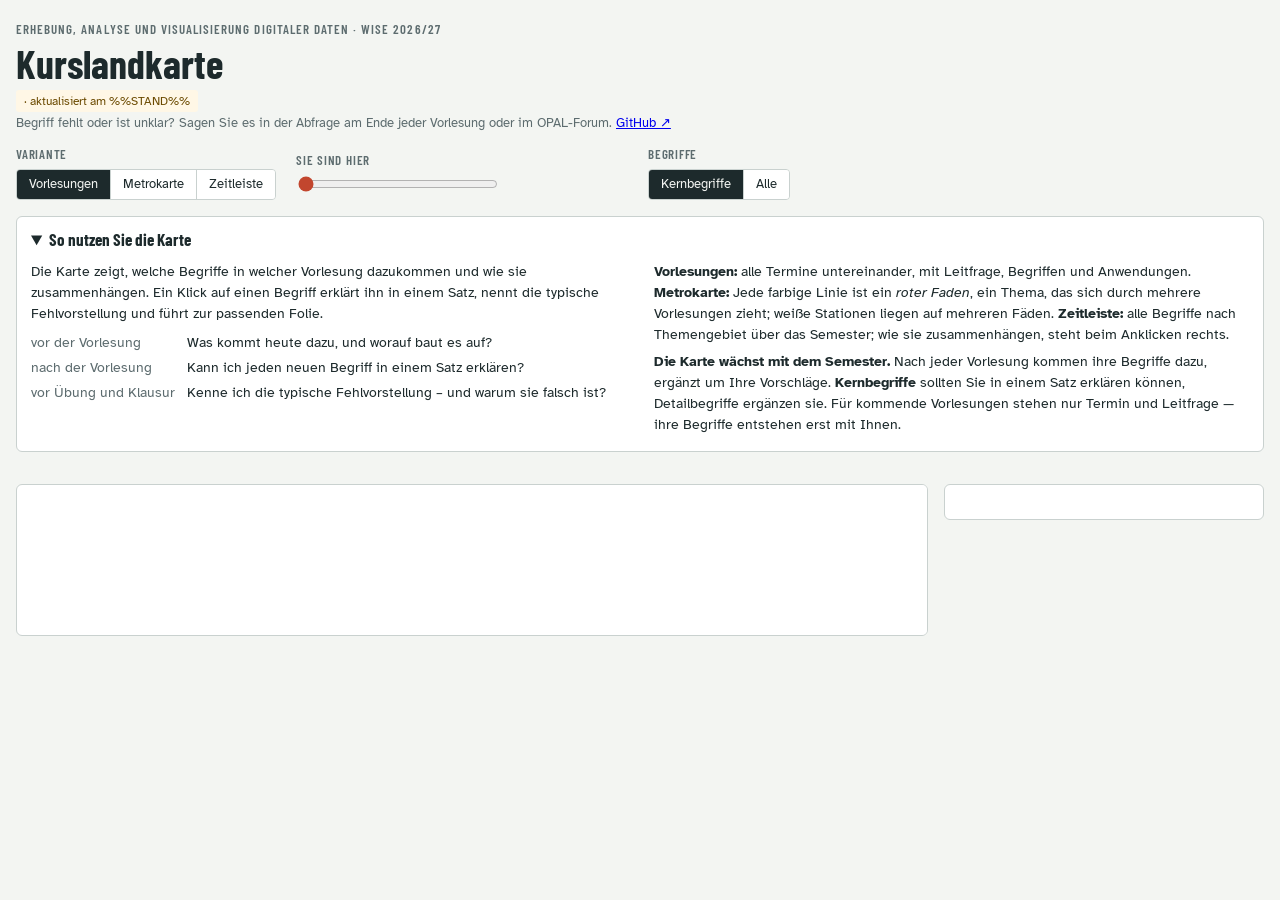
<file: kurslandkarte/vorlage.html>
<!doctype html>
<html lang="de">
<head>
<meta charset="utf-8">
<meta name="viewport" content="width=device-width, initial-scale=1, viewport-fit=cover">
<meta name="description" content="Kurslandkarte der Vorlesung Erhebung, Analyse und Visualisierung digitaler Daten (TU Bergakademie Freiberg): Begriffe, Zusammenhänge und didaktische Fäden über das Semester.">
<title>EAVD Kurslandkarte</title>
<style>
*, *::before, *::after { box-sizing: border-box; }
html { color-scheme: light; }
body { margin: 0; }
img { max-width: 100%; }
[hidden] { display: none !important; }
</style>
<link rel="preconnect" href="https://fonts.googleapis.com">
<link rel="preconnect" href="https://fonts.gstatic.com" crossorigin>
<link rel="stylesheet" href="https://fonts.googleapis.com/css2?family=Barlow+Condensed:wght@500;600;700&family=Atkinson+Hyperlegible:ital,wght@0,400;0,700;1,400&family=JetBrains+Mono:wght@400;600&display=swap">
<style>
:root {
  --bg: #f3f5f2;
  --surface: #ffffff;
  --ink: #1d2a2c;
  --muted: #5d6c6f;
  --faint: #c9d1cf;
  --grid: #e3e8e5;
  --phase-einstieg: #e7eee9;
  --phase-grundlagen: #edf1f5;
  --phase-zaesur: #f6ece7;
  --phase-analyse: #eeecf5;
  --l-denken: #1f7a8c;
  --l-typen: #b7800f;
  --l-daten: #7a4e9c;
  --l-erhebung: #c2462e;
  --l-analyse: #2f5da8;
  --t1: #d4502b;
  --t2: #1b8a5a;
  --t3: #b08400;
  --t4: #2d63c8;
  --t5: #8e44ad;
  --t6: #1596a8;
  --edge: #7d8b8e;
  --focus: #1d2a2c;
  --here: #c2462e;
  --note-bg: #fff7e6;
  --note-ink: #6b4a00;
  color-scheme: light;
}
@media (prefers-color-scheme: dark) {
  :root:not([data-theme="light"]) {
    --bg: #141a1b;
    --surface: #1c2426;
    --ink: #e4ebe9;
    --muted: #9aa9ab;
    --faint: #3a4648;
    --grid: #263032;
    --phase-einstieg: #1b2a23;
    --phase-grundlagen: #1b2330;
    --phase-zaesur: #2d201c;
    --phase-analyse: #231f31;
    --l-denken: #4fb3c6;
    --l-typen: #e0ab3d;
    --l-daten: #b58ad6;
    --l-erhebung: #ee7a60;
    --l-analyse: #6f98e0;
    --t1: #f07a55;
    --t2: #3fbf86;
    --t3: #e0b53a;
    --t4: #6e9bf0;
    --t5: #c08ae0;
    --t6: #45c3d4;
    --edge: #8a999b;
    --focus: #e4ebe9;
    --here: #ee7a60;
    --note-bg: #2e2716;
    --note-ink: #f0d49a;
    color-scheme: dark;
  }
}
:root[data-theme="dark"] {
  --bg: #141a1b;
  --surface: #1c2426;
  --ink: #e4ebe9;
  --muted: #9aa9ab;
  --faint: #3a4648;
  --grid: #263032;
  --phase-einstieg: #1b2a23;
  --phase-grundlagen: #1b2330;
  --phase-zaesur: #2d201c;
  --phase-analyse: #231f31;
  --l-denken: #4fb3c6;
  --l-typen: #e0ab3d;
  --l-daten: #b58ad6;
  --l-erhebung: #ee7a60;
  --l-analyse: #6f98e0;
  --t1: #f07a55;
  --t2: #3fbf86;
  --t3: #e0b53a;
  --t4: #6e9bf0;
  --t5: #c08ae0;
  --t6: #45c3d4;
  --edge: #8a999b;
  --focus: #e4ebe9;
  --here: #ee7a60;
  --note-bg: #2e2716;
  --note-ink: #f0d49a;
  color-scheme: dark;
}

body {
  background: var(--bg);
  color: var(--ink);
  font-family: "Atkinson Hyperlegible", "Segoe UI", system-ui, sans-serif;
  font-size: 15px;
  line-height: 1.5;
}
.wrap {
  padding-inline: 16px;
  padding-block: 20px 32px;
  max-width: 1480px;
  margin: 0 auto;
  display: grid;
  gap: 16px;
}
header {
  display: flex;
  flex-wrap: wrap;
  align-items: flex-end;
  justify-content: space-between;
  gap: 12px 24px;
}
.titleblock { display: grid; gap: 2px; }
.eyebrow {
  font-family: "Barlow Condensed", "Arial Narrow", sans-serif;
  font-weight: 600;
  letter-spacing: .08em;
  text-transform: uppercase;
  color: var(--muted);
  font-size: 13px;
}
h1 {
  font-family: "Barlow Condensed", "Arial Narrow", sans-serif;
  font-weight: 700;
  font-size: clamp(28px, 4vw, 40px);
  line-height: 1.05;
  margin: 0;
  text-wrap: balance;
}
.sample {
  display: inline-block;
  font-size: 12px;
  padding: 2px 8px;
  border-radius: 3px;
  background: var(--note-bg);
  color: var(--note-ink);
  margin-top: 4px;
  width: fit-content;
}
.controls {
  display: flex;
  flex-wrap: wrap;
  align-items: center;
  gap: 12px 20px;
  flex-basis: 100%;   /* immer eigene Zeile: springt nicht, wenn Ansichten Schalter aus- oder einblenden */
}
.control { display: grid; gap: 4px; }
.control label, .control .lbl {
  font-family: "Barlow Condensed", "Arial Narrow", sans-serif;
  font-weight: 600;
  font-size: 13px;
  letter-spacing: .06em;
  text-transform: uppercase;
  color: var(--muted);
}
.here-row { display: flex; align-items: center; gap: 10px; }
input[type=range] { width: 200px; accent-color: var(--here); }
.here-val {
  font-family: "JetBrains Mono", ui-monospace, monospace;
  font-size: 13px;
  min-width: 118px;
  font-variant-numeric: tabular-nums;
}
.seg {
  display: inline-flex;
  border: 1px solid var(--faint);
  border-radius: 4px;
  overflow: hidden;
}
.seg button {
  font: inherit;
  font-size: 13px;
  padding: 5px 12px;
  background: var(--surface);
  color: var(--ink);
  border: 0;
  cursor: pointer;
}
.seg button + button { border-left: 1px solid var(--faint); }
.seg button[aria-pressed="true"] { background: var(--ink); color: var(--bg); }
.seg button:focus-visible, .legend button:focus-visible { outline: 2px solid var(--here); outline-offset: 2px; }

.legend {
  display: flex;
  flex-wrap: wrap;
  gap: 8px 18px;
  align-items: center;
}
.legend button {
  font: inherit;
  font-size: 14px;
  display: inline-flex;
  align-items: center;
  gap: 8px;
  background: none;
  border: 0;
  padding: 2px 0;
  color: var(--ink);
  cursor: pointer;
}
.legend button[aria-pressed="false"] { color: var(--muted); text-decoration: line-through; }
.legend .swatch { width: 22px; height: 6px; border-radius: 3px; display: inline-block; }
.legend button[aria-pressed="false"] .swatch { opacity: .3; }

.stage {
  display: grid;
  grid-template-columns: minmax(0, 1fr) 320px;
  gap: 16px;
  align-items: start;
}
@media (max-width: 980px) {
  .stage { grid-template-columns: minmax(0, 1fr); }
}
.mapbox {
  background: var(--surface);
  border: 1px solid var(--faint);
  border-radius: 6px;
  display: flex;
  overflow: hidden;
  min-width: 0;
}
.mapbox #side { flex: none; }
.scroller { overflow-x: auto; overflow-y: hidden; min-width: 0; flex: 1; }
.mapbox { position: relative; }
.mapbox::after { content: ""; position: absolute; top: 0; right: 0; bottom: 0; width: 28px; pointer-events: none; background: linear-gradient(to right, transparent, var(--surface)); }
svg { display: block; }
.lane-title {
  font-family: "Barlow Condensed", "Arial Narrow", sans-serif;
  font-weight: 700;
  font-size: 14px;
  letter-spacing: .05em;
  text-transform: uppercase;
}
.col-head {
  font-family: "Barlow Condensed", "Arial Narrow", sans-serif;
  font-weight: 700;
  font-size: 18px;
  fill: var(--ink);
}
.col-short {
  font-family: "Barlow Condensed", "Arial Narrow", sans-serif;
  font-weight: 500;
  font-size: 13px;
  fill: var(--muted);
}
.col-date {
  font-family: "JetBrains Mono", ui-monospace, monospace;
  font-size: 10.5px;
  fill: var(--muted);
}
.phase-label {
  font-family: "Barlow Condensed", "Arial Narrow", sans-serif;
  font-weight: 600;
  font-size: 12px;
  letter-spacing: .08em;
  text-transform: uppercase;
  fill: var(--muted);
}
.station { cursor: pointer; }
.station text {
  font-size: 12.5px;
  fill: var(--ink);
  paint-order: stroke;
  stroke: var(--surface);
  stroke-width: 4px;
  stroke-linejoin: round;
}
.station.code text { font-family: "JetBrains Mono", ui-monospace, monospace; font-size: 11.5px; }
.station .dot { stroke-width: 3; fill: var(--surface); }
.station.future { opacity: .55; }
.station.dim { opacity: .18; }
.station.nb .dot { fill: currentColor; }
.station.sel .dot { fill: currentColor; stroke: var(--focus); stroke-width: 3.5; }
.station.sel text { font-weight: 700; }
.station.detail text { font-size: 11.5px; }
.station.code.detail text { font-size: 11px; }
.col-status {
  font-family: "Barlow Condensed", "Arial Narrow", sans-serif;
  font-size: 11px;
  font-style: italic;
  fill: var(--muted);
}
.goto { display: grid; gap: 4px; }
.station:focus { outline: none; }
.station:focus-visible .ring { stroke: var(--here); stroke-width: 2; stroke-dasharray: 3 2; }
.line { fill: none; stroke-width: 6; stroke-linecap: round; stroke-linejoin: round; }
.line.dim { opacity: .15; }
.stub { stroke-width: 3; stroke-linecap: round; }
.rail { stroke-width: 2; opacity: .35; }
.mline { fill: none; stroke-width: 7; stroke-linecap: round; stroke-linejoin: round; }
.mline.dim { opacity: .14; }
.station.metro text { font-size: 12.5px; font-weight: 400; }
.station.metro text.xlabel { font-weight: 700; }
.mstop { fill: var(--surface); stroke-width: 3; }
.xchg { fill: var(--surface); stroke: var(--ink); stroke-width: 3; }
.station.metro.sel .xchg, .station.metro.sel .mstop { stroke: var(--here); stroke-width: 4; }
[hidden] { display: none !important; }
.feedback { font-size: 13px; color: var(--muted); }
.feedback:hover { color: var(--ink); }
.legendrow { display: flex; flex-wrap: wrap; gap: 6px 14px; align-items: center; }
.threads li { display: grid; gap: 2px; }
.tname { display: inline-flex; align-items: center; gap: 6px; font-size: 13px; color: var(--muted); }
.tname i { width: 16px; height: 5px; border-radius: 3px; display: inline-block; }
.hop { display: flex; flex-wrap: wrap; justify-content: space-between; gap: 4px 12px; }
.hop button { font: inherit; font-size: 14px; background: none; border: 0; padding: 0; color: var(--ink); cursor: pointer; }
.hop button:hover, .hop button:focus-visible { text-decoration: underline; }
ol.steps { list-style: decimal; padding-left: 22px; }
.edge { fill: none; stroke: var(--edge); stroke-width: 1.4; }
.edge.hi { stroke: var(--ink); stroke-width: 2; }
.edge-label {
  font-size: 11px;
  font-style: italic;
  fill: var(--ink);
  paint-order: stroke;
  stroke: var(--surface);
  stroke-width: 5px;
  stroke-linejoin: round;
}
.here-band { fill: var(--here); opacity: .07; }
.here-tag {
  font-family: "Barlow Condensed", "Arial Narrow", sans-serif;
  font-weight: 700;
  font-size: 12px;
  letter-spacing: .06em;
  text-transform: uppercase;
  fill: var(--here);
}
@media (prefers-reduced-motion: no-preference) {
  .station, .line, .edge { transition: opacity .2s ease; }
}

aside.panel {
  background: var(--surface);
  border: 1px solid var(--faint);
  border-radius: 6px;
  padding-inline: 18px;
  padding-block: 16px 18px;
  display: grid;
  gap: 12px;
  align-content: start;
}
.panel h2 {
  font-family: "Barlow Condensed", "Arial Narrow", sans-serif;
  font-size: 26px;
  line-height: 1.1;
  margin: 0;
}
.panel h2.code { font-family: "JetBrains Mono", ui-monospace, monospace; font-size: 21px; }
.meta { display: flex; flex-wrap: wrap; gap: 6px 10px; align-items: center; font-size: 13px; color: var(--muted); }
.chip {
  display: inline-flex; align-items: center; gap: 6px;
  font-size: 12.5px; padding: 1px 8px; border-radius: 10px;
  border: 1px solid var(--faint); color: var(--ink);
}
.chip i { width: 10px; height: 10px; border-radius: 50%; display: inline-block; }
.panel p { margin: 0; }
.panel h3 {
  font-family: "Barlow Condensed", "Arial Narrow", sans-serif;
  font-weight: 600;
  font-size: 13px;
  letter-spacing: .07em;
  text-transform: uppercase;
  color: var(--muted);
  margin: 0;
}
.rels { list-style: none; margin: 0; padding: 0; display: grid; gap: 4px; }
.rels button {
  font: inherit; font-size: 14px; text-align: left;
  background: none; border: 0; padding: 2px 0; cursor: pointer; color: var(--ink);
  display: flex; gap: 6px; align-items: baseline;
}
.rels button:hover span.t, .rels button:focus-visible span.t { text-decoration: underline; }
.rels .v { color: var(--muted); font-style: italic; }
.misc {
  background: var(--note-bg);
  color: var(--note-ink);
  border-radius: 4px;
  padding: 10px 12px;
  font-size: 14px;
}
.misc strong { display: block; font-size: 12px; letter-spacing: .06em; text-transform: uppercase; margin-bottom: 2px; }
.golink {
  display: inline-block;
  width: fit-content;
  font-weight: 700;
  color: var(--l-denken);
  text-decoration: none;
  border-bottom: 2px solid currentColor;
}
.hint { font-size: 13px; color: var(--muted); }
.vorbereitet { font: inherit; font-size: 13px; color: var(--muted); background: none; border: 0; padding: 0; text-align: left; cursor: pointer; }
.vorbereitet u { color: var(--ink); text-decoration-color: var(--faint); text-underline-offset: 3px; }
.vorbereitet:hover u { text-decoration-color: currentColor; }
.intro { background: var(--surface); border: 1px solid var(--faint); border-radius: 6px; padding: 10px 14px; font-size: 14px; }
.intro summary { cursor: pointer; font-family: "Barlow Condensed", "Arial Narrow", sans-serif; font-weight: 700; font-size: 17px; }
.intro .cols { display: grid; grid-template-columns: repeat(auto-fit, minmax(260px, 1fr)); gap: 4px 28px; margin-top: 8px; }
.intro p { margin: 0 0 6px; }
.intro table { border-collapse: collapse; margin: 0 0 6px; }
.intro td { padding: 2px 12px 2px 0; vertical-align: top; }
.intro td:first-child { color: var(--muted); white-space: nowrap; }
.rels .s { color: var(--muted); }
.rels button.satz { display: block; }
footer { font-size: 13px; color: var(--muted); max-width: 70ch; }
footer p { margin: 0 0 6px; }
/* ---------- Liste ---------- */
.today { font: inherit; font-size: 12px; padding: 2px 8px; border: 1px solid var(--faint); border-radius: 4px; background: var(--surface); color: var(--ink); cursor: pointer; }
.liste { list-style: none; margin: 0; padding: 0; display: grid; gap: 10px; min-width: 0; }
.liste > li.vl {
  background: var(--surface);
  border: 1px solid var(--faint);
  border-radius: 6px;
  padding: 10px 14px 12px;
  display: grid;
  gap: 8px;
}
.liste > li.vl.now { border-color: var(--here); box-shadow: inset 4px 0 0 var(--here); }
.liste > li.vl.future .chips { opacity: .8; }
.vlhead { display: flex; flex-wrap: wrap; align-items: baseline; gap: 2px 10px; }
.vlhead b { font-family: "Barlow Condensed", "Arial Narrow", sans-serif; font-size: 20px; }
.vlhead .d { font-family: "JetBrains Mono", ui-monospace, monospace; font-size: 12px; color: var(--muted); }
.vlhead .s { font-size: 15px; }
.vlhead .tag { font-family: "Barlow Condensed", "Arial Narrow", sans-serif; font-weight: 700; font-size: 12px; letter-spacing: .06em; text-transform: uppercase; color: var(--here); }
.vlhead .tag.muted { color: var(--muted); }
.vlhead a { margin-left: auto; font-size: 13px; color: var(--muted); }
.vlhead a + a { margin-left: 0; }
.chips { display: flex; flex-wrap: wrap; gap: 6px; }
.chips button {
  font: inherit; font-size: 14px;
  display: inline-flex; align-items: center; gap: 6px;
  padding: 3px 10px; border-radius: 14px;
  border: 1px solid var(--faint); background: var(--surface); color: var(--ink); cursor: pointer;
}
.chips button i { width: 9px; height: 9px; border-radius: 50%; flex: none; }
.chips button.detail { font-size: 13px; padding: 2px 8px; color: var(--muted); }
.chips button.code .n { font-family: "JetBrains Mono", ui-monospace, monospace; font-size: 13px; }
.chips button[aria-pressed="true"] { border-color: var(--ink); box-shadow: 0 0 0 1px var(--ink); font-weight: 700; }
.chips button:focus-visible { outline: 2px solid var(--here); outline-offset: 2px; }
.liste .panel { margin-top: 2px; }
.vlhead + .frage, .frage { font-size: 14px; font-style: italic; color: var(--muted); margin-top: -4px; }
.chips.vorschau { opacity: .5; align-items: center; }
.chips.vorschau button { border-style: dashed; font-style: italic; }
.station.vorschau { opacity: .4; }
.station.vorschau text { font-style: italic; }
.chips.apps { padding-top: 6px; border-top: 1px dashed var(--faint); align-items: center; }
.apps-lbl { font-family: "Barlow Condensed", "Arial Narrow", sans-serif; font-weight: 600; font-size: 12px; letter-spacing: .06em; text-transform: uppercase; color: var(--muted); margin-right: 4px; }
.chips.apps button { border-radius: 4px; border-style: dashed; }
.chips.apps .fach { font-size: 11.5px; color: var(--muted); margin-left: 2px; }
.chips.apps .fach::before { content: "· "; }
@media (min-width: 981px) {
  aside.panel { position: sticky; top: 12px; max-height: calc(100vh - 24px); overflow-y: auto; }
}
@media (max-width: 600px) {
  .lane-title { font-size: 11px; letter-spacing: .02em; }
  input[type=range] { width: 150px; }
  .here-val { min-width: 0; }
}

</style>
</head>
<body>
<div class="wrap">
  <header>
    <div class="titleblock">
      <span class="eyebrow">Erhebung, Analyse und Visualisierung digitaler Daten · WiSe 2026/27</span>
      <h1>Kurslandkarte</h1>
      <span class="sample"><span id="count"></span> · aktualisiert am %%STAND%%</span>
      <span class="feedback">Begriff fehlt oder ist unklar? Sagen Sie es in der Abfrage am Ende jeder Vorlesung oder im OPAL-Forum. <a href="https://github.com/TUBAF-IfI-LiaScript/VL_EAVD/issues/new?title=Kurslandkarte%3A%20&amp;labels=kurslandkarte" target="_blank" rel="noopener">GitHub ↗</a></span>
    </div>
    <div class="controls">
      <div class="control">
        <span class="lbl" id="modeLbl">Variante</span>
        <div class="seg" role="group" aria-labelledby="modeLbl">
          <button id="mListe" aria-pressed="true" title="Alle Vorlesungen untereinander, mit Leitfrage, Begriffen und Anwendungen">Vorlesungen</button>
          <button id="mMetro" aria-pressed="false" title="Jede farbige Linie ist ein roter Faden: ein Thema, das sich durch mehrere Vorlesungen zieht">Metrokarte</button>
          <button id="mZeit" aria-pressed="false" title="Alle Begriffe nach Themengebiet über das Semester">Zeitleiste</button>
        </div>
      </div>
      <div class="control">
        <label for="here" title="Folgt dem heutigen Datum; mit dem Regler blättern Sie vor und zurück">Sie sind hier</label>
        <div class="here-row">
          <input id="here" type="range" min="0" max="14" step="1" value="0">
          <span class="here-val" id="hereVal"></span>
          <button class="today" id="today" hidden>heute</button>
        </div>
      </div>
      <div class="control" id="ctlLevel">
        <span class="lbl" id="lvlLbl">Begriffe</span>
        <div class="seg" role="group" aria-labelledby="lvlLbl">
          <button id="eKern" aria-pressed="true" title="Begriffe, die Sie in einem Satz erklären können sollten">Kernbegriffe</button>
          <button id="eAlle" aria-pressed="false" title="Kernbegriffe und ergänzende Detailbegriffe">Alle</button>
        </div>
      </div>
    </div>
  </header>

  <details class="intro" id="intro" open>
    <summary>So nutzen Sie die Karte</summary>
    <div class="cols">
      <div>
        <p>Die Karte zeigt, welche Begriffe in welcher Vorlesung dazukommen und wie sie zusammenhängen. Ein Klick auf einen Begriff erklärt ihn in einem Satz, nennt die typische Fehlvorstellung und führt zur passenden Folie.</p>
        <table>
          <tr><td>vor der Vorlesung</td><td>Was kommt heute dazu, und worauf baut es auf?</td></tr>
          <tr><td>nach der Vorlesung</td><td>Kann ich jeden neuen Begriff in einem Satz erklären?</td></tr>
          <tr><td>vor Übung und Klausur</td><td>Kenne ich die typische Fehlvorstellung – und warum sie falsch ist?</td></tr>
        </table>
      </div>
      <div>
        <p><strong>Vorlesungen:</strong> alle Termine untereinander, mit Leitfrage, Begriffen und Anwendungen. <strong>Metrokarte:</strong> Jede farbige Linie ist ein <em>roter Faden</em>, ein Thema, das sich durch mehrere Vorlesungen zieht; weiße Stationen liegen auf mehreren Fäden. <strong>Zeitleiste:</strong> alle Begriffe nach Themengebiet über das Semester; wie sie zusammenhängen, steht beim Anklicken rechts.</p>
        <p><strong>Die Karte wächst mit dem Semester.</strong> Nach jeder Vorlesung kommen ihre Begriffe dazu, ergänzt um Ihre Vorschläge. <strong>Kernbegriffe</strong> sollten Sie in einem Satz erklären können, Detailbegriffe ergänzen sie. Für kommende Vorlesungen stehen nur Termin und Leitfrage — ihre Begriffe entstehen erst mit Ihnen.</p>
      </div>
    </div>
  </details>

  <div class="legendrow"><span class="hint" id="legendHint"></span><div class="legend" id="legend"></div></div>

  <div class="stage">
    <div class="mapbox" id="mapwrap">
      <svg id="side" aria-hidden="true"></svg>
      <div class="scroller" id="mapbox">
        <svg id="map" role="img" aria-labelledby="mapTitle"><title id="mapTitle">Kurslandkarte: Begriffe der Vorlesung über 15 Termine</title></svg>
      </div>
    </div>
    <ol class="liste" id="liste" hidden></ol>
    <aside class="panel" id="panel" aria-live="polite"></aside>
  </div>

</div>

<script id="kartendaten" type="application/json">
%%DATEN%%
</script>
<script>
const DATA = JSON.parse(document.getElementById("kartendaten").textContent);
const BASE = "https://liascript.github.io/course/?https://raw.githubusercontent.com/TUBAF-IfI-LiaScript/VL_EAVD/master/";
const LECTURES = DATA.vorlesungen.map(v => {
  const [y, m, d] = v.datum.split("-");
  return { nr: String(v.vl).padStart(2, "0"), iso: v.datum, date: `${d}.${m}.`, short: v.kurz, frage: v.leitfrage, frei: v.freigegeben !== false, pdf: v.pdf, file: v.datei, status: v.status, sections: v.abschnitte };
});
// Aktuelle Vorlesung: die letzte, deren Termin erreicht ist (vor Semesterbeginn: VL 00)
const TODAY = new Date().toISOString().slice(0, 10);
const HERE_TODAY = Math.max(0, LECTURES.filter(l => l.iso <= TODAY).length - 1);
const BEFORE_START = TODAY < LECTURES[0].iso;
const PHASES = [
  { from: 0, to: 2, name: "Einstieg", v: "--phase-einstieg" },
  { from: 3, to: 7, name: "Grundlagen am Datensatz", v: "--phase-grundlagen" },
  { from: 8, to: 8, name: "Zäsur", v: "--phase-zaesur" },
  { from: 9, to: 9, name: "Grundlagen", v: "--phase-grundlagen" },
  { from: 10, to: 14, name: "Datenanalyse", v: "--phase-analyse" }
];
const LINES = [
  { id: "denken", name: "Programme & Abläufe", v: "--l-denken" },
  { id: "typen", name: "Werte & Sammlungen", v: "--l-typen" },
  { id: "daten", name: "Daten & Dateien", v: "--l-daten" },
  { id: "erhebung", name: "Daten erheben", v: "--l-erhebung" },
  { id: "analyse", name: "Auswerten & Darstellen", v: "--l-analyse" }
];
const THREADV = ["--t1", "--t2", "--t3", "--t4", "--t5", "--t6"];
const THREADS = DATA.faeden.map((f, i) => ({ id: f.id, name: f.name, text: f.beschreibung, st: f.stationen, weiter: f.weiter, v: THREADV[i] }));
const ALL = DATA.begriffe.map(b => ({ id: b.id, name: b.name, line: b.linie, vl: b.vl, sec: b.abschnitt, level: b.ebene, code: b.code, text: b.erklaerung, mis: b.fehlvorstellung }));
const EDGES = DATA.beziehungen.map(r => [r.von, r.nach, r.text]);
const byId = Object.fromEntries(ALL.map(n => [n.id, n]));
// Anwendungen: konkrete Fragen an echte Daten, die mehrere Schlagworte nutzen
const APPS = (DATA.anwendungen || []).map(a => ({ id: a.id, name: a.titel, fach: a.fach, vl: a.vl, sec: a.abschnitt, data: a.datensatz, uses: a.schlagworte, from: a.herkunft }));
const byApp = Object.fromEntries(APPS.map(a => [a.id, a]));
const appsOf = {};
APPS.forEach(a => a.uses.forEach(k => (appsOf[k] = appsOf[k] || []).push(a)));
const lineById = Object.fromEntries(LINES.map(l => [l.id, l]));
const threadById = Object.fromEntries(THREADS.map(t => [t.id, t]));
const threadsOf = {};
THREADS.forEach(t => t.st.forEach(s => (threadsOf[s] = threadsOf[s] || []).push(t.id)));
const nbs = {};
ALL.forEach(n => nbs[n.id] = []);
EDGES.forEach(([a, b, t]) => { nbs[a].push({ id: b, t, dir: "out" }); nbs[b].push({ id: a, t, dir: "in" }); });

const $ = (s) => document.querySelector(s);
const svgNS = "http://www.w3.org/2000/svg";
const css = (v) => getComputedStyle(document.documentElement).getPropertyValue(v).trim();
const reduce = () => matchMedia("(prefers-reduced-motion: reduce)").matches;

const narrow = () => matchMedia("(max-width: 980px)").matches;
// Begriffe erscheinen erst nach ihrer Vorlesung (Freigabe); erzeuge.py liefert ohnehin nur freigegebene
const sichtbar = (n) => n && LECTURES[n.vl].frei;
const state = { mode: "liste", here: HERE_TODAY, detail: false, sel: null, thread: null, hidden: new Set() };
try {
  const saved = JSON.parse(localStorage.getItem("eavd-map") || "{}");
  if (typeof saved.detail === "boolean") state.detail = saved.detail;
  if (["liste", "metro", "zeit"].includes(saved.mode)) state.mode = saved.mode;
} catch (e) {}
// „Sie sind hier“ wird bewusst nicht gespeichert: Es folgt immer dem Datum.
function save() { try { localStorage.setItem("eavd-map", JSON.stringify({ detail: state.detail, mode: state.mode })); } catch (e) {} }

const TOP = 108;
let SIDE = 150, COL = 118, W = 0, H = 0, pos = {}, shown = [], laneY = {}, trackY = {};

function el(name, attrs, parent) {
  const e = document.createElementNS(svgNS, name);
  for (const k in attrs) e.setAttribute(k, attrs[k]);
  if (parent) parent.appendChild(e);
  return e;
}
const svg = $("#map"), side = $("#side");
const defs = el("defs", {}, svg);
const mk = el("marker", { id: "arrow", viewBox: "0 0 10 10", refX: 17, refY: 5, markerWidth: 7, markerHeight: 7, orient: "auto-start-reverse" }, defs);
el("path", { d: "M0,0 L10,5 L0,10 z", fill: "var(--edge)" }, mk);
const gBack = el("g", {}, svg), gLines = el("g", {}, svg), gEdges = el("g", {}, svg), gSt = el("g", {}, svg), gLabels = el("g", {}, svg);

function setSize() {
  SIDE = matchMedia("(max-width: 600px)").matches ? 118 : 150;
  W = COL * LECTURES.length + 60;
  svg.setAttribute("viewBox", `0 0 ${W} ${H}`); svg.setAttribute("width", W); svg.setAttribute("height", H);
  side.setAttribute("viewBox", `0 0 ${SIDE} ${H}`); side.setAttribute("width", SIDE); side.setAttribute("height", H);
}

/* ---------- Layout: Zeitleiste ---------- */
function layoutZeit() {
  COL = 118;
  const ROW = 30, PAD = 18;
  shown = ALL.filter(n => sichtbar(n) && !state.hidden.has(n.line) && (state.detail || n.level === 1 || n.id === state.sel));
  const count = {};
  shown.forEach(n => { const k = n.line + "|" + n.vl; count[k] = (count[k] || 0) + 1; });
  let y = TOP;
  laneY = {};
  LINES.forEach(l => {
    laneY[l.id] = y;
    if (state.hidden.has(l.id)) return;
    y += Math.max(1, ...LECTURES.map((_, i) => count[l.id + "|" + i] || 0)) * ROW + PAD * 2;
  });
  H = y + 8;
  pos = {};
  const used = {};
  shown.slice().sort((a, b) => a.level - b.level || a.sec - b.sec).forEach(n => {
    const k = n.line + "|" + n.vl;
    const i = used[k] = (used[k] || 0); used[k]++;
    pos[n.id] = { x: COL * n.vl + 22, y: laneY[n.line] + PAD + 10 + i * ROW };
  });
}

/* ---------- Layout: Metrokarte ---------- */
function layoutMetro() {
  COL = 150;
  const TRACK = 70;
  trackY = {};
  THREADS.forEach((t, i) => trackY[t.id] = TOP + 40 + i * TRACK);
  H = TOP + 40 + THREADS.length * TRACK + 10;
  const ids = [...new Set(THREADS.flatMap(t => t.st))].filter(id => sichtbar(byId[id]));
  shown = ids.map(id => byId[id]);
  pos = {};
  for (let v = 0; v < LECTURES.length; v++) {
    const col = ids.filter(id => byId[id].vl === v);
    if (!col.length) continue;
    // Reihenfolge in der Spalte: topologisch entlang der Fäden
    const succ = {}, indeg = {};
    col.forEach(id => { succ[id] = []; indeg[id] = 0; });
    THREADS.forEach(t => t.st.forEach((s, k) => {
      const nx = t.st[k + 1];
      if (nx && succ[s] && succ[nx] !== undefined && !succ[s].includes(nx)) { succ[s].push(nx); indeg[nx]++; }
    }));
    const order = [], queue = col.filter(id => indeg[id] === 0);
    while (queue.length) { const u = queue.shift(); order.push(u); succ[u].forEach(w => { if (--indeg[w] === 0) queue.push(w); }); }
    const step = col.length > 1 ? Math.min(46, (COL - 40) / (col.length - 1)) : 0;
    order.forEach((id, k) => {
      const ys = threadsOf[id].map(t => trackY[t]);
      const spread = Math.max(...ys) - Math.min(...ys);
      const y = spread <= TRACK ? ys.reduce((a, b) => a + b, 0) / ys.length : ys[0];
      pos[id] = { x: COL * v + 24 + k * step, y };
    });
  }
}

function octi(p, q) {
  const dx = q.x - p.x, dy = q.y - p.y, ady = Math.abs(dy);
  if (ady < 0.5) return ` L${q.x},${q.y}`;
  if (dx <= ady + 2) return ` L${q.x},${q.y}`;
  const flat = (dx - ady) / 2;
  return ` L${p.x + flat},${p.y} L${p.x + flat + ady},${q.y} L${q.x},${q.y}`;
}

/* ---------- Hintergrund (beide Ansichten) ---------- */
function drawBackground() {
  gBack.innerHTML = "";
  PHASES.forEach(p => {
    const x = COL * p.from, w = COL * (p.to - p.from + 1);
    el("rect", { x, y: 0, width: w, height: H, fill: css(p.v) }, gBack);
    el("text", { x: x + 8, y: 16, class: "phase-label" }, gBack).textContent = p.name;
  });
  LECTURES.forEach((l, i) => {
    const x = COL * i;
    el("line", { x1: x, y1: 24, x2: x, y2: H, stroke: css("--grid"), "stroke-width": 1 }, gBack);
    el("text", { x: x + 8, y: 46, class: "col-head" }, gBack).textContent = "VL " + l.nr;
    el("text", { x: x + 8, y: 62, class: "col-date" }, gBack).textContent = l.date;
    el("text", { x: x + 8, y: 78, class: "col-short" }, gBack).textContent = l.short;
    if (l.status !== "ausgearbeitet") el("text", { x: x + 8, y: 94, class: "col-status" }, gBack).textContent = l.status === "Rumpf" ? "Rumpf" : "in Planung";
  });
  const hx = COL * state.here;
  el("rect", { x: hx, y: 24, width: COL, height: H - 24, class: "here-band" }, gBack);
  el("text", { x: hx + COL - 8, y: 32, "text-anchor": "end", class: "here-tag" }, gBack).textContent = "▼ Sie sind hier";
  side.innerHTML = "";
  el("rect", { x: 0, y: 0, width: SIDE, height: H, fill: css("--surface") }, side);
  el("line", { x1: SIDE - 0.5, y1: 0, x2: SIDE - 0.5, y2: H, stroke: css("--faint") }, side);
  const titles = state.mode === "metro"
    ? THREADS.map(t => ({ name: t.name, v: t.v, y: trackY[t.id] - 8, dim: state.thread && state.thread !== t.id }))
    : LINES.filter(l => !state.hidden.has(l.id)).map(l => ({ name: l.name, v: l.v, y: laneY[l.id] + 22 }));
  titles.forEach(t => {
    el("rect", { x: 12, y: t.y - 4, width: 18, height: 6, rx: 3, fill: css(t.v), opacity: t.dim ? .3 : 1 }, side);
    const tx = el("text", { x: 12, y: t.y + 20, class: "lane-title", fill: css(t.v), opacity: t.dim ? .35 : 1 }, side);
    const words = t.name.includes(" & ") ? t.name.split(" & ").map((w, i, a) => w + (i < a.length - 1 ? " &" : "")) : wrap(t.name, SIDE < 150 ? 11 : 18);
    words.forEach((w, i) => { el("tspan", { x: 12, dy: i ? (SIDE < 150 ? 13 : 16) : 0 }, tx).textContent = w; });
  });
}
function wrap(s, n) {
  const out = []; let cur = "";
  s.split(" ").forEach(w => { if ((cur + " " + w).trim().length > n) { out.push(cur); cur = w; } else cur = (cur + " " + w).trim(); });
  if (cur) out.push(cur);
  return out;
}

/* ---------- Zeitleiste: Schienen, Kanten, Stationen ---------- */
function drawZeit() {
  gLines.innerHTML = ""; gEdges.innerHTML = ""; gLabels.innerHTML = ""; gSt.innerHTML = "";
  LINES.forEach(l => {
    if (state.hidden.has(l.id)) return;
    const y = laneY[l.id] + 28;
    el("line", { x1: 0, y1: y, x2: W, y2: y, class: "rail", stroke: css(l.v) }, gLines);
  });
  const nbSet = new Set((nbs[state.sel] || []).map(n => n.id));
  shown.forEach(n => {
    const p = pos[n.id];
    const cls = ["station"];
    if (n.code) cls.push("code");
    if (n.level === 2) cls.push("detail");
    if (n.vl > state.here) cls.push("future");
    if (!LECTURES[n.vl].frei) cls.push("vorschau");
    if (n.id === state.sel) cls.push("sel");
    else if (nbSet.has(n.id)) cls.push("nb");
    const g = stationGroup(n, cls);
    el("circle", { cx: p.x, cy: p.y, r: n.level === 1 ? 7 : 4.5, class: "dot", stroke: css(lineById[n.line].v) }, g);
    el("text", { x: p.x + 12, y: p.y + 4 }, g).textContent = n.name;
  });
}

function stationGroup(n, cls) {
  const p = pos[n.id];
  const g = el("g", { class: cls.join(" "), tabindex: 0, role: "button", "aria-label": `${n.name}, eingeführt in VL ${LECTURES[n.vl].nr}`, style: `color:${css(lineById[n.line].v)}` }, gSt);
  el("circle", { cx: p.x, cy: p.y, r: 14, fill: "transparent", class: "ring", stroke: "none" }, g);
  g.addEventListener("click", () => select(n.id));
  g.addEventListener("keydown", (ev) => { if (ev.key === "Enter" || ev.key === " ") { ev.preventDefault(); select(n.id); } });
  return g;
}

/* ---------- Metrokarte: Linien, Stationen ---------- */
function drawMetro() {
  gLines.innerHTML = ""; gEdges.innerHTML = ""; gLabels.innerHTML = ""; gSt.innerHTML = "";
  const selThreads = state.sel ? (threadsOf[state.sel] || []) : [];
  const active = state.thread ? [state.thread] : selThreads;
  THREADS.forEach(t => {
    const pts = t.st.filter(s => pos[s]).map(s => pos[s]);
    if (!pts.length) return;
    let d = `M${pts[0].x - 18},${pts[0].y} L${pts[0].x},${pts[0].y}`;
    for (let i = 1; i < pts.length; i++) d += octi(pts[i - 1], pts[i]);
    const last = pts[pts.length - 1];
    d += ` L${last.x + 18},${last.y}`;
    const dim = active.length && !active.includes(t.id);
    el("path", { d, class: "mline" + (dim ? " dim" : ""), stroke: css(t.v) }, gLines);
  });
  shown.forEach(n => {
    const p = pos[n.id];
    const multi = (threadsOf[n.id] || []).length > 1;
    const onActive = !active.length || (threadsOf[n.id] || []).some(t => active.includes(t));
    const cls = ["station", "metro"];
    if (n.code) cls.push("code");
    if (n.vl > state.here) cls.push("future");
    const vor = !LECTURES[n.vl].frei;
    if (vor) cls.push("vorschau");
    if (n.id === state.sel) cls.push("sel");
    if (!onActive) cls.push("dim");
    const g = stationGroup(n, cls);
    if (multi) {
      el("circle", { cx: p.x, cy: p.y, r: 9, class: "xchg" }, g);
    } else {
      el("circle", { cx: p.x, cy: p.y, r: 5.5, class: "mstop", stroke: css(threadById[threadsOf[n.id][0]].v) }, g);
    }
    el("title", {}, g).textContent = n.name + (vor ? " (vorbereitet)" : "");
    if (!vor || n.id === state.sel) el("text", { x: p.x + 6, y: p.y - 12, transform: `rotate(-32 ${p.x + 6} ${p.y - 12})`, class: multi ? "xlabel" : "" }, g).textContent = n.name;
  });
}


/* ---------- Liste ---------- */
function drawListe() {
  const ol = $("#liste");
  ol.innerHTML = "";
  LECTURES.forEach((lec, v) => {
    const items = ALL.filter(n => n.vl === v && sichtbar(n) && !state.hidden.has(n.line) && (state.detail || n.level === 1 || n.id === state.sel))
      .sort((a, b) => a.level - b.level || a.sec - b.sec);
    const li = document.createElement("li");
    li.className = "vl" + (v === state.here ? " now" : v > state.here ? " future" : "");
    li.dataset.vl = v;
    const tag = v === state.here
      ? (BEFORE_START && v === HERE_TODAY ? `<span class="tag">Start am ${lec.date}</span>` : `<span class="tag">Sie sind hier</span>`)
      : lec.status !== "ausgearbeitet" ? `<span class="tag muted">in Vorbereitung</span>` : "";
    li.innerHTML = `<div class="vlhead"><b>VL ${lec.nr}</b><span class="d">${lec.date}</span><span class="s">${lec.short}</span>${tag}
      <a href="${BASE + lec.file}" target="_blank" rel="noopener">Folien ↗</a>${lec.pdf ? `<a href="${lec.pdf}" target="_blank" rel="noopener" title="Lehrbuchfassung zum Ausdrucken; Quizze und Code laufen nur in den Folien">PDF ↗</a>` : ""}</div>
      ${lec.frage ? `<div class="frage">${lec.frage}</div>` : ""}
      ${!lec.frei ? vorbereitetHinweis(v) : `<div class="chips${lec.frei ? "" : " vorschau"}">${lec.frei ? "" : '<span class="apps-lbl">Vorbereitet</span>'}${items.map(n => `<button data-id="${n.id}" class="${n.level === 2 ? "detail" : ""}${n.code ? " code" : ""}" aria-pressed="${n.id === state.sel}"><i style="background:${css(lineById[n.line].v)}"></i><span class="n">${n.name}</span></button>`).join("") || '<span class="hint">keine Begriffe in den gewählten Gebieten</span>'}</div>`}
      ${APPS.some(a => a.vl === v && sichtbar(a)) ? `<div class="chips apps"><span class="apps-lbl">Anwendungen</span>${APPS.filter(a => a.vl === v && sichtbar(a)).map(a => `<button data-id="${a.id}" aria-pressed="${a.id === state.sel}"><span class="n">${a.name}</span><span class="fach">${a.fach}</span></button>`).join("")}</div>` : ""}`;
    li.querySelectorAll(".chips button").forEach(b => b.addEventListener("click", () => {
      if (state.sel === b.dataset.id && narrow()) { state.sel = null; render(); return; }
      select(b.dataset.id);
      if (narrow()) $("#panel").scrollIntoView({ block: "nearest", behavior: reduce() ? "auto" : "smooth" });
    }));
    ol.appendChild(li);
  });
}
function plural(n, eins, viele) { return `${n} ${n === 1 ? eins : viele}`; }
function vorbereitetHinweis(v) {
  return `<div class="hint">Die Begriffe dieser Vorlesung entstehen nach der Vorlesung – mit Ihren Vorschlägen.</div>`;
}
function placePanel() {
  const panel = $("#panel"), stage = $(".stage");
  const inline = state.mode === "liste" && narrow() && state.sel;
  if (inline) {
    const li = $(`#liste li.vl[data-vl="${byId[state.sel].vl}"]`);
    if (panel.parentNode !== li) li.appendChild(panel);
  } else if (panel.parentNode !== stage) stage.appendChild(panel);
  panel.hidden = state.mode === "liste" && narrow() && !state.sel;
}
function defaultSel() {
  const cand = ALL.filter(n => sichtbar(n) && n.level === 1 && n.vl <= state.here && (state.mode !== "metro" || threadsOf[n.id])).sort((a, b) => b.vl - a.vl);
  return cand.length ? cand[0].id : null;
}

/* ---------- Seitenfeld ---------- */
// Beziehung als Satz: „A <Text> B“, der andere Begriff ist anklickbar
function relItem(r, n) {
  const m = byId[r.id], vl = `<span class="v"> · VL ${LECTURES[m.vl].nr}</span>`;
  return r.dir === "out"
    ? `<li><button class="satz" data-id="${r.id}"><span class="s">${n.name} ${r.t}</span> <span class="t">${m.name}</span>${vl}</button></li>`
    : `<li><button class="satz" data-id="${r.id}"><span class="t">${m.name}</span> <span class="s">${r.t} ${n.name}</span>${vl}</button></li>`;
}
function renderPanel() {
  const p = $("#panel");
  if (state.mode === "metro" && state.thread && !state.sel) {
    const t = threadById[state.thread];
    p.innerHTML = `
      <h2>${t.name}</h2>
      <div class="meta"><span class="chip"><i style="background:${css(t.v)}"></i>Faden · ${t.st.length} Stationen</span></div>
      <p>${t.text}</p>
      <h3>Stationen</h3>
      <ol class="rels steps">${t.st.map(s => `<li><button data-id="${s}"><span class="t">${byId[s].name}</span> <span class="v">VL ${LECTURES[byId[s].vl].nr}${(threadsOf[s] || []).length > 1 ? " · Umstieg" : ""}</span></button></li>`).join("")}</ol>`;
    p.querySelectorAll(".rels button").forEach(b => b.addEventListener("click", () => select(b.dataset.id, true)));
    return;
  }
  const app = byApp[state.sel];
  if (app) {
    const lec = LECTURES[app.vl];
    p.innerHTML = `
      <h2>${app.name}</h2>
      <div class="meta"><span class="chip">Anwendung · ${app.fach}</span><span>VL ${lec.nr} · ${lec.date}</span></div>
      <p><strong>Daten:</strong> ${app.data}</p>
      <h3>Nutzt die Begriffe</h3>
      <ul class="rels">${app.uses.map(k => `<li><button data-id="${k}"><span class="t">${byId[k].name}</span> <span class="v">VL ${LECTURES[byId[k].vl].nr}</span></button></li>`).join("")}</ul>
      <div class="goto">
        <span class="hint">Abschnitt ${app.sec}: ${lec.sections[app.sec - 1] || ""}</span>
        <a class="golink" href="${BASE + lec.file}#${app.sec}" target="_blank" rel="noopener">Zur Vorlesung ${lec.nr}, Abschnitt ${app.sec} ↗</a>
      </div>`;
    p.querySelectorAll(".rels button").forEach(b => b.addEventListener("click", () => select(b.dataset.id, true)));
    return;
  }
  const n = byId[state.sel];
  if (!n) { p.innerHTML = '<p class="hint">Wählen Sie eine Station oder einen Faden.</p>'; return; }
  const l = lineById[n.line], lec = LECTURES[n.vl];
  const status = n.vl < state.here ? "bereits behandelt" : n.vl === state.here ? (BEFORE_START && state.here === HERE_TODAY ? "erste Vorlesung" : "diese Woche") : "kommt noch";
  const rels = nbs[n.id].filter(r => sichtbar(byId[r.id])).sort((a, b) => byId[a.id].vl - byId[b.id].vl);
  const back = rels.filter(r => byId[r.id].vl < n.vl), same = rels.filter(r => byId[r.id].vl === n.vl), fwd = rels.filter(r => byId[r.id].vl > n.vl);
  const ths = threadsOf[n.id] || [];
  const threadHtml = ths.length ? `<h3>${ths.length > 1 ? "Liegt auf mehreren roten Fäden" : "Liegt auf dem roten Faden"}</h3><ul class="rels threads">${ths.map(tid => {
    const t = threadById[tid], st = t.st.filter(x => sichtbar(byId[x])), k = st.indexOf(n.id), pv = st[k - 1], nx = st[k + 1];
    return `<li><span class="tname"><i style="background:${css(t.v)}"></i>${t.name}</span>
      <span class="hop">${pv ? `<button data-id="${pv}">← ${byId[pv].name}</button>` : `<span class="v">Anfang</span>`}
      ${nx ? `<button data-id="${nx}">${byId[nx].name} →</button>` : `<span class="v">${t.weiter ? "Fortsetzung folgt" : "Endstation"}</span>`}</span></li>`;
  }).join("")}</ul>` : "";
  p.innerHTML = `
    <h2 class="${n.code ? "code" : ""}">${n.name}</h2>
    <div class="meta">
      <span class="chip"><i style="background:${css(l.v)}"></i>${l.name}</span>
      <span class="chip" title="${n.level === 1 ? "Sollten Sie in einem Satz erklären können" : "Ergänzt einen Kernbegriff"}">${n.level === 1 ? "Kernbegriff" : "Detailbegriff"}</span>
      <span>VL ${lec.nr} · ${lec.date} · ${status}</span>
    </div>
    <p>${n.text}</p>
    ${n.mis ? `<div class="misc"><strong>Typische Fehlvorstellung</strong>${n.mis}</div>` : ""}
    ${threadHtml}
    ${back.length ? `<h3>Aus früheren Vorlesungen</h3><ul class="rels">${back.map(r => relItem(r, n)).join("")}</ul>` : ""}
    ${same.length ? `<h3>In derselben Vorlesung</h3><ul class="rels">${same.map(r => relItem(r, n)).join("")}</ul>` : ""}
    ${fwd.length ? `<h3>Später im Semester</h3><ul class="rels">${fwd.map(r => relItem(r, n)).join("")}</ul>` : ""}
    ${(appsOf[n.id] || []).filter(sichtbar).length ? `<h3>Kommt vor in</h3><ul class="rels">${appsOf[n.id].filter(sichtbar).map(a => `<li><button data-id="${a.id}"><span class="t">${a.name}</span> <span class="v">${a.fach} · VL ${LECTURES[a.vl].nr}</span></button></li>`).join("")}</ul>` : ""}
    <div class="goto">
      <span class="hint">Eingeführt in Abschnitt ${n.sec}: ${lec.sections[n.sec - 1] || ""}${lec.status !== "ausgearbeitet" ? " — Vorlesung in Vorbereitung" : ""}</span>
      <a class="golink" href="${BASE + lec.file}#${n.sec}" target="_blank" rel="noopener">Zur Vorlesung ${lec.nr}, Abschnitt ${n.sec} ↗</a>
    </div>`;
  p.querySelectorAll(".rels button, .hop button").forEach(b => b.addEventListener("click", () => select(b.dataset.id, true)));
}

function select(id, scroll) {
  state.sel = id;
  state.thread = null;
  if (byApp[id]) {               // Anwendungen gibt es nur in der Ansicht „Vorlesungen“
    if (state.mode !== "liste") { state.mode = "liste"; save(); }
    render();
    return;
  }
  state.hidden.delete(byId[id].line);
  if (state.mode === "metro" && !threadsOf[id]) { state.mode = "zeit"; save(); }
  render();
  if (scroll && pos[id]) {
    const box = $("#mapbox");
    box.scrollTo({ left: Math.max(0, pos[id].x - box.clientWidth / 2), behavior: reduce() ? "auto" : "smooth" });
  }
}

function renderLegend() {
  const lg = $("#legend");
  lg.innerHTML = "";
  const items = state.mode === "metro" ? THREADS : LINES;
  items.forEach(it => {
    const b = document.createElement("button");
    const on = state.mode === "metro" ? (!state.thread || state.thread === it.id) : !state.hidden.has(it.id);
    b.setAttribute("aria-pressed", String(on));
    b.innerHTML = `<span class="swatch" style="background:${css(it.v)}"></span>${it.name}`;
    b.addEventListener("click", () => {
      if (state.mode === "metro") { state.thread = state.thread === it.id ? null : it.id; state.sel = state.thread ? null : state.sel; }
      else { state.hidden.has(it.id) ? state.hidden.delete(it.id) : state.hidden.add(it.id); }
      render();
    });
    lg.appendChild(b);
  });
  $("#legendHint").textContent = state.mode === "metro" ? "Roten Faden anklicken, um ihn hervorzuheben (spätere Vorlesungen: seitlich scrollen):" : state.mode === "zeit" ? "Themengebiete ein- und ausblenden (spätere Vorlesungen: seitlich scrollen):" : "Themengebiete ein- und ausblenden:";
}

function render() {
  const lec = LECTURES[state.here];
  $("#hereVal").textContent = `VL ${lec.nr} · ${lec.date}`;
  $("#here").value = state.here;
  $("#today").hidden = state.here === HERE_TODAY;
  const pressed = [["mListe", state.mode === "liste"], ["mMetro", state.mode === "metro"], ["mZeit", state.mode === "zeit"], ["eKern", !state.detail], ["eAlle", state.detail]];
  for (const [id, on] of pressed) $("#" + id).setAttribute("aria-pressed", String(on));
  $("#ctlLevel").hidden = state.mode === "metro";
  $("#mapwrap").hidden = state.mode === "liste";
  $("#liste").hidden = state.mode !== "liste";
  const vis = ALL.filter(sichtbar);
  const nVisSt = [...new Set(THREADS.flatMap(t => t.st))].filter(id => sichtbar(byId[id])).length;
  const nFrei = LECTURES.filter(l => l.frei).length, nFreiB = ALL.filter(n => LECTURES[n.vl].frei).length, nFreiK = ALL.filter(n => LECTURES[n.vl].frei && n.level === 1).length;
  $("#count").textContent = state.mode === "metro"
    ? `${plural(THREADS.length, "roter Faden", "rote Fäden")} · ${plural(nVisSt, "Station", "Stationen")}`
    : (state.detail ? `${plural(nFreiB, "Begriff", "Begriffe")}` : `${plural(nFreiK, "Kernbegriff", "Kernbegriffe")}` + (nFreiB > nFreiK ? ` (${nFreiB - nFreiK} weitere unter „Alle“)` : ""))
      + ` aus ${plural(nFrei, "Vorlesung", "Vorlesungen")}`;
  if (state.mode === "liste") drawListe();
  else {
    if (state.mode === "metro") layoutMetro(); else layoutZeit();
    setSize();
    drawBackground();
    if (state.mode === "metro") drawMetro(); else drawZeit();
  }
  placePanel(); renderPanel(); renderLegend();
}

$("#here").addEventListener("input", (e) => {
  state.here = +e.target.value; render();
  if (state.mode === "liste") return;
  const box = $("#mapbox"), hx = COL * state.here;
  if (hx < box.scrollLeft || hx + COL > box.scrollLeft + box.clientWidth) box.scrollLeft = hx - box.clientWidth / 2;
});
function scrollToHere() {
  if (state.mode === "liste") { const now = $(`#liste li.vl[data-vl="${state.here}"]`); if (now && state.here > 0) now.scrollIntoView({ block: "start" }); return; }
  const box = $("#mapbox"), hx = COL * state.here;
  box.scrollLeft = hx + COL > box.clientWidth ? hx - box.clientWidth / 2 : 0;
}
$("#mListe").addEventListener("click", () => { state.mode = "liste"; state.thread = null; save(); render(); });
$("#mMetro").addEventListener("click", () => { state.mode = "metro"; if (!state.sel || !threadsOf[state.sel]) state.sel = defaultSel(); save(); render(); scrollToHere(); });
$("#mZeit").addEventListener("click", () => { state.mode = "zeit"; state.thread = null; if (!state.sel) state.sel = defaultSel(); save(); render(); scrollToHere(); });
$("#today").addEventListener("click", () => { state.here = HERE_TODAY; render(); scrollToHere(); });
$("#eKern").addEventListener("click", () => { state.detail = false; save(); render(); });
$("#eAlle").addEventListener("click", () => { state.detail = true; save(); render(); });
matchMedia("(prefers-color-scheme: dark)").addEventListener("change", render);
new MutationObserver(render).observe(document.documentElement, { attributes: true, attributeFilter: ["data-theme"] });

try {
  const z = localStorage.getItem("eavd-map-intro");
  $("#intro").open = z ? z === "auf" : !narrow();
} catch (e) { $("#intro").open = !narrow(); }
$("#intro").addEventListener("toggle", () => { try { localStorage.setItem("eavd-map-intro", $("#intro").open ? "auf" : "zu"); } catch (e) {} });
if (!(state.mode === "liste" && narrow())) state.sel = defaultSel();
let lastW = innerWidth;  // nur auf Breitenänderung reagieren (mobile Adressleiste ändert die Höhe)
addEventListener("resize", () => { if (innerWidth === lastW) return; lastW = innerWidth; clearTimeout(window._rs); window._rs = setTimeout(render, 150); });
render();
scrollToHere();
</script>
</body>
</html>
</file>
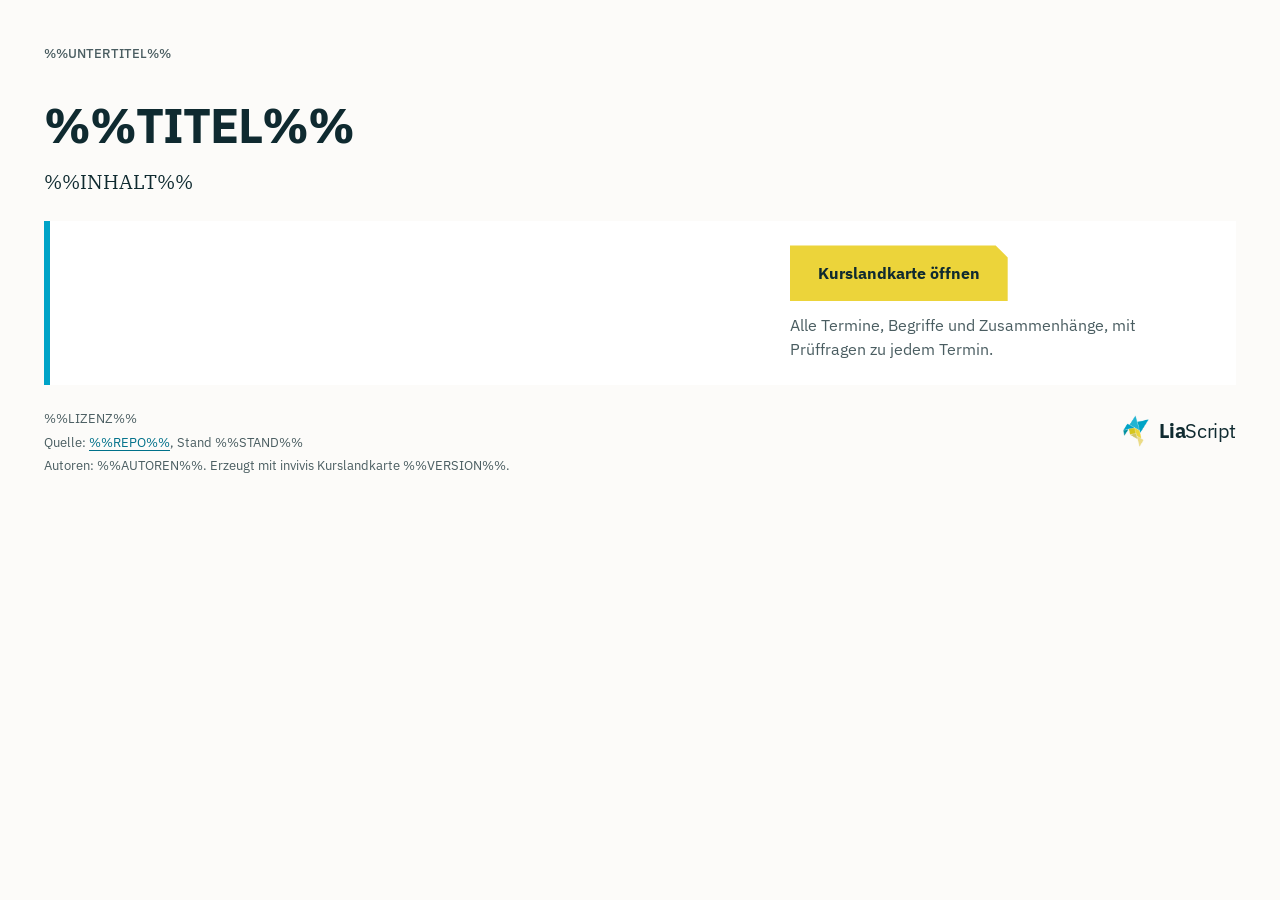
<file: kurslandkarte/invivis/startseite.html>
<!doctype html>
<html lang="de">
<head>
<meta charset="utf-8">
<meta name="viewport" content="width=device-width, initial-scale=1">
<meta name="description" content="%%BESCHREIBUNG%%">
<meta name="author" content="%%AUTOREN%%">
<meta name="generator" content="invivis-kurslandkarte %%VERSION%%">
<title>%%TITEL%%</title>
<link rel="preconnect" href="https://fonts.googleapis.com">
<link rel="preconnect" href="https://fonts.gstatic.com" crossorigin>
<link rel="stylesheet" href="https://fonts.googleapis.com/css2?family=IBM+Plex+Sans:wght@400;500;700&family=IBM+Plex+Serif:ital,wght@0,400;0,600;1,400&display=swap">
<style>
/* Kursseite nach der Lia Designsprache (Version 82), gleiche Bausteine wie die Kurslandkarte:
   Tinte auf Papier · IBM Plex · Flächen mit 6-px-Fuge · Radius 0 · Größen 13/16/20/28/48 · eine Hauptaktion in Raps */
:root {
  --bg: #FCFBF9; --surface: #FFFFFF; --gap: #ECEBE7; --ink: #0F2A30; --muted: #4A5D61;
  --link: #00718A; --brand: #00A3C7; --action: #ECD43A; --on-action: #0F2A30; --on-ink: #FCFBF9; --focus: #0F2A30;
  --sans: "IBM Plex Sans", "Segoe UI", system-ui, sans-serif;
  --serif: "IBM Plex Serif", Georgia, serif;
  --cut: 12px;
  color-scheme: light;
}
@media (prefers-color-scheme: dark) {
  :root:not([data-theme="light"]) { --bg: #0A1C21; --surface: #10292F; --gap: #173840; --ink: #EEF2F1; --muted: #A9BCBF; --link: #7FD3E6; --on-ink: #0F2A30; --focus: #ECD43A; color-scheme: dark; }
}
:root[data-theme="dark"] { --bg: #0A1C21; --surface: #10292F; --gap: #173840; --ink: #EEF2F1; --muted: #A9BCBF; --link: #7FD3E6; --on-ink: #0F2A30; --focus: #ECD43A; color-scheme: dark; }
* { box-sizing: border-box; }
body { margin: 0; background: var(--bg); color: var(--ink); font-family: var(--sans); font-size: 16px; line-height: 1.5; }
a { color: var(--link); text-underline-offset: 3px; }
:focus-visible { outline: 3px solid var(--focus); outline-offset: 3px; }
p { margin: 0; }
.wrap {
  max-width: 1240px; margin: 0 auto; display: grid; gap: 24px;
  padding-left: max(24px, env(safe-area-inset-left, 0px)); padding-right: max(24px, env(safe-area-inset-right, 0px)); padding-block: 32px 40px;
}
@media (max-width: 600px) { .wrap { padding-left: max(16px, env(safe-area-inset-left, 0px)); padding-right: max(16px, env(safe-area-inset-right, 0px)); padding-block: 24px 32px; } }

/* Kopf: wie in der Karte, eine Zeile */
.kopf { display: flex; flex-wrap: wrap; align-items: center; gap: 8px 16px; min-height: 44px; }
.kopf picture, .kopf img { display: block; height: 40px; width: auto; flex: none; }
.kopf .kicker { font-size: 13px; font-weight: 500; color: var(--muted); }

/* Titel */
.titel { display: grid; gap: 16px; max-width: 70ch; }
h1 { margin: 0; font-size: 48px; font-weight: 700; line-height: 1.05; letter-spacing: -0.02em; text-wrap: balance; }
@media (max-width: 600px) { h1 { font-size: 28px; } }
.lead { font-family: var(--serif); font-size: 20px; line-height: 1.55; }

/* Woche: Fläche mit Lia-Blau-Kante; links die Termine, rechts die Hauptaktion */
.woche {
  background: var(--surface); box-shadow: inset 6px 0 0 var(--brand);
  padding: 24px 24px 24px 30px;
  display: grid; grid-template-columns: minmax(0, 1.6fr) minmax(0, 1fr); gap: 24px 40px; align-items: start;
}
@media (max-width: 860px) { .woche { grid-template-columns: minmax(0, 1fr); } }
.termine { display: grid; gap: 20px; min-width: 0; }
.termin { display: grid; gap: 8px; }
.termin-gruppe { display: grid; gap: 8px; }
.termin-gruppe + .termin-gruppe { padding-top: 26px; box-shadow: inset 0 6px 0 var(--gap); }
.w-kicker { font-size: 13px; font-weight: 700; color: var(--muted); }
.w-titel { font-size: 28px; font-weight: 700; letter-spacing: -0.02em; line-height: 1.1; }
.w-titel .d { font-size: 16px; font-weight: 400; letter-spacing: 0; color: var(--muted); margin-inline-start: 8px; }
.termin.klein .w-titel { font-size: 20px; }
.w-frage { font-family: var(--serif); font-size: 20px; font-style: italic; line-height: 1.45; }
.termin.klein .w-frage { font-size: 16px; }
.w-links { display: flex; flex-wrap: wrap; gap: 4px 20px; }
.w-links a, .w-links span { min-height: 32px; display: inline-flex; align-items: center; }
.w-links span { color: var(--muted); }
.aktion { display: grid; gap: 12px; align-content: start; }
.aktion p { color: var(--muted); }
/* Hauptaktion: Raps, 45°-Schnitt oben rechts – die einzige auf der Seite */
.karte {
  display: inline-flex; align-items: center; width: fit-content; min-height: 56px; padding: 0 28px;
  background: var(--action); color: var(--on-action); font-weight: 700; text-decoration: none;
  clip-path: polygon(0 0, calc(100% - var(--cut)) 0, 100% var(--cut), 100% 100%, 0 100%);
}
.karte:visited { color: var(--on-action); }
.karte:hover { text-decoration: underline; }
.karte:focus-visible { clip-path: none; }

/* Inhalte als Flächen mit Fuge */
.inhalte { display: grid; grid-template-columns: repeat(auto-fit, minmax(min(100%, 360px), 1fr)); gap: 6px; }
.inhalte:empty { display: none; }
.inhalte > section { background: var(--surface); padding: 24px; display: grid; gap: 12px; align-content: start; min-width: 0; }
.inhalte h2 { margin: 0; font-size: 20px; font-weight: 700; letter-spacing: -0.02em; }
.inhalte ol, .inhalte ul { margin: 0; padding-left: 1.3em; display: grid; gap: 6px; }
.inhalte dl { margin: 0; display: grid; grid-template-columns: max-content 1fr; gap: 6px 24px; }
.inhalte dt { color: var(--muted); }
.inhalte dd { margin: 0; }
@media (max-width: 560px) { .inhalte dl { grid-template-columns: 1fr; gap: 2px; } .inhalte dd { margin-bottom: 8px; } }

footer { font-size: 13px; color: var(--muted); display: grid; grid-template-columns: minmax(0, 1fr); gap: 4px; }
footer p:empty { display: none; }
.fuss-marke { display: inline-flex; align-items: center; gap: 10px; width: fit-content; min-height: 44px; margin-bottom: 8px; color: var(--ink); text-decoration: none; }
.fuss-marke picture, .fuss-marke img { display: block; height: 32px; width: auto; }
.lia-wordmark { font-size: 20px; font-weight: 400; letter-spacing: -0.02em; }
.lia-wordmark b { font-weight: 700; }
.fuss-marke:hover .lia-wordmark { text-decoration: underline; text-underline-offset: 3px; }
/* Marke am rechten Rand, Text links in einer Spalte */
footer { grid-template-columns: minmax(0, 1fr) auto; column-gap: 32px; }
footer > p { grid-column: 1; }
footer > .fuss-marke { grid-column: 2; grid-row: 1 / span 4; justify-self: end; align-self: start; margin-bottom: 0; }
@media (max-width: 600px) { footer { grid-template-columns: minmax(0, 1fr); } footer > .fuss-marke { grid-column: 1; grid-row: auto; order: 9; margin-top: 8px; } }

</style>
</head>
<body>
<div class="wrap">
  <header class="kopf"><span class="kicker">%%UNTERTITEL%%</span></header>

  <div class="titel">
    <h1>%%TITEL%%</h1>
    <p class="lead">%%INHALT%%</p>
  </div>

  <section class="woche" aria-label="Aktuelle Termine">
    <div class="termine" id="woche" aria-live="polite"></div>
    <div class="aktion">
      <a class="karte" href="%%KARTE%%">Kurslandkarte öffnen</a>
      <p>Alle Termine, Begriffe und Zusammenhänge, mit Prüffragen zu jedem Termin.</p>
    </div>
  </section>

  <div class="inhalte" id="inhalte">%%LERNZIELE%%%%ORGANISATION%%%%KONTAKT%%</div>

  <footer>
    <a class="fuss-marke" href="https://liascript.github.io/" title="LiaScript"><picture><source srcset="[data-uri]" media="(prefers-color-scheme: dark)"><img src="[data-uri]" alt="LiaScript" height="40"></picture><span class="lia-wordmark"><b>Lia</b>Script</span></a>
    <p>%%LIZENZ%%</p>
    <p>Quelle: <a href="%%REPO%%">%%REPO%%</a>, Stand %%STAND%%</p>
    <p>Autoren: %%AUTOREN%%. Erzeugt mit invivis Kurslandkarte %%VERSION%%.</p>
  </footer>
</div>
<script id="termine" type="application/json">%%TERMINE%%</script>
<script>
// Abschnitte (Lernziele, Organisation, Kontakt) kommen als <h2>…</h2> + Inhalt; je Abschnitt eine Fläche
(() => {
  const box = document.getElementById("inhalte");
  const teile = []; let cur = null;
  [...box.childNodes].forEach(n => {
    if (n.nodeType === 1 && n.tagName === "H2") { cur = document.createElement("section"); teile.push(cur); }
    if (cur && !(n.nodeType === 3 && !n.textContent.trim())) cur.appendChild(n);
  });
  box.replaceChildren(...teile);
})();
// Termine: diese Woche (sonst der erste), danach die nächste Woche mit Terminen
const T = JSON.parse(document.getElementById("termine").textContent);
const heute = new Date(); heute.setHours(12, 0, 0, 0);
const iso = (d) => d.toISOString().slice(0, 10);
const montag = new Date(heute); montag.setDate(heute.getDate() - ((heute.getDay() + 6) % 7));
const sonntag = new Date(montag); sonntag.setDate(montag.getDate() + 6);
const termin = (t, klein) => `<div class="termin${klein ? " klein" : ""}">
  <p class="w-titel">${t.label} ${t.kurz}<span class="d">${t.wann}</span></p>
  ${t.frage ? `<p class="w-frage">${t.frage}</p>` : ""}
  <div class="w-links">${t.url ? `<a href="${t.url}">Folien öffnen</a>` : `<span>Material folgt</span>`}${t.pdf ? `<a href="${t.pdf}" title="Druckfassung; Quizze und Code laufen nur in den Folien">PDF öffnen</a>` : ""}</div>
</div>`;
const diese = T.filter(t => t.datum >= iso(montag) && t.datum <= iso(sonntag));
const erster = T.find(t => t.datum > iso(sonntag));
let naechste = [];
if (erster) {
  const [y, m, d] = erster.datum.split("-").map(Number);
  const mo = new Date(Date.UTC(y, m - 1, d)); mo.setUTCDate(mo.getUTCDate() - ((mo.getUTCDay() + 6) % 7));
  const so = new Date(mo); so.setUTCDate(mo.getUTCDate() + 6);
  naechste = T.filter(t => t.datum >= iso(mo) && t.datum <= iso(so));
}
const teile = [];
if (diese.length) teile.push(`<span class="w-kicker">Diese Woche</span>` + diese.map(t => termin(t, false)).join(""));
if (naechste.length) teile.push(`<span class="w-kicker">${T[0].datum > iso(heute) ? "Los geht es mit" : "Als Nächstes"}</span>` + naechste.map(t => termin(t, diese.length > 0)).join(""));
const box = document.getElementById("woche");
if (teile.length) box.innerHTML = teile.map(x => `<div class="termin-gruppe">${x}</div>`).join("");
else box.innerHTML = `<span class="w-kicker">Semester beendet</span><p>Alle Termine finden Sie in der Kurslandkarte.</p>`;
</script>
</body>
</html>
</file>
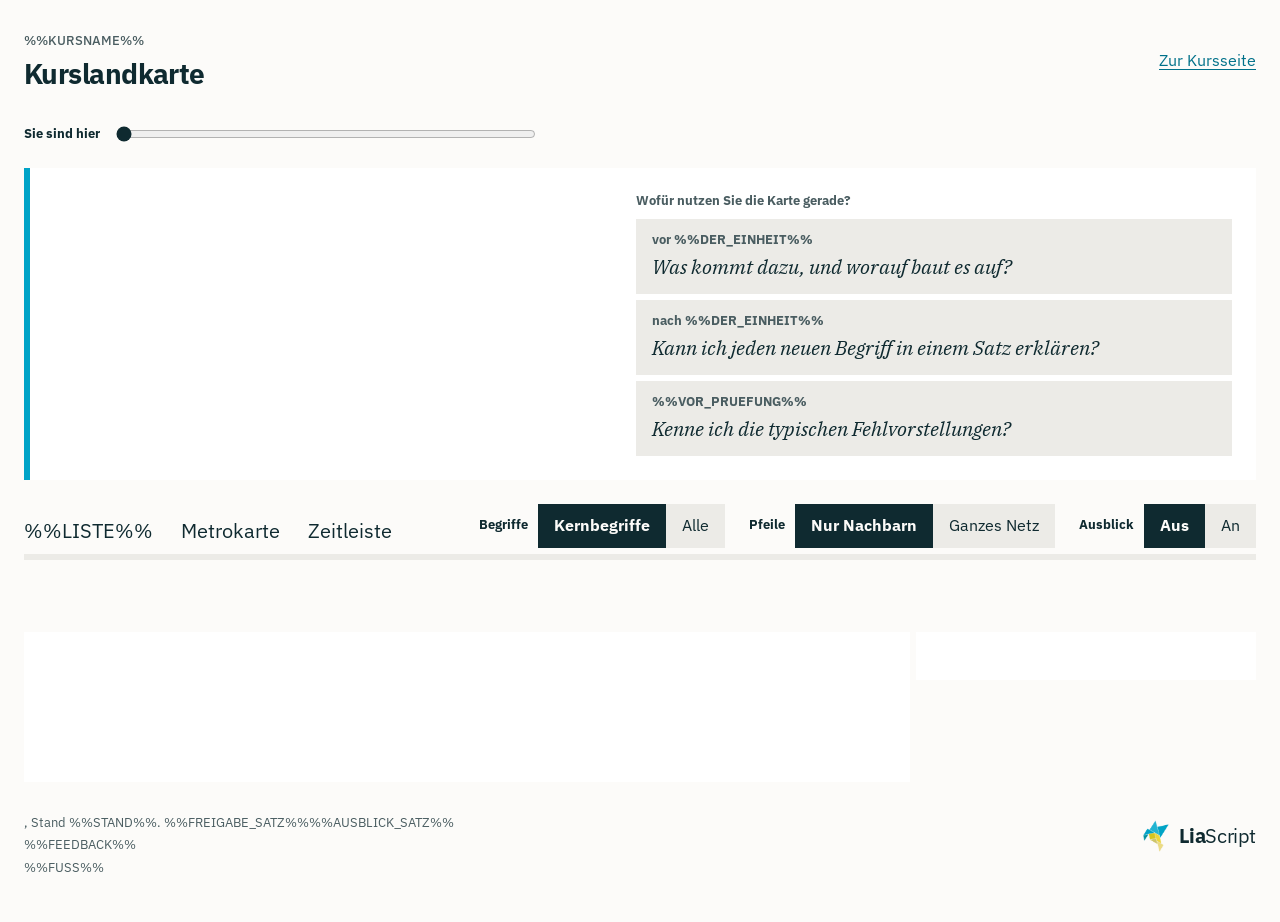
<file: kurslandkarte/invivis/vorlage.html>
<!doctype html>
<html lang="de">
<head>
<meta charset="utf-8">
<meta name="viewport" content="width=device-width, initial-scale=1, viewport-fit=cover">
<meta name="description" content="%%BESCHREIBUNG%%">
<meta name="author" content="%%AUTOREN%%">
<meta name="generator" content="invivis-kurslandkarte %%VERSION%%">
<title>%%TITEL%% Kurslandkarte</title>
<style>
*, *::before, *::after { box-sizing: border-box; }
html { color-scheme: light; }
body { margin: 0; }
img { max-width: 100%; }
[hidden] { display: none !important; }
</style>
<link rel="preconnect" href="https://fonts.googleapis.com">
<link rel="preconnect" href="https://fonts.gstatic.com" crossorigin>
<link rel="stylesheet" href="https://fonts.googleapis.com/css2?family=IBM+Plex+Sans:wght@400;500;700&family=IBM+Plex+Serif:ital,wght@0,400;0,600;1,400&family=IBM+Plex+Mono:wght@400;500&display=swap">
<style>
/* Kurslandkarte nach der Lia Designsprache (Version 82)
   Tinte auf Papier · IBM Plex · Flächen mit 6-px-Fuge statt Rahmen · Radius 0 · keine Schatten/Verläufe
   Schriftgrößen nur 13/16/20/28/48 · eine Hauptaktion in Raps mit 45°-Schnitt · zwei Blau
   Variablennamen (--surface, --grid, --faint, --c*, --t*, --ph*) werden vom Skript gelesen – nicht umbenennen. */
:root {
  --bg: #FCFBF9;          /* Papier */
  --surface: #FFFFFF;     /* Fläche */
  --gap: #ECEBE7;         /* Fuge */
  --edge-ui: #6B7B7E;     /* Kontur, nur Formularfelder */
  --ink: #0F2A30;         /* Tinte */
  --muted: #4A5D61;       /* Text 2 */
  --link: #00718A;        /* Textblau */
  --brand: #00A3C7;       /* Lia Blau – nur Flächen/Marke */
  --action: #ECD43A;      /* Raps – genau eine Hauptaktion */
  --on-action: #0F2A30;
  --on-ink: #FCFBF9;
  --focus: #0F2A30;
  --faint: #ECEBE7;
  --grid: #ECEBE7;
  --edge: #6B7B7E;
  --here: #00A3C7;
  --note-bg: #ECEBE7;     /* Hinweis */
  --note-ink: #4A5D61;
  /* Blöcke: neutrale Flächen im Wechsel (Zuordnungsfarben sind keine Oberflächen) */
  --ph1: #FFFFFF;
  --ph2: #F5F4F1;
  --ph3: #FFFFFF;
  --ph4: #F5F4F1;
  /* Linienfarben – Ergänzung nur für Linien in Diagrammen (nie Flächen der Oberfläche).
     Farbe bedeutet auf der ganzen Seite nur „Faden“; Themengebiete unterscheiden Zeile und Beschriftung.
     Je Paar ≥ 7,5 ΔE2000 auch bei Protan/Deutan/Tritan; Kontrast auf Papier ≥ 3:1. */
  --t1: #097C99; --t1-on: #FFFFFF;  /* F1 Fjord */
  --t2: #8A6E00; --t2-on: #FFFFFF;  /* F2 Ocker */
  --t3: #8A3F7C; --t3-on: #FFFFFF;  /* F3 Pflaume */
  --t4: #2E9CC0; --t4-on: #0F2A30;  /* F4 Himmel dunkel */
  --t5: #B03A48; --t5-on: #FFFFFF;  /* F5 Beere */
  --t6: #0F2A30; --t6-on: #FFFFFF;  /* F6 Tinte */
  --t7: #4E7A2E; --t7-on: #FFFFFF;  /* F7 Moos */
  --sans: "IBM Plex Sans", "Segoe UI", system-ui, sans-serif;
  --cond: var(--sans);
  --mono: "IBM Plex Mono", ui-monospace, monospace;
  --cut: 12px;
  color-scheme: light;
}
@media (prefers-color-scheme: dark) {
  :root:not([data-theme="light"]) {
    --bg: #0A1C21; --surface: #10292F; --gap: #173840; --edge-ui: #5B7C83;
    --ink: #EEF2F1; --muted: #A9BCBF; --link: #7FD3E6; --focus: #ECD43A; --on-ink: #0F2A30;
    --faint: #173840; --grid: #173840; --edge: #5B7C83; --here: #00A3C7;
    --note-bg: #173840; --note-ink: #A9BCBF;
    --ph1: #10292F; --ph2: #133038; --ph3: #10292F; --ph4: #133038;
    --t1: #2FA8C8; --t1-on: #0F2A30;
    --t2: #E0B43C; --t2-on: #0F2A30;
    --t3: #C79BEB; --t3-on: #0F2A30;
    --t4: #8FDAF0; --t4-on: #0F2A30;
    --t5: #F08A98; --t5-on: #0F2A30;
    --t6: #EEF2F1; --t6-on: #0F2A30;
    --t7: #9CD67A; --t7-on: #0F2A30;
    color-scheme: dark;
  }
}
:root[data-theme="dark"] {
  --bg: #0A1C21; --surface: #10292F; --gap: #173840; --edge-ui: #5B7C83;
  --ink: #EEF2F1; --muted: #A9BCBF; --link: #7FD3E6; --focus: #ECD43A; --on-ink: #0F2A30;
  --faint: #173840; --grid: #173840; --edge: #5B7C83; --here: #00A3C7;
  --note-bg: #173840; --note-ink: #A9BCBF;
  --ph1: #10292F; --ph2: #133038; --ph3: #10292F; --ph4: #133038;
  --t1: #2FA8C8; --t1-on: #0F2A30;
  --t2: #E0B43C; --t2-on: #0F2A30;
  --t3: #C79BEB; --t3-on: #0F2A30;
  --t4: #8FDAF0; --t4-on: #0F2A30;
  --t5: #F08A98; --t5-on: #0F2A30;
  --t6: #EEF2F1; --t6-on: #0F2A30;
  --t7: #9CD67A; --t7-on: #0F2A30;
  color-scheme: dark;
}

body {
  background: var(--bg);
  color: var(--ink);
  font-family: var(--sans);
  font-size: 16px;
  line-height: 1.45;
  font-variant-numeric: tabular-nums;
}
a { color: var(--link); text-underline-offset: 3px; }
:focus-visible { outline: 3px solid var(--focus); outline-offset: 3px; }
.wrap {
  padding-inline: 24px;
  padding-block: 32px 40px;
  max-width: 1480px;
  margin: 0 auto;
  display: grid;
  gap: 24px;
}
@media (max-width: 600px) { .wrap { padding-inline: 16px; padding-block: 24px 32px; } }

/* ---------- Kopf ---------- */
header {
  display: flex;
  flex-wrap: wrap;
  align-items: flex-end;
  justify-content: space-between;
  gap: 16px 32px;
}
.titleblock { display: grid; gap: 8px; justify-items: start; }
.brand { display: flex; align-items: center; gap: 16px; }
.brand picture, .brand img { display: block; height: 64px; width: auto; flex: none; }
@media (max-width: 600px) { .brand picture, .brand img { height: 48px; } .brand { gap: 12px; } }
.eyebrow { font-size: 13px; font-weight: 500; color: var(--muted); }
a.eyebrow { text-decoration: none; min-height: 24px; display: inline-flex; align-items: center; }
a.eyebrow:hover { color: var(--ink); text-decoration: underline; }
h1 {
  font-weight: 700;
  font-size: 48px;
  line-height: 1.05;
  letter-spacing: -0.02em;
  margin: 0;
  text-wrap: balance;
}
@media (max-width: 600px) { h1 { font-size: 28px; } }
.sample { font-size: 13px; font-weight: 500; color: var(--muted); padding: 5px 8px; background: var(--gap); width: fit-content; }
.feedback { font-size: 13px; color: var(--muted); }

/* ---------- Bedienelemente ---------- */
.controls { display: flex; flex-wrap: wrap; align-items: flex-end; gap: 16px 24px; }
.control { display: grid; gap: 6px; }
.control.off .seg { opacity: .45; }
.control.off .lbl { opacity: .6; }
.control.off button { cursor: not-allowed; }
.control label, .control .lbl { font-size: 13px; font-weight: 700; color: var(--ink); }
.here-row { display: flex; align-items: center; gap: 12px; min-height: 44px; }
input[type=range] { width: 200px; accent-color: var(--ink); }
.here-val { font-size: 13px; font-weight: 500; min-width: 110px; }
/* Segment: Fuge als Grund, aktiver Eintrag in Tinte gefüllt (wie Listen-Navigation) */
.seg { display: inline-flex; background: var(--gap); }
.seg button {
  font: inherit;
  font-size: 16px;
  min-height: 44px;
  padding: 0 16px;
  background: transparent;
  color: var(--ink);
  border: 0;
  border-radius: 0;
  cursor: pointer;
}
.seg button:hover { text-decoration: underline; text-underline-offset: 3px; }
.seg button[aria-pressed="true"] { background: var(--ink); color: var(--on-ink); font-weight: 700; text-decoration: none; }

.legend { display: flex; flex-wrap: wrap; gap: 4px 20px; align-items: center; }
.legend button {
  font: inherit; font-size: 16px;
  display: inline-flex; align-items: center; gap: 8px;
  min-height: 44px; background: none; border: 0; padding: 0; color: var(--ink); cursor: pointer;
}
.legend button[aria-pressed="false"] { color: var(--muted); text-decoration: line-through; }
.legend .swatch { width: 24px; height: 8px; display: inline-block; }
.legend button[aria-pressed="false"] .swatch { opacity: .3; }

/* ---------- Bühne ---------- */
.stage { display: grid; grid-template-columns: minmax(0, 1fr) 340px; gap: 6px; align-items: start; }
@media (max-width: 980px) { .stage { grid-template-columns: minmax(0, 1fr); } }
.mapbox { background: var(--surface); display: flex; overflow: hidden; min-width: 0; position: relative; }
.mapbox #side { flex: none; }
.scroller { overflow-x: auto; overflow-y: hidden; min-width: 0; flex: 1; }
svg { display: block; }
.lane-title { font-family: var(--cond); font-weight: 700; font-size: 13px; fill: var(--ink); }
.col-head { font-weight: 700; font-size: 20px; letter-spacing: -0.02em; fill: var(--ink); }
.col-short { font-family: var(--cond); font-weight: 500; font-size: 13px; fill: var(--muted); }
.col-date { font-size: 13px; fill: var(--muted); }
.col-status { font-family: var(--cond); font-size: 13px; font-style: italic; fill: var(--muted); }
.phase-label { font-weight: 700; font-size: 13px; fill: var(--muted); }
.station { cursor: pointer; }
.station text {
  font-size: 13px;
  fill: var(--ink);
  paint-order: stroke;
  stroke: var(--surface);
  stroke-width: 4px;
  stroke-linejoin: round;
}
.station.code text { font-family: var(--mono); font-size: 13px; }
.station .dot { stroke-width: 3; fill: var(--surface); stroke: var(--ink); }
.station.future { opacity: .55; }
.station.dim { opacity: .18; }
.station.nb .dot { fill: var(--gap); }
.station.sel .dot { fill: var(--ink); stroke: var(--ink); stroke-width: 3.5; }
.station.sel text { font-weight: 700; }
.station.detail text { fill: var(--muted); }
.goto { display: grid; gap: 4px; }
.station:focus { outline: none; }
.station:focus-visible .ring { stroke: var(--focus); stroke-width: 3; }
.line { fill: none; stroke-width: 6; stroke-linecap: butt; stroke-linejoin: miter; }
.line.dim { opacity: .15; }
.stub { stroke-width: 3; stroke-linecap: butt; }
.rail { stroke-width: 2; stroke: var(--edge); opacity: .3; }
.mline { fill: none; stroke-width: 8; stroke-linecap: butt; stroke-linejoin: miter; }
.mline.dim { opacity: .14; }
.station.metro text { font-size: 13px; font-weight: 400; }
.station.metro text.xlabel { font-weight: 700; }
.mstop { fill: var(--surface); stroke-width: 3; }
.xchg { fill: var(--surface); stroke: var(--ink); stroke-width: 3; }
.station.metro.sel .xchg, .station.metro.sel .mstop { stroke: var(--ink); stroke-width: 4; }
[hidden] { display: none !important; }
.legendrow { display: flex; flex-wrap: wrap; gap: 4px 16px; align-items: center; }
.threads li { display: grid; gap: 2px; }
.tname { display: inline-flex; align-items: center; gap: 8px; font-size: 13px; color: var(--muted); }
.tname i { width: 16px; height: 6px; display: inline-block; }
.hop { display: flex; flex-wrap: wrap; justify-content: space-between; gap: 4px 12px; }
.hop button { font: inherit; font-size: 16px; min-height: 44px; background: none; border: 0; padding: 0; color: var(--link); cursor: pointer; }
.hop button:hover { text-decoration: underline; }
ol.steps { list-style: decimal; padding-left: 22px; }
.edge { fill: none; stroke: var(--edge); stroke-width: 1.4; }
.edge.hi { stroke: var(--ink); stroke-width: 2; }
.edge-label {
  font-size: 13px;
  font-style: italic;
  fill: var(--ink);
  paint-order: stroke;
  stroke: var(--surface);
  stroke-width: 5px;
  stroke-linejoin: round;
}
.here-band { fill: var(--here); opacity: .12; }
.here-tag { font-weight: 700; font-size: 13px; fill: var(--ink); }
@media (prefers-reduced-motion: no-preference) {
  .station, .line, .edge { transition: opacity .2s ease; }
}

/* ---------- Seitenfeld ---------- */
aside.panel {
  background: var(--surface);
  padding: 24px;
  display: grid;
  gap: 16px;
  align-content: start;
}
.panel h2 { font-size: 28px; font-weight: 700; letter-spacing: -0.02em; line-height: 1.1; margin: 0; }
.panel h2.code { font-family: var(--mono); font-weight: 500; font-size: 20px; letter-spacing: 0; }
.meta { display: flex; flex-wrap: wrap; gap: 6px 10px; align-items: center; font-size: 13px; color: var(--muted); }
.chip {
  display: inline-flex; align-items: center; gap: 6px;
  font-size: 13px; font-weight: 500; padding: 5px 8px;
  background: var(--gap); color: var(--ink);
}
.chip i { width: 10px; height: 10px; display: inline-block; }
.panel p { margin: 0; }
.panel h3 { font-size: 13px; font-weight: 700; color: var(--muted); margin: 0; }
.rels { list-style: none; margin: 0; padding: 0; display: grid; gap: 2px; }
.rels button {
  font: inherit; font-size: 16px; text-align: left; min-height: 36px;
  background: none; border: 0; padding: 4px 0; cursor: pointer; color: var(--ink);
  display: flex; gap: 6px; align-items: baseline;
}
.rels button span.t { color: var(--link); }
.rels button:hover span.t { text-decoration: underline; }
.rels .v { color: var(--muted); font-style: italic; }
.rels .s { color: var(--muted); }
.rels button.satz { display: block; }
.misc { background: var(--note-bg); color: var(--ink); padding: 12px 14px; font-size: 16px; }
.misc strong { display: block; font-size: 13px; font-weight: 700; color: var(--note-ink); margin-bottom: 2px; }
/* Hauptaktion: Raps mit 45°-Schnitt oben rechts – genau eine je Ansicht */
.golink {
  display: inline-flex; align-items: center; gap: 10px;
  width: fit-content; min-height: 56px; padding: 0 28px;
  background: var(--action); color: var(--on-action);
  font-weight: 700; text-decoration: none;
  clip-path: polygon(0 0, calc(100% - var(--cut)) 0, 100% var(--cut), 100% 100%, 0 100%);
}
.golink:visited { color: var(--on-action); }
.golink:hover { text-decoration: underline; text-underline-offset: 3px; }
.golink:focus-visible { clip-path: none; }
.hint { font-size: 13px; color: var(--muted); }
.vorbereitet { font: inherit; font-size: 13px; color: var(--muted); background: none; border: 0; padding: 0; text-align: left; cursor: pointer; min-height: 24px; }
.vorbereitet u { color: var(--link); text-underline-offset: 3px; }

/* ---------- Anleitung ---------- */
.intro { background: var(--surface); padding: 16px 24px; font-size: 16px; }
.intro summary { cursor: pointer; font-weight: 700; font-size: 20px; letter-spacing: -0.02em; min-height: 32px; }
.intro .cols { display: grid; grid-template-columns: repeat(auto-fit, minmax(280px, 1fr)); gap: 8px 32px; margin-top: 12px; }
.intro p { margin: 0 0 8px; max-width: 70ch; }
.intro table { border-collapse: collapse; margin: 0 0 8px; }
.intro td { padding: 3px 16px 3px 0; vertical-align: top; }
.intro td:first-child { color: var(--muted); white-space: nowrap; }
footer { font-size: 13px; color: var(--muted); max-width: 70ch; }
footer a { color: var(--link); }
footer p { margin: 0 0 6px; }

/* ---------- Liste ---------- */
.today { font: inherit; font-size: 13px; font-weight: 700; min-height: 32px; padding: 0 10px; border: 0; background: var(--ink); color: var(--on-ink); cursor: pointer; }
.liste { display: grid; gap: 32px; min-width: 0; }
.block h2 { font-weight: 700; font-size: 20px; letter-spacing: -0.02em; margin: 0 0 12px; }
.raster { display: grid; grid-template-columns: minmax(0, 1fr); gap: 6px; }
.liste.spalten .raster { grid-template-columns: max-content repeat(var(--n), minmax(0, 1fr)); gap: 6px; align-items: start; }
.rh { font-size: 13px; font-weight: 700; color: var(--muted); padding-bottom: 2px; }
.wk { font-size: 13px; color: var(--muted); padding-top: 16px; padding-inline-end: 6px; white-space: nowrap; }
.wk.now { color: var(--ink); font-weight: 700; }
.zelle { display: grid; gap: 6px; min-width: 0; }
.kachel { background: var(--surface); padding: 16px; display: grid; gap: 10px; min-width: 0; }
.kachel.now { box-shadow: inset 6px 0 0 var(--brand); padding-inline-start: 22px; }
.kachel.future .chips { opacity: .8; }
.kachel.ohne { background: var(--ph2); }
/* Kacheln liegen wie Fliesen auf der Fuge, damit jeder Termin für sich steht */
.liste .raster { background: var(--gap); padding: 6px; }
.liste .rh, .liste .wk { padding-inline-start: 6px; }
.kachel .typ { display: none; }
.wk-kw, .wk-tage { display: block; }
.kachel .typ { font-size: 13px; font-weight: 700; color: var(--muted); margin-bottom: -6px; }
@media (max-width: 980px) {
  .liste.spalten .raster { grid-template-columns: minmax(0, 1fr); }
  .liste.spalten .rh, .liste.spalten .zelle:empty { display: none; }
  /* schmal: Wochen als Zwischenköpfe, Übung/Praktikum ausgeschrieben */
  .liste.spalten .wk { padding: 10px 0 0 6px; }
  .liste.spalten .wk:first-of-type { padding-top: 4px; }
  .liste.spalten .kachel .typ, .liste.spalten .wk-kw, .liste.spalten .wk-tage { display: inline; }
  .liste.spalten .wk-tage::before { content: " · "; }
}
.vlhead { display: flex; flex-wrap: wrap; align-items: baseline; gap: 2px 12px; }
.vlhead b { font-size: 20px; font-weight: 700; letter-spacing: -0.02em; }
.vlhead .d { font-size: 13px; color: var(--muted); }
.vlhead .s { font-size: 16px; }
.vlhead .tag { font-size: 13px; font-weight: 700; padding: 3px 8px; background: var(--ink); color: var(--on-ink); }
.vlhead .tag.muted { background: var(--gap); color: var(--muted); font-weight: 500; }
.vlhead a { margin-left: auto; font-size: 13px; }
.vlhead a + a { margin-left: 0; }
.chips { display: flex; flex-wrap: wrap; gap: 6px; }
.chips button {
  font: inherit; font-size: 13px; font-weight: 500;
  display: inline-flex; align-items: center; gap: 6px;
  min-height: 32px; padding: 0 10px;
  border: 0; border-radius: 0; background: var(--gap); color: var(--ink); cursor: pointer;
}
.chips button i { width: 8px; height: 8px; flex: none; }
.chips button.detail { background: var(--bg); color: var(--muted); }
.chips button.code .n { font-family: var(--mono); font-size: 13px; }
.chips button:hover .n { text-decoration: underline; text-underline-offset: 3px; }
.chips button[aria-pressed="true"] { background: var(--ink); color: var(--on-ink); font-weight: 700; }
.liste .panel { margin-top: 0; }
.vlhead + .frage, .frage { font-size: 16px; font-style: italic; color: var(--muted); margin-top: -4px; }
.chips.vorschau { opacity: .7; }
.chips.vorschau button { background: var(--bg); color: var(--muted); }
.chips.apps { padding-top: 10px; align-items: center; }
.apps-lbl { font-size: 13px; font-weight: 700; color: var(--muted); margin-right: 4px; }
.chips.apps button { background: var(--bg); }
.chips.apps .fach { font-size: 13px; color: var(--muted); margin-left: 2px; font-weight: 400; }
.chips.apps .fach::before { content: "– "; }
@media (min-width: 981px) {
  aside.panel { position: sticky; top: 12px; max-height: calc(100vh - 24px); overflow-y: auto; }
}
@media (max-width: 600px) {
  input[type=range] { width: 150px; }
  .here-val { min-width: 0; }
}

/* ---------- Neuer Aufbau (Entwurf) ---------- */
.kopf { display: flex; flex-wrap: wrap; align-items: center; justify-content: space-between; gap: 8px 24px; }
.kopf h1 { font-size: 28px; }
.kopf .brand picture, .kopf .brand img { height: 40px; }
.zurueck { font-size: 16px; min-height: 44px; display: inline-flex; align-items: center; }

/* Woche: Fläche mit Lia-Blau-Kante; links die Woche, rechts die drei Prüffragen */
.woche {
  background: var(--surface);
  box-shadow: inset 6px 0 0 var(--brand);
  padding: 24px 24px 24px 30px;
  display: grid;
  grid-template-columns: minmax(0, 1fr) minmax(0, 1.1fr);
  gap: 24px 40px;
  align-items: start;
}
@media (max-width: 980px) { .woche { grid-template-columns: minmax(0, 1fr); } }
.w-info { display: grid; gap: 10px; }
.w-zeile { display: flex; flex-wrap: wrap; align-items: center; gap: 6px 16px; }
.w-kicker { font-size: 13px; font-weight: 700; color: var(--muted); }
.w-nav { display: inline-flex; gap: 6px; }
.w-nav button {
  font: inherit; font-size: 13px; font-weight: 500; min-height: 32px; padding: 0 10px;
  border: 0; border-radius: 0; background: var(--gap); color: var(--ink); cursor: pointer;
}
.w-nav button.heute { background: var(--ink); color: var(--on-ink); font-weight: 700; }
.w-nav button:disabled { color: var(--muted); opacity: .5; cursor: default; }
.w-titel { margin: 0; font-size: 28px; font-weight: 700; letter-spacing: -0.02em; line-height: 1.1; }
.w-titel .d { font-size: 16px; font-weight: 400; color: var(--muted); letter-spacing: 0; margin-inline-start: 8px; }
.w-frage { font-family: "IBM Plex Serif", Georgia, serif; font-size: 20px; font-style: italic; line-height: 1.45; color: var(--ink); margin: 0; }
.w-links { display: flex; gap: 20px; font-size: 16px; }
.w-neu { display: grid; gap: 6px; }
.w-neu .chips button { font-size: 13px; }

.fragen { display: grid; gap: 6px; }
.fragen-titel { font-size: 13px; font-weight: 700; color: var(--muted); margin: 0 0 2px; }
.fragen button {
  font: inherit; text-align: start; cursor: pointer;
  display: grid; gap: 2px; min-height: 56px; padding: 10px 16px;
  border: 0; border-radius: 0; background: var(--gap); color: var(--ink);
}
.fragen button b { font-size: 16px; font-weight: 700; }
.fragen button small { font-size: 13px; color: var(--muted); }
.fragen button:hover b { text-decoration: underline; text-underline-offset: 3px; }
.fragen button[aria-pressed="true"] { background: var(--ink); color: var(--on-ink); }
.fragen button[aria-pressed="true"] small { color: var(--on-ink); opacity: .8; }

/* Reiter: 3 px Unterstrich in Textblau, aktiv fett */
.ansicht { display: flex; flex-wrap: wrap; align-items: flex-end; justify-content: space-between; gap: 12px 32px; box-shadow: inset 0 -6px 0 var(--gap); }
.tabs { display: flex; gap: 28px; }
.tabs button {
  font: inherit; font-size: 20px; min-height: 52px; padding: 0 0 6px; border: 0; border-radius: 0;
  background: transparent; color: var(--ink); cursor: pointer;
}
.tabs button[aria-selected="true"] { font-weight: 700; box-shadow: inset 0 -3px 0 var(--link); }
.tabs button:hover { color: var(--link); }
.ansicht .controls { padding-bottom: 12px; align-items: center; }
.ansicht .control { display: flex; align-items: center; gap: 10px; }
@media (max-width: 600px) { .tabs { gap: 18px; } .tabs button { font-size: 16px; } }

/* Spaltenkopf im Diagramm wählt die Woche */
.colhit { fill: transparent; cursor: pointer; }
.colhit:hover { fill: var(--gap); opacity: .6; }
.colhit:focus { outline: none; }
.colhit:focus-visible { stroke: var(--focus); stroke-width: 3; }

/* Prüffragen im Seitenfeld */
.check { display: grid; gap: 6px; }
.check details { background: var(--bg); }
.check summary { cursor: pointer; min-height: 44px; display: flex; align-items: center; gap: 8px; padding: 0 12px; font-weight: 700; }
.check summary.code { font-family: var(--mono); font-weight: 500; }
.check .inhalt { padding: 0 12px 12px; display: grid; gap: 8px; }
.check .inhalt p { margin: 0; }
.check .zeigen { font: inherit; font-size: 13px; color: var(--link); background: none; border: 0; padding: 0; text-align: start; cursor: pointer; min-height: 24px; text-decoration: underline; text-underline-offset: 3px; }
.leer { display: grid; gap: 12px; }
.leer p { margin: 0; }

footer { display: grid; gap: 4px; padding-top: 8px; }
.fnr { display: inline-flex; align-items: center; justify-content: center; min-width: 28px; height: 20px; padding: 0 4px; font-size: 13px; font-weight: 700; line-height: 1; flex: none; }
.fnr-t { font-size: 13px; font-weight: 700; }
.legend button[aria-pressed="false"] .fnr { opacity: .35; }

/* ---------- Klickbar = Knopf (Lia-Zweitaktion „umrandet“, 2 px innen) ---------- */
.station:hover text, .station:focus-visible text { text-decoration: underline; }
.station:hover .dot { fill: currentColor; }
.station:hover .mstop, .station:hover .xchg { fill: var(--gap); }
.chips button {
  background: var(--surface); color: var(--ink); padding: 0 12px; min-height: 36px;
  box-shadow: inset 0 0 0 2px var(--ink); text-decoration: none;
}
.chips button:hover { background: var(--gap); }
.chips button:hover .n { text-decoration: none; }
.chips button.detail { background: var(--surface); color: var(--ink); font-size: 13px; min-height: 32px; box-shadow: inset 0 0 0 2px var(--muted); }
.chips.vorschau button { background: transparent; color: var(--muted); box-shadow: inset 0 0 0 2px var(--gap); }
.chips.apps button { background: var(--surface); }
.chips button[aria-pressed="true"] { background: var(--ink); color: var(--on-ink); box-shadow: none; }
.chips button[aria-pressed="true"] .fach { color: var(--on-ink); }
/* Seitenfeld: verwandte Begriffe und Nachbarn auf der Linie als kleine Knöpfe */
.rels button span.t { display: inline-flex; align-items: center; min-height: 28px; padding: 0 8px; box-shadow: inset 0 0 0 2px var(--ink); color: var(--ink); }
.rels button:hover span.t { background: var(--gap); text-decoration: none; }
.hop button { color: var(--ink); min-height: 36px; padding: 0 10px; box-shadow: inset 0 0 0 2px var(--ink); }
.hop button:hover { background: var(--gap); text-decoration: none; }
.check .zeigen { color: var(--ink); text-decoration: none; min-height: 32px; padding: 0 10px; box-shadow: inset 0 0 0 2px var(--ink); width: fit-content; }
.check .zeigen:hover { background: var(--gap); }
/* Feste Angaben: Tinte auf Fuge, ohne Rand – so unterscheiden sie sich von Knöpfen */
.chip { color: var(--ink); }
/* „Sie sind hier“: Markierung in Lia Blau, kein gefüllter Schalter */
.vlhead .tag { background: transparent; color: var(--ink); padding: 0 0 0 10px; box-shadow: inset 4px 0 0 var(--brand); }
.vlhead .tag.muted { background: transparent; box-shadow: none; padding: 0; color: var(--muted); font-weight: 500; }
/* Legende als Auswahl (native Kontrollkästchen/Auswahlknöpfe, 20 px, Zeile ≥ 44 px) */
.legendrow { gap: 4px 16px; align-content: flex-start; align-items: center; }
.lbl-legende { font-size: 13px; font-weight: 700; }
.legend { gap: 0 20px; }
.opt { display: inline-flex; align-items: center; gap: 8px; min-height: 44px; cursor: pointer; font-size: 16px; }
.opt input { width: 20px; height: 20px; margin: 0; accent-color: var(--ink); flex: none; cursor: pointer; }
.opt:hover span:last-child { text-decoration: underline; text-underline-offset: 3px; }
.opt input:not(:checked) ~ .swatch { opacity: .3; }
.klickhinweis { margin: -12px 0 0; font-size: 13px; color: var(--muted); }
.w-links a, .vlhead a { display: inline-flex; align-items: center; min-height: 24px; }
@media (pointer: coarse) { .w-links a, .vlhead a, .zurueck { min-height: 44px; } }

/* Regler „Sie sind hier“: eigene Zeile über der Wochenkarte */
.w-regler { display: flex; flex-wrap: wrap; align-items: center; gap: 8px 16px; min-height: 44px; margin-bottom: -12px; }
.w-regler label { font-size: 13px; font-weight: 700; }
.w-regler input[type=range] { flex: 0 1 420px; min-width: 160px; height: 32px; margin: 0; accent-color: var(--ink); cursor: pointer; }
.w-regler .here-val { font-size: 16px; font-weight: 500; min-width: 0; font-variant-numeric: tabular-nums; }
.w-regler .today { min-height: 32px; }
/* Fußzeile über die volle Breite, eine Spalte */
footer { max-width: none; display: grid; grid-template-columns: minmax(0, 1fr); gap: 4px; }
footer p { margin: 0; }

/* ---------- Typen von Klick-Elementen ---------- */
/* Information: kein Rand, keine Fläche */
.meta .chip { background: none; padding: 0; color: var(--muted); font-weight: 500; }
.meta .chip + .chip::before { content: ""; }
/* Prüffrage wählen: Frage in Serif kursiv wie die Leitfrage, Anlass als Etikett darüber */
.fragen button { gap: 4px; padding: 12px 16px 14px; min-height: 64px; }
.fragen button small { order: -1; font-size: 13px; font-weight: 700; color: var(--muted); }
.fragen button b { font-family: "IBM Plex Serif", Georgia, serif; font-style: italic; font-weight: 400; font-size: 20px; line-height: 1.3; }
.fragen button:hover { background: var(--surface); box-shadow: inset 0 0 0 2px var(--gap); }
.fragen button:hover b { text-decoration: none; }
.fragen button[aria-pressed="true"], .fragen button[aria-pressed="true"]:hover { background: var(--ink); color: var(--on-ink); box-shadow: none; }
.fragen button[aria-pressed="true"] small { color: var(--on-ink); opacity: .85; }
/* Woandershin: Textblau unterstrichen (Folien, PDF, Kursseite) – bleibt wie gehabt, nur einheitlich */
.vlhead a, .w-links a, .zurueck, footer a { color: var(--link); text-decoration: underline; text-underline-offset: 3px; }

/* Bildmarke und Wortmarke in der Fußzeile (Schutzraum = Höhe des großen L, Mindestgröße eingehalten) */
.fuss-marke { display: inline-flex; align-items: center; gap: 10px; width: fit-content; min-height: 44px; margin-bottom: 8px; color: var(--ink); text-decoration: none; }
.fuss-marke picture, .fuss-marke img { display: block; height: 32px; width: auto; }
.lia-wordmark { font-size: 20px; font-weight: 400; letter-spacing: -0.02em; }
.lia-wordmark b { font-weight: 700; }
.fuss-marke:hover .lia-wordmark { text-decoration: underline; text-underline-offset: 3px; }
/* Marke am rechten Rand, Text links in einer Spalte */
footer { grid-template-columns: minmax(0, 1fr) auto; column-gap: 32px; }
footer > p { grid-column: 1; }
footer > .fuss-marke { grid-column: 2; grid-row: 1 / span 4; justify-self: end; align-self: start; margin-bottom: 0; }
@media (max-width: 600px) { footer { grid-template-columns: minmax(0, 1fr); } footer > .fuss-marke { grid-column: 1; grid-row: auto; order: 9; margin-top: 8px; } }

/* ---------- Schriften nach Kit ---------- */
/* Leitfrage überall wie in der Wochenleiste: Serif kursiv */
.vlhead + .frage, .frage { font-family: "IBM Plex Serif", Georgia, serif; font-style: italic; font-size: 16px; color: var(--ink); }
/* Hinweise und Beschriftungen: aufrecht in Sans */
.rels .v, .hop .v { font-style: normal; }
.edge-label { font-style: normal; fill: var(--muted); }
.col-status { font-style: normal; font-weight: 500; }
/* Mono nur 400/500 */
.station.code text, .station.metro.code text.xlabel { font-weight: 500; }
.station.sel.code text { font-weight: 500; }

/* ---------- Seitenfeld: Verweise statt Kästen ---------- */
/* Begriff im Satz, Vorher/Danach, „In der Zeitleiste zeigen“: Tinte, dezent unterstrichen; beim Überfahren kräftig */
.rels button span.t, .hop button, .check .zeigen {
  display: inline; min-height: 0; padding: 0; background: none; box-shadow: none; color: var(--ink); font-weight: 500;
  text-decoration: underline; text-decoration-color: var(--edge-ui); text-decoration-thickness: 1px; text-underline-offset: 4px;
}
.rels button:hover span.t, .hop button:hover, .check .zeigen:hover { background: none; text-decoration-color: var(--ink); text-decoration-thickness: 2px; }
.rels button { min-height: 32px; }
.hop { display: flex; flex-wrap: wrap; gap: 4px 20px; justify-content: flex-start; align-items: baseline; }
.hop button { min-height: 32px; display: inline-flex; align-items: center; font-size: 16px; }
.hop .v { color: var(--muted); }
.check .zeigen { font-size: 13px; min-height: 32px; display: inline-flex; align-items: center; width: fit-content; }
/* Aufklappen sichtbar machen */
.check summary { list-style: none; justify-content: flex-start; }
.check summary::-webkit-details-marker { display: none; }
/* Carbon-Icon chevron--down (Apache 2.0), 20 px, Farbe = Textfarbe; offen um 180° gedreht */
.check summary::after {
  content: ""; margin-inline-start: auto; flex: none; width: 20px; height: 20px; background-color: var(--muted);
  -webkit-mask: url("data:image/svg+xml,%3Csvg xmlns='http://www.w3.org/2000/svg' viewBox='0 0 32 32'%3E%3Cpath d='M16 22 6 12l1.4-1.4 8.6 8.6 8.6-8.6L26 12z'/%3E%3C/svg%3E") center / 20px 20px no-repeat;
          mask: url("data:image/svg+xml,%3Csvg xmlns='http://www.w3.org/2000/svg' viewBox='0 0 32 32'%3E%3Cpath d='M16 22 6 12l1.4-1.4 8.6 8.6 8.6-8.6L26 12z'/%3E%3C/svg%3E") center / 20px 20px no-repeat;
}
.check details[open] > summary::after { transform: rotate(180deg); }
@media (prefers-reduced-motion: no-preference) { .check summary::after { transition: transform .15s ease; } }
.check summary:hover::after { background-color: var(--ink); }

/* ---------- Schriftgrößen auf den Kacheln und in der Wochenleiste ---------- */
.vlhead { row-gap: 4px; }
.vlhead b, .vlhead .s { font-size: 20px; letter-spacing: -0.02em; line-height: 1.2; }
.vlhead .s { font-weight: 400; }
.vlhead a { font-size: 16px; }
/* Kernbegriffe: Inhalt → 16 halbfett, Rand Tinte */
.chips button, .w-neu .chips button { font-size: 16px; font-weight: 500; min-height: 40px; padding: 0 12px; }
.chips button.code .n { font-size: 16px; }
/* Detailbegriffe: gleiche Größe, zurückgenommen über Stärke, Farbe und Rand */
.chips button.detail { font-size: 16px; font-weight: 400; min-height: 36px; color: var(--muted); box-shadow: inset 0 0 0 2px var(--edge-ui); }
.chips button.detail.code .n { font-size: 16px; }
/* Anwendungen: 16 normal, Fach als Metadatum 13 */
.chips.apps button { font-size: 16px; font-weight: 400; box-shadow: none; border: 1px dashed var(--edge-ui); background: var(--surface); }
.chips.apps button:hover { background: var(--gap); border-style: solid; }
.chips.apps button[aria-pressed="true"] { border-color: var(--ink); border-style: solid; }
.chips.apps .fach { font-size: 13px; }
.chips button[aria-pressed="true"] { font-weight: 700; }
.chips button.detail[aria-pressed="true"] { color: var(--on-ink); box-shadow: none; }
</style>
</head>
<body>
<div class="wrap">
  <header class="kopf">
    <div class="titleblock">
      <span class="eyebrow">%%KURSNAME%%</span>
      <h1>Kurslandkarte</h1>
    </div>
    <a class="zurueck" href="../">Zur Kursseite</a>
  </header>

  <div class="w-regler">
    <label for="here" title="Folgt dem heutigen Datum; mit dem Regler blättern Sie vor und zurück">Sie sind hier</label>
    <input id="here" type="range" min="0" max="15" step="1" value="0">
    <span class="here-val" id="hereVal"></span>
    <button class="today" id="today" hidden>heute</button>
  </div>

  <section class="woche" aria-label="Aktuelle Woche">
    <div class="w-info" id="wocheInfo" aria-live="polite"></div>
    <div class="fragen" role="group" aria-labelledby="fragenTitel">
      <p class="fragen-titel" id="fragenTitel">Wofür nutzen Sie die Karte gerade?</p>
      <button data-check="neu" aria-pressed="false"><b>Was kommt dazu, und worauf baut es auf?</b><small>vor %%DER_EINHEIT%%</small></button>
      <button data-check="erklaeren" aria-pressed="false"><b>Kann ich jeden neuen Begriff in einem Satz erklären?</b><small>nach %%DER_EINHEIT%%</small></button>
      <button data-check="fehl" aria-pressed="false"><b>Kenne ich die typischen Fehlvorstellungen?</b><small>%%VOR_PRUEFUNG%%</small></button>
    </div>
  </section>

  <nav class="ansicht" aria-label="Ansicht">
    <div class="tabs" role="tablist">
      <button id="mListe" role="tab" aria-selected="false" title="Alle %%EINHEITEN%% im Wochenraster, mit %%FRAGE%%, Begriffen und Anwendungen">%%LISTE%%</button>
      <button id="mMetro" role="tab" aria-selected="false" title="Jede farbige Linie ist ein Faden: ein Thema, das sich durch mehrere %%EINHEITEN%% zieht">Metrokarte</button>
      <button id="mZeit" role="tab" aria-selected="false" title="Alle Begriffe nach Themengebiet über die Zeit, mit Pfeilen für ihre Zusammenhänge">Zeitleiste</button>
    </div>
    <div class="controls">
      <div class="control" id="ctlLevel">
        <span class="lbl" id="lvlLbl">Begriffe</span>
        <div class="seg" role="group" aria-labelledby="lvlLbl">
          <button id="eKern" aria-pressed="true" title="Begriffe, die Sie in einem Satz erklären können sollten">Kernbegriffe</button>
          <button id="eAlle" aria-pressed="false">Alle</button>
        </div>
      </div>
      <div class="control" id="ctlEdges">
        <span class="lbl" id="viewLbl">Pfeile</span>
        <div class="seg" role="group" aria-labelledby="viewLbl">
          <button id="vNb" aria-pressed="true">Nur Nachbarn</button>
          <button id="vAll" aria-pressed="false">Ganzes Netz</button>
        </div>
      </div>
      <div class="control" id="ctlAusblick">
        <span class="lbl" id="ausLbl" title="Zeigt blass die vorbereiteten Begriffe kommender %%EINHEITEN%%">Ausblick</span>
        <div class="seg" role="group" aria-labelledby="ausLbl">
          <button id="ausAus" aria-pressed="true">Aus</button>
          <button id="ausAn" aria-pressed="false">An</button>
        </div>
      </div>
    </div>
  </nav>

  <div class="legendrow"><span class="lbl-legende" id="legendHint"></span><div class="legend" id="legend"></div></div>
  <p class="klickhinweis" id="klickHinweis"></p>

  <div class="stage">
    <div class="mapbox" id="mapwrap">
      <svg id="side" aria-hidden="true"></svg>
      <div class="scroller" id="mapbox">
        <svg id="map" role="img" aria-labelledby="mapTitle"><title id="mapTitle">Kurslandkarte: Begriffe über alle %%EINHEITEN%%</title></svg>
      </div>
    </div>
    <div class="liste" id="liste" hidden></div>
    <aside class="panel" id="panel" aria-live="polite"></aside>
  </div>

  <footer>
    <a class="fuss-marke" href="https://liascript.github.io/" title="LiaScript"><picture><source srcset="[data-uri]" media="(prefers-color-scheme: dark)"><img src="[data-uri]" alt="LiaScript" height="32"></picture><span class="lia-wordmark"><b>Lia</b>Script</span></a>
    <p><span id="count"></span>, Stand %%STAND%%. %%FREIGABE_SATZ%%%%AUSBLICK_SATZ%%</p>
    <p>%%FEEDBACK%%</p>
    <p>%%FUSS%%</p>
  </footer>
</div>

<script id="kartendaten" type="application/json">
%%DATEN%%
</script>
<script>
const DATA = JSON.parse(document.getElementById("kartendaten").textContent);
const KURS = DATA.kurs;
const BASE = KURS.basis;
// iso: Montag der Woche (Raster, „Sie sind hier“); date: kurz („Mi 28.10.“ bzw. „KW 44“), when: mit Uhrzeit
const LECTURES = DATA.vorlesungen.map(v => {
  return { key: v.key, label: v.label, typ: v.typ, iso: v.datum, ende: v.ende, date: v.wann_kurz, when: v.wann, kw: `KW ${v.kw}`, wkTage: v.woche_tage, short: v.kurz, frage: v.leitfrage, frei: v.freigegeben !== false,
           file: v.datei, pdf: v.pdf, status: v.status, sections: v.abschnitte, block: v.block, uses: v.anwendet || [] };
});
const statusText = (l) => (KURS.status || {})[l.status] ?? (l.status === "ausgearbeitet" ? "" : "in Vorbereitung");
// Aktueller Termin: der nächste noch nicht vorbeigegangene dieser Woche, sonst der letzte erreichte
// (vor Semesterbeginn: der erste); ende ist der letzte Tag des Termins bzw. der Sonntag seiner Woche
const TODAY = new Date().toISOString().slice(0, 10);
const LAUFEND = LECTURES.findIndex(l => l.iso <= TODAY && l.ende >= TODAY);
const HERE_TODAY = LAUFEND >= 0 ? LAUFEND : Math.max(0, LECTURES.filter(l => l.iso <= TODAY).length - 1);
const BEFORE_START = TODAY < LECTURES[0].iso;
document.getElementById("here").max = LECTURES.length - 1;
const PHASES = DATA.phasen.map(p => ({ from: p.von, to: p.bis, name: p.name, v: "--" + p.farbe }));
const LINES = DATA.linien.map(l => ({ id: l.id, name: l.name }));
// Spalten des Rasters: nur Termintypen, die im Kurs vorkommen
const SPALTEN = (KURS.spalten || [["VL", "Vorlesung"]]).filter(([t]) => LECTURES.some(l => l.typ === t));
const THREADV = ["--t1", "--t2", "--t3", "--t4", "--t5", "--t6", "--t7"];
const THREADS = DATA.faeden.map((f, i) => ({ id: f.id, name: f.name, text: f.beschreibung, st: f.stationen, weiter: f.weiter, v: THREADV[i], nr: `F${i + 1}` }));
const ALL = DATA.begriffe.map(b => ({ id: b.id, name: b.name, line: b.linie, vl: b.vl, sec: b.abschnitt, level: b.ebene, code: b.code, text: b.erklaerung, mis: b.fehlvorstellung }));
const EDGES = DATA.beziehungen.map(r => [r.von, r.nach, r.text]);
const byId = Object.fromEntries(ALL.map(n => [n.id, n]));
// Anwendungen: konkrete Beispielschaltungen und -programme, die mehrere Begriffe nutzen
const APPS = (DATA.anwendungen || []).map(a => ({ id: a.id, name: a.titel, fach: a.fach, vl: a.vl, sec: a.abschnitt, data: a.datensatz, uses: a.schlagworte, from: a.herkunft }));
const byApp = Object.fromEntries(APPS.map(a => [a.id, a]));
const appsOf = {};
APPS.forEach(a => a.uses.forEach(k => (appsOf[k] = appsOf[k] || []).push(a)));
const lineById = Object.fromEntries(LINES.map(l => [l.id, l]));
const threadById = Object.fromEntries(THREADS.map(t => [t.id, t]));
const threadsOf = {};
THREADS.forEach(t => t.st.forEach(s => (threadsOf[s] = threadsOf[s] || []).push(t.id)));
const nbs = {};
ALL.forEach(n => nbs[n.id] = []);
EDGES.forEach(([a, b, t]) => { nbs[a].push({ id: b, t, dir: "out" }); nbs[b].push({ id: a, t, dir: "in" }); });

const $ = (s) => document.querySelector(s);
const fnrHtml = (t) => `<span class="fnr" style="background:${css(t.v)};color:${css(t.v + "-on")}" aria-label="Faden ${t.nr.slice(1)}">${t.nr}</span>`;
function fnrSvg(t, x, y, parent, opacity) {   // Nummernfeld 28 × 20, Mitte links bei (x, y)
  el("rect", { x, y: y - 10, width: 28, height: 20, fill: css(t.v), opacity }, parent);
  el("text", { x: x + 14, y: y + 4.5, "text-anchor": "middle", class: "fnr-t", fill: css(t.v + "-on"), opacity }, parent).textContent = t.nr;
}
const svgNS = "http://www.w3.org/2000/svg";
const css = (v) => getComputedStyle(document.documentElement).getPropertyValue(v).trim();
const reduce = () => matchMedia("(prefers-reduced-motion: reduce)").matches;
// Textbreite in px, um Beschriftungen vor dem Zeichnen auszuweichen
const textBreite = (() => {
  const c = document.createElement("canvas").getContext("2d");
  return (s, opt = {}) => { c.font = `${opt.fett ? 700 : 400} 13px ${css(opt.mono ? "--mono" : "--sans")}`; return c.measureText(s).width; };
})();

const narrow = () => matchMedia("(max-width: 980px)").matches;
// Begriffe erscheinen erst nach ihrer Vorlesung (Freigabe); „Ausblick“ zeigt die vorbereiteten blass
const sichtbar = (n) => n && (state.ausblick || LECTURES[n.vl].frei);
// Vorschau „keine“: nicht Freigegebenes steht gar nicht in den Daten, der Schalter Ausblick entfällt
const VORSCHAU = KURS.vorschau !== "keine";
const state = { mode: narrow() ? "liste" : (KURS.start_ansicht || "metro"), check: null, here: HERE_TODAY, view: "nb", detail: false, ausblick: VORSCHAU && !LECTURES.some(l => l.frei), sel: null, thread: null, hidden: new Set() };
try {
  const saved = JSON.parse(localStorage.getItem(KURS.speicher) || "{}");
  if (typeof saved.detail === "boolean") state.detail = saved.detail;
  if (VORSCHAU && typeof saved.ausblick === "boolean") state.ausblick = saved.ausblick;
  if (["liste", "metro", "zeit"].includes(saved.mode)) state.mode = saved.mode;
} catch (e) {}
// „Sie sind hier“ wird bewusst nicht gespeichert: Es folgt immer dem Datum.
function save() { try { localStorage.setItem(KURS.speicher, JSON.stringify({ detail: state.detail, mode: state.mode, ausblick: state.ausblick })); } catch (e) {} }

const TOP = 108;
let SIDE = 150, COL = 118, W = 0, H = 0, pos = {}, shown = [], laneY = {}, trackY = {};

function el(name, attrs, parent) {
  const e = document.createElementNS(svgNS, name);
  for (const k in attrs) e.setAttribute(k, attrs[k]);
  if (parent) parent.appendChild(e);
  return e;
}
const svg = $("#map"), side = $("#side");
const defs = el("defs", {}, svg);
const mk = el("marker", { id: "arrow", viewBox: "0 0 10 10", refX: 17, refY: 5, markerWidth: 7, markerHeight: 7, orient: "auto-start-reverse" }, defs);
el("path", { d: "M0,0 L10,5 L0,10 z", fill: "var(--edge)" }, mk);
const gBack = el("g", {}, svg), gLines = el("g", {}, svg), gEdges = el("g", {}, svg), gSt = el("g", {}, svg), gLabels = el("g", {}, svg);

const handy = () => matchMedia("(max-width: 600px)").matches;
// Titel in der Seitenleiste: „A & B“ zweizeilig, sonst nach 18 Zeichen umbrechen
const titelZeilen = (name, n = 18) => name.includes(" & ") ? name.split(" & ").map((w, i, a) => w + (i < a.length - 1 ? " &" : "")) : wrap(name, n);
function setSize() {
  SIDE = !handy() ? 150 : state.mode === "metro" ? 48 : 118;
  W = COL * LECTURES.length + 60;
  svg.setAttribute("viewBox", `0 0 ${W} ${H}`); svg.setAttribute("width", W); svg.setAttribute("height", H);
  side.setAttribute("viewBox", `0 0 ${SIDE} ${H}`); side.setAttribute("width", SIDE); side.setAttribute("height", H);
}

/* ---------- Layout: Zeitleiste ---------- */
function layoutZeit() {
  COL = 118;
  const ROW = 30, PAD = 18;
  shown = ALL.filter(n => sichtbar(n) && !state.hidden.has(n.line) && (state.detail || n.level === 1 || n.id === state.sel));
  // Je Themengebiet Reihen füllen: ein Begriff kommt in die erste Reihe, deren letzter Name vor ihm endet
  const reihen = {}, reihe = {};
  shown.slice().sort((a, b) => a.vl - b.vl || a.level - b.level || a.sec - b.sec).forEach(n => {
    const x = COL * n.vl + 22, r = reihen[n.line] = reihen[n.line] || [];
    let i = r.findIndex(ende => ende <= x - 8);
    if (i < 0) { i = r.length; r.push(0); }
    r[i] = x + 12 + textBreite(n.name, { fett: true, mono: n.code });
    reihe[n.id] = i;
  });
  let y = TOP;
  laneY = {};
  LINES.forEach(l => {
    laneY[l.id] = y;
    if (state.hidden.has(l.id)) return;
    y += Math.max(1, (reihen[l.id] || []).length) * ROW + PAD * 2;
  });
  H = y + 8;
  pos = {};
  shown.forEach(n => { pos[n.id] = { x: COL * n.vl + 22, y: laneY[n.line] + PAD + 10 + reihe[n.id] * ROW }; });
}

/* ---------- Layout: Metrokarte ---------- */
function layoutMetro() {
  COL = 150;
  const TRACK = handy() ? 70 : Math.max(70, 30 + 16 * Math.max(...THREADS.map(t => titelZeilen(t.name).length)));
  trackY = {};
  THREADS.forEach((t, i) => trackY[t.id] = TOP + 40 + i * TRACK);
  H = TOP + 40 + THREADS.length * TRACK + 10;
  const ids = [...new Set(THREADS.flatMap(t => t.st))].filter(id => sichtbar(byId[id]));
  shown = ids.map(id => byId[id]);
  pos = {};
  for (let v = 0; v < LECTURES.length; v++) {
    const col = ids.filter(id => byId[id].vl === v);
    if (!col.length) continue;
    // Reihenfolge in der Spalte: topologisch entlang der Fäden
    const succ = {}, indeg = {};
    col.forEach(id => { succ[id] = []; indeg[id] = 0; });
    THREADS.forEach(t => t.st.forEach((s, k) => {
      const nx = t.st[k + 1];
      if (nx && succ[s] && succ[nx] !== undefined && !succ[s].includes(nx)) { succ[s].push(nx); indeg[nx]++; }
    }));
    const order = [], queue = col.filter(id => indeg[id] === 0);
    while (queue.length) { const u = queue.shift(); order.push(u); succ[u].forEach(w => { if (--indeg[w] === 0) queue.push(w); }); }
    const step = col.length > 1 ? Math.min(46, (COL - 40) / (col.length - 1)) : 0;
    order.forEach((id, k) => {
      const ys = threadsOf[id].map(t => trackY[t]);
      const spread = Math.max(...ys) - Math.min(...ys);
      const y = spread <= TRACK ? ys.reduce((a, b) => a + b, 0) / ys.length : ys[0];
      pos[id] = { x: COL * v + 24 + k * step, y };
    });
  }
  // Beschriftungen stehen unter 45° über der Station; reicht die längste in den Spaltenkopf, rückt alles nach unten
  const KOPF = TOP - 2, SIN45 = Math.SQRT1_2;
  const oben = Math.min(Infinity, ...shown.map(n => pos[n.id].y - 12 - (textBreite(n.name, { fett: (threadsOf[n.id] || []).length > 1, mono: n.code }) + 8) * SIN45));
  if (oben < KOPF) {
    const dy = Math.ceil(KOPF - oben);
    Object.values(pos).forEach(p => { p.y += dy; });
    for (const id in trackY) trackY[id] += dy;
    H += dy;
  }
}

// Kante nur aus 0°-, 45°- und 90°-Stücken (LiaGraph)
function oct45(p, q) {
  const dx = q.x - p.x, dy = q.y - p.y, ady = Math.abs(dy), sg = Math.sign(dy);
  if (ady < 0.5) return ` L${q.x},${q.y}`;
  if (ady <= dx) { const flat = (dx - ady) / 2; return ` L${p.x + flat},${p.y} L${p.x + flat + ady},${q.y} L${q.x},${q.y}`; }
  const h = dx / 2;
  return ` L${p.x + h},${p.y + sg * h} L${p.x + h},${q.y - sg * h} L${q.x},${q.y}`;
}
function umkehren(d) {
  const pts = [...d.matchAll(/[ML]\s*([-\d.]+),([-\d.]+)/g)].map(m => `${m[1]},${m[2]}`).reverse();
  return "M" + pts.join(" L");
}
function octi(p, q) {
  const dx = q.x - p.x, dy = q.y - p.y, ady = Math.abs(dy);
  if (ady < 0.5) return ` L${q.x},${q.y}`;
  if (dx <= ady + 2) return ` L${q.x},${q.y}`;
  const flat = (dx - ady) / 2;
  return ` L${p.x + flat},${p.y} L${p.x + flat + ady},${q.y} L${q.x},${q.y}`;
}

/* ---------- Hintergrund (beide Ansichten) ---------- */
function drawBackground() {
  gBack.innerHTML = "";
  PHASES.forEach(p => {
    const x = COL * p.from, w = COL * (p.to - p.from + 1);
    el("rect", { x, y: 0, width: w, height: H, fill: css(p.v) }, gBack);
    el("text", { x: x + 8, y: 16, class: "phase-label" }, gBack).textContent = p.name;
  });
  LECTURES.forEach((l, i) => {
    const x = COL * i;
    el("line", { x1: x, y1: 24, x2: x, y2: H, stroke: css("--grid"), "stroke-width": 1 }, gBack);
    el("text", { x: x + 8, y: 50, class: "col-head" }, gBack).textContent = l.label;
    el("text", { x: x + 8, y: 66, class: "col-date" }, gBack).textContent = l.date;
    { const ts = el("text", { x: x + 8, y: 82, class: "col-short" }, gBack); ts.textContent = l.short;
      if (ts.getComputedTextLength && ts.getComputedTextLength() > COL - 12) {
        let t = l.short; while (t.length > 4 && ts.getComputedTextLength() > COL - 12) { t = t.slice(0, -1); ts.textContent = t.trimEnd() + "…"; }
        el("title", {}, ts).textContent = l.short; } }
    if (statusText(l)) el("text", { x: x + 8, y: 98, class: "col-status" }, gBack).textContent = statusText(l);
  });
  const hx = COL * state.here;
  el("rect", { x: hx, y: 24, width: COL, height: H - 24, class: "here-band" }, gBack);
  el("text", { x: hx + COL - 8, y: 32, "text-anchor": "end", class: "here-tag" }, gBack).textContent = "Sie sind hier";
  side.innerHTML = "";
  el("rect", { x: 0, y: 0, width: SIDE, height: H, fill: css("--surface") }, side);
  el("rect", { x: SIDE - 6, y: 0, width: 6, height: H, fill: css("--bg") }, side);
  const titles = state.mode === "metro"
    ? THREADS.map(t => ({ name: t.name, v: t.v, nr: t.nr, y: trackY[t.id] - 8, dim: state.thread && state.thread !== t.id }))
    : LINES.filter(l => !state.hidden.has(l.id)).map(l => ({ name: l.name, y: laneY[l.id] + 10 }));
  titles.forEach(t => {
    if (t.nr) fnrSvg(t, 12, t.y - 4, side, t.dim ? .3 : 1);
    if (SIDE < 100) { el("title", {}, side.lastChild).textContent = t.name; return; }
    const tx = el("text", { x: 12, y: t.y + 20, class: "lane-title", opacity: t.dim ? .35 : 1 }, side);
    titelZeilen(t.name, SIDE < 150 ? 11 : 18).forEach((w, i) => { el("tspan", { x: 12, dy: i ? 16 : 0 }, tx).textContent = w; });
  });
}
function wrap(s, n) {
  const out = []; let cur = "";
  s.split(" ").forEach(w => { if ((cur + " " + w).trim().length > n) { out.push(cur); cur = w; } else cur = (cur + " " + w).trim(); });
  if (cur) out.push(cur);
  return out;
}

/* ---------- Zeitleiste: Schienen, Kanten, Stationen ---------- */
function drawZeit() {
  gLines.innerHTML = ""; gEdges.innerHTML = ""; gLabels.innerHTML = ""; gSt.innerHTML = "";
  LINES.forEach(l => {
    if (state.hidden.has(l.id)) return;
    const y = laneY[l.id] + 28;
    el("line", { x1: 0, y1: y, x2: W, y2: y, class: "rail" }, gLines);
  });
  const placed = shown.map(n => {          // Namen der Begriffe (Text ab x + 12) sind schon belegt
    const w = textBreite(n.name, { mono: n.code }) + 24;
    return { x: pos[n.id].x - 12 + w / 2, y: pos[n.id].y + 4, w };
  });
  const free = (x, y, w) => !placed.some(r => Math.abs(r.x - x) < (r.w + w) / 2 + 4 && Math.abs(r.y - y) < 14);
  const list = state.view === "all" ? EDGES : EDGES.filter(([a, b]) => a === state.sel || b === state.sel);
  list.forEach(([a, b, t]) => {
    if (!pos[a] || !pos[b]) return;
    const hi = a === state.sel || b === state.sel;
    const p = pos[a], q = pos[b];
    let d;
    if (Math.abs(p.x - q.x) < 1) { const bx = p.x + 46; d = `M${p.x},${p.y} H${bx} V${q.y} H${q.x}`; }
    else { const l = p.x < q.x ? p : q, r = p.x < q.x ? q : p; const pfad = `M${l.x},${l.y}` + oct45(l, r); d = p.x < q.x ? pfad : umkehren(pfad); }
    el("path", { d, class: "edge" + (hi ? " hi" : ""), "marker-end": "url(#arrow)", opacity: hi || state.view === "nb" ? 1 : 0.3 }, gEdges);
    if (hi) {
      const lx = (p.x + q.x) / 2 + (p.x === q.x ? 46 : 0), w = textBreite(t) + 4, base = (p.y + q.y) / 2 - 4;
      let ly = base;
      for (const o of [0, 14, -14, 28, -28, 42, -42, 56, -56]) { if (free(lx, base + o, w)) { ly = base + o; break; } }
      placed.push({ x: lx, y: ly, w });
      el("text", { x: lx, y: ly, "text-anchor": "middle", class: "edge-label" }, gLabels).textContent = t;
    }
  });
  const nbSet = new Set((nbs[state.sel] || []).map(n => n.id));
  shown.forEach(n => {
    const p = pos[n.id];
    const cls = ["station"];
    if (n.code) cls.push("code");
    if (n.level === 2) cls.push("detail");
    if (n.vl > state.here) cls.push("future");
    if (n.id === state.sel) cls.push("sel");
    else if (nbSet.has(n.id)) cls.push("nb");
    else if (state.view === "nb" && state.sel) cls.push("dim");
    const g = stationGroup(n, cls);
    const k = n.level === 1 ? 12 : 8;
    el("rect", { x: p.x - k / 2, y: p.y - k / 2, width: k, height: k, class: "dot" }, g);
    el("text", { x: p.x + 12, y: p.y + 4 }, g).textContent = n.name;
  });
}

function stationGroup(n, cls) {
  const p = pos[n.id];
  const g = el("g", { class: cls.join(" "), tabindex: 0, role: "button", "aria-label": `${n.name}, eingeführt in ${LECTURES[n.vl].label}`, style: "color:var(--ink)" }, gSt);
  el("rect", { x: p.x - 22, y: p.y - 22, width: 44, height: 44, fill: "transparent", class: "ring", stroke: "none" }, g);
  g.addEventListener("click", () => {
    select(n.id);
    if (narrow()) $("#panel").scrollIntoView({ block: "nearest", behavior: reduce() ? "auto" : "smooth" });
  });
  g.addEventListener("keydown", (ev) => { if (ev.key === "Enter" || ev.key === " ") { ev.preventDefault(); select(n.id); } });
  return g;
}

/* ---------- Metrokarte: Linien, Stationen ---------- */
function drawMetro() {
  gLines.innerHTML = ""; gEdges.innerHTML = ""; gLabels.innerHTML = ""; gSt.innerHTML = "";
  const selThreads = state.sel ? (threadsOf[state.sel] || []) : [];
  const active = state.thread ? [state.thread] : selThreads;
  THREADS.forEach(t => {
    const pts = t.st.filter(s => pos[s]).map(s => pos[s]);
    if (!pts.length) return;
    let d = `M${pts[0].x - 18},${pts[0].y} L${pts[0].x},${pts[0].y}`;
    for (let i = 1; i < pts.length; i++) d += octi(pts[i - 1], pts[i]);
    const last = pts[pts.length - 1];
    d += ` L${last.x + 18},${last.y}`;
    const dim = active.length && !active.includes(t.id);
    el("path", { d, class: "mline" + (dim ? " dim" : ""), stroke: css(t.v) }, gLines);
    fnrSvg(t, last.x + 22, last.y, gLines, dim ? .2 : 1);
  });
  shown.forEach(n => {
    const p = pos[n.id];
    const multi = (threadsOf[n.id] || []).length > 1;
    const onActive = !active.length || (threadsOf[n.id] || []).some(t => active.includes(t));
    const cls = ["station", "metro"];
    if (n.code) cls.push("code");
    if (n.vl > state.here) cls.push("future");
    if (n.id === state.sel) cls.push("sel");
    if (!onActive) cls.push("dim");
    const g = stationGroup(n, cls);
    if (multi) {
      el("rect", { x: p.x - 9, y: p.y - 9, width: 18, height: 18, class: "xchg" }, g);
    } else {
      el("rect", { x: p.x - 6, y: p.y - 6, width: 12, height: 12, class: "mstop", stroke: css(threadById[threadsOf[n.id][0]].v) }, g);
    }
    el("text", { x: p.x + 6, y: p.y - 12, transform: `rotate(-45 ${p.x + 6} ${p.y - 12})`, class: multi ? "xlabel" : "" }, g).textContent = n.name;
  });
}


/* ---------- Raster: Blöcke × Wochen × Termintypen ---------- */
function chip(n) {
  return `<button data-id="${n.id}" class="${n.level === 2 ? "detail" : ""}${n.code ? " code" : ""}" aria-pressed="${n.id === state.sel}"><span class="n">${n.name}</span></button>`;
}
function kachel(lec, v) {
  const items = ALL.filter(n => n.vl === v && sichtbar(n) && !state.hidden.has(n.line) && (state.detail || n.level === 1 || n.id === state.sel))
    .sort((a, b) => a.level - b.level || a.sec - b.sec);
  const uses = lec.uses.map(k => byId[k]).filter(n => n && sichtbar(n) && !state.hidden.has(n.line));
  const apps = APPS.filter(a => a.vl === v && sichtbar(a));
  const tag = v === state.here
    ? (BEFORE_START && v === HERE_TODAY ? `<span class="tag">Start am ${lec.date}</span>` : `<span class="tag">Sie sind hier</span>`)
    : statusText(lec) ? `<span class="tag muted">${statusText(lec)}</span>` : "";
  const begriffe = !lec.frei && !state.ausblick ? vorbereitetHinweis(v)
    : !ALL.some(n => n.vl === v) ? ""
    : `<div class="chips${lec.frei ? "" : " vorschau"}">${items.map(chip).join("") || '<span class="hint">keine Begriffe in den gewählten Gebieten</span>'}</div>`;
  const typName = SPALTEN.length > 1 && lec.typ !== SPALTEN[0][0] ? (SPALTEN.find(([t]) => t === lec.typ) || [])[1] : "";
  return `<div class="kachel${v === state.here ? " now" : v > state.here ? " future" : ""}${lec.file ? "" : " ohne"}" data-vl="${v}">
    ${typName ? `<span class="typ">${typName}</span>` : ""}<div class="vlhead"><b>${lec.label}</b><span class="s">${lec.short}</span><span class="d">${lec.when}</span>${tag}
      ${lec.file ? `<a href="${BASE + lec.file}" target="_blank" rel="noopener">Folien</a>` : ""}${lec.pdf ? `<a class="pdf" href="${lec.pdf}" target="_blank" rel="noopener" title="Lehrbuchfassung zum Ausdrucken; Quizze und Code laufen nur in den Folien">PDF</a>` : ""}</div>
    ${lec.frage ? `<div class="frage">${lec.frage}</div>` : ""}
    ${begriffe}
    ${uses.length ? `<div class="chips apps"><span class="apps-lbl">wendet an</span>${uses.map(chip).join("")}</div>` : ""}
    ${apps.length ? `<div class="chips apps"><span class="apps-lbl">Anwendungen</span>${apps.map(a => `<button data-id="${a.id}" aria-pressed="${a.id === state.sel}"><span class="n">${a.name}</span><span class="fach">${a.fach}</span></button>`).join("")}</div>` : ""}
  </div>`;
}
function drawListe() {
  const box = $("#liste");
  const mehr = SPALTEN.length > 1;
  box.classList.toggle("spalten", mehr);
  box.style.setProperty("--n", SPALTEN.length);
  box.innerHTML = PHASES.map(p => {
    const idx = LECTURES.map((_, i) => i).filter(i => i >= p.from && i <= p.to);
    const wochen = [...new Set(idx.map(i => LECTURES[i].iso))];
    const kopf = mehr ? `<span class="rh">${KURS.woche}</span>${SPALTEN.map(([, name]) => `<span class="rh">${name}</span>`).join("")}` : "";
    const zeilen = wochen.map(w => {
      const now = LECTURES[state.here].iso === w;
      const zellen = SPALTEN.map(([t]) => `<div class="zelle">${idx.filter(i => LECTURES[i].iso === w && LECTURES[i].typ === t).map(i => kachel(LECTURES[i], i)).join("")}</div>`).join("");
      const l = LECTURES.find(l => l.iso === w);
      return mehr ? `<span class="wk${now ? " now" : ""}"><span class="wk-kw">${l.kw}</span><span class="wk-tage">${l.wkTage}</span></span>${zellen}` : zellen;
    }).join("");
    return `<section class="block"><h2 style="--blk:var(${p.v})">${p.name}</h2><div class="raster">${kopf}${zeilen}</div></section>`;
  }).join("");
  box.querySelectorAll("button[data-ausblick]").forEach(b => b.addEventListener("click", () => { state.ausblick = true; save(); render(); }));
  box.querySelectorAll(".chips button").forEach(b => b.addEventListener("click", () => {
    if (state.sel === b.dataset.id && narrow()) { state.sel = null; render(); return; }
    select(b.dataset.id);
    if (narrow()) $("#panel").scrollIntoView({ block: "nearest", behavior: reduce() ? "auto" : "smooth" });
  }));
}
function plural(n, eins, viele) { return `${n} ${n === 1 ? eins : viele}`; }
function vorbereitetHinweis(v) {
  const n = ALL.filter(b => b.vl === v).length;
  return n ? `<button class="vorbereitet" data-ausblick="1">${plural(n, "Begriff", "Begriffe")} vorbereitet – ${KURS.freigabe}. <u>Ausblick einschalten</u></button>`
           : `<div class="hint">${KURS.folgen}</div>`;
}
function placePanel() {
  const panel = $("#panel"), stage = $(".stage");
  if (state.check && state.check !== "neu" && narrow()) { const w = $(".woche"); if (panel.previousElementSibling !== w) w.after(panel); panel.hidden = false; return; }
  const inline = state.mode === "liste" && narrow() && state.sel;
  if (inline) {
    const k = $(`#liste .kachel[data-vl="${(byId[state.sel] || byApp[state.sel]).vl}"]`);
    if (k && panel.parentNode !== k) k.appendChild(panel);
  } else if (panel.parentNode !== stage) stage.appendChild(panel);
  panel.hidden = state.mode === "liste" && narrow() && !state.sel;
}
function defaultSel() {
  const cand = ALL.filter(n => sichtbar(n) && n.level === 1 && n.vl <= state.here && (state.mode !== "metro" || threadsOf[n.id])).sort((a, b) => b.vl - a.vl);
  return cand.length ? cand[0].id : null;
}

/* ---------- Seitenfeld ---------- */
// Beziehung als Satz: „A <Text> B“, der andere Begriff ist anklickbar
function relItem(r, n) {
  const m = byId[r.id], vl = `<span class="v"> (${LECTURES[m.vl].label})</span>`;
  return r.dir === "out"
    ? `<li><button class="satz" data-id="${r.id}"><span class="s">${n.name} ${r.t}</span> <span class="t">${m.name}</span>${vl}</button></li>`
    : `<li><button class="satz" data-id="${r.id}"><span class="t">${m.name}</span> <span class="s">${r.t} ${n.name}</span>${vl}</button></li>`;
}
function pruefliste(titel, hinweis, items, inhalt) {
  return `<h2>${titel}</h2><p class="hint">${hinweis}</p>` + (items.length
    ? `<div class="check">${items.map(n => `<details><summary class="${n.code ? "code" : ""}">${n.name}</summary><div class="inhalt">${inhalt(n)}<button class="zeigen" data-id="${n.id}">In der Zeitleiste zeigen</button></div></details>`).join("")}</div>`
    : `<p>${KURS.folgen}</p>`);
}
function renderPanel() {
  const p = $("#panel");
  const lecH = LECTURES[state.here];
  if (state.check === "erklaeren") {
    const items = ALL.filter(n => n.vl === state.here && sichtbar(n) && (state.detail || n.level === 1)).sort((a, b) => a.level - b.level || a.sec - b.sec);
    p.innerHTML = pruefliste(`Neu in ${lecH.label}`, "Erst selbst in einem Satz erklären, dann aufklappen und vergleichen.", items, n => `<p>${n.text}</p>`);
    p.querySelectorAll(".zeigen").forEach(b => b.addEventListener("click", () => zeigen(b.dataset.id)));
    return;
  }
  if (state.check === "fehl") {
    const items = ALL.filter(n => n.vl <= state.here && sichtbar(n) && n.mis).sort((a, b) => b.vl - a.vl || a.sec - b.sec);
    p.innerHTML = pruefliste(`Fehlvorstellungen bis ${lecH.label}`, "Überlegen Sie zuerst, was an der Aussage falsch ist.", items,
      n => `<div class="misc"><strong>Typische Fehlvorstellung</strong>${n.mis}</div><p>${n.text}</p>`);
    p.querySelectorAll(".zeigen").forEach(b => b.addEventListener("click", () => zeigen(b.dataset.id)));
    return;
  }
  if (state.mode === "metro" && state.thread && !state.sel) {
    const t = threadById[state.thread];
    p.innerHTML = `
      <h2>${t.name}</h2>
      <div class="meta">${fnrHtml(t)}<span class="chip">Faden mit ${t.st.length} Stationen</span></div>
      <p>${t.text}</p>
      <h3>Stationen</h3>
      <ol class="rels steps">${t.st.map(s => `<li><button data-id="${s}"><span class="t">${byId[s].name}</span> <span class="v">${LECTURES[byId[s].vl].label}${(threadsOf[s] || []).length > 1 ? ", Umstieg" : ""}</span></button></li>`).join("")}</ol>`;
    p.querySelectorAll(".rels button").forEach(b => b.addEventListener("click", () => select(b.dataset.id, true)));
    return;
  }
  const app = byApp[state.sel];
  if (app) {
    const lec = LECTURES[app.vl];
    p.innerHTML = `
      <h2>${app.name}</h2>
      <div class="meta"><span class="chip">Anwendung</span><span class="chip">${app.fach}</span><span>${lec.label}, ${lec.when}</span></div>
      <p><strong>${KURS.anwendung_daten}:</strong> ${app.data}</p>
      <h3>Nutzt die Begriffe</h3>
      <ul class="rels">${app.uses.map(k => `<li><button data-id="${k}"><span class="t">${byId[k].name}</span> <span class="v">${LECTURES[byId[k].vl].label}</span></button></li>`).join("")}</ul>
      <div class="goto">
        <span class="hint">Abschnitt ${app.sec}: ${lec.sections[app.sec - 1] || ""}</span>
        <a class="golink" href="${BASE + lec.file}#${app.sec}" target="_blank" rel="noopener">Abschnitt ${app.sec} öffnen</a>
      </div>`;
    p.querySelectorAll(".rels button").forEach(b => b.addEventListener("click", () => select(b.dataset.id, true)));
    return;
  }
  const n = byId[state.sel];
  if (!n) { p.innerHTML = `<div class="leer"><h2>Begriff wählen</h2><p>Klicken Sie einen Begriff an. Das Feld erklärt ihn in einem Satz, nennt die typische Fehlvorstellung und öffnet den passenden Abschnitt.</p></div>`; return; }
  const l = lineById[n.line], lec = LECTURES[n.vl];
  const status = n.vl < state.here ? "bereits behandelt" : n.vl === state.here ? (BEFORE_START && state.here === HERE_TODAY ? "erster Termin" : "diese Woche") : "kommt noch";
  const rels = nbs[n.id].filter(r => sichtbar(byId[r.id])).sort((a, b) => byId[a.id].vl - byId[b.id].vl);
  const back = rels.filter(r => byId[r.id].vl < n.vl), same = rels.filter(r => byId[r.id].vl === n.vl), fwd = rels.filter(r => byId[r.id].vl > n.vl);
  const ths = threadsOf[n.id] || [];
  const threadHtml = ths.length ? `<h3>${ths.length > 1 ? "Liegt auf mehreren Fäden" : "Liegt auf dem Faden"}</h3><ul class="rels threads">${ths.map(tid => {
    const t = threadById[tid], st = t.st.filter(x => sichtbar(byId[x])), k = st.indexOf(n.id), pv = st[k - 1], nx = st[k + 1];
    return `<li><span class="tname">${fnrHtml(t)}${t.name}</span>
      <span class="hop">${pv ? `<button data-id="${pv}">Vorher: ${byId[pv].name}</button>` : `<span class="v">Anfang</span>`}
      ${nx ? `<button data-id="${nx}">Danach: ${byId[nx].name}</button>` : `<span class="v">${t.weiter || t.st.indexOf(n.id) < t.st.length - 1 ? "Fortsetzung folgt" : "Endstation"}</span>`}</span></li>`;
  }).join("")}</ul>` : "";
  p.innerHTML = `
    <h2 class="${n.code ? "code" : ""}">${n.name}</h2>
    <div class="meta">
      <span class="chip" title="Themengebiet">${l.name}</span>
      <span class="chip" title="${n.level === 1 ? "Sollten Sie in einem Satz erklären können" : "Ergänzt einen Kernbegriff"}">${n.level === 1 ? "Kernbegriff" : "Detailbegriff"}</span>
      <span>${lec.label}, ${lec.when} – ${status}</span>
    </div>
    <p>${n.text}</p>
    ${n.mis ? `<div class="misc"><strong>Typische Fehlvorstellung</strong>${n.mis}</div>` : ""}
    ${threadHtml}
    ${back.length ? `<h3>Aus früheren ${KURS.einheiten_dat}</h3><ul class="rels">${back.map(r => relItem(r, n)).join("")}</ul>` : ""}
    ${same.length ? `<h3>${KURS.gleich}</h3><ul class="rels">${same.map(r => relItem(r, n)).join("")}</ul>` : ""}
    ${fwd.length ? `<h3>Später im Kurs</h3><ul class="rels">${fwd.map(r => relItem(r, n)).join("")}</ul>` : ""}
    ${(appsOf[n.id] || []).filter(sichtbar).length ? `<h3>Kommt vor in</h3><ul class="rels">${appsOf[n.id].filter(sichtbar).map(a => `<li><button data-id="${a.id}"><span class="t">${a.name}</span> <span class="v">${a.fach}, ${LECTURES[a.vl].label}</span></button></li>`).join("")}</ul>` : ""}
    <div class="goto">
      ${lec.file && n.sec ? `<span class="hint">Eingeführt in Abschnitt ${n.sec}: ${lec.sections[n.sec - 1] || ""}${statusText(lec) ? " (" + statusText(lec) + ")" : ""}</span>
      <a class="golink" href="${BASE + lec.file}#${n.sec}" target="_blank" rel="noopener">Abschnitt ${n.sec} öffnen</a>` : `<span class="hint">Material zu ${lec.label} folgt.</span>`}
    </div>`;
  p.querySelectorAll(".rels button, .hop button").forEach(b => b.addEventListener("click", () => select(b.dataset.id, true)));
}

function zeigen(id) {
  if (!narrow()) { state.mode = "zeit"; save(); }
  select(id, true);
}
function select(id, scroll) {
  state.sel = id;
  state.check = null;
  state.thread = null;
  if (byApp[id]) {               // Anwendungen gibt es nur in der Ansicht „Vorlesungen“
    if (state.mode !== "liste") { state.mode = "liste"; save(); }
    render();
    return;
  }
  state.hidden.delete(byId[id].line);
  if (state.mode === "metro" && !threadsOf[id]) { state.mode = "zeit"; save(); }
  render();
  if (scroll && pos[id]) {
    const box = $("#mapbox");
    box.scrollTo({ left: Math.max(0, pos[id].x - box.clientWidth / 2), behavior: reduce() ? "auto" : "smooth" });
  }
}

const LEGEND_HINT = { metro: "Faden hervorheben:", zeit: "Themengebiete zeigen:", liste: "Themengebiete zeigen:" };
const LESEN = {
  liste: `Jede Kachel ist ${KURS.einheit === "Termin" ? "ein" : "eine"} ${KURS.einheit} mit ${KURS.einheit === "Termin" ? "seinen" : "ihren"} Begriffen.`,
  metro: `Jede farbige Linie ist ein Faden: ein Thema, das sich durch mehrere ${KURS.einheiten} zieht. Große Stationen sind Umstiege zwischen Fäden.`,
  zeit: "Jede Zeile ist ein Themengebiet. Pfeile zeigen, wie die Begriffe zusammenhängen.",
};
const KLICK = () => {
  const wo = narrow() ? "darunter" : "rechts", tippen = matchMedia("(pointer: coarse)").matches ? "antippen" : "anklicken";
  return `${LESEN[state.mode]} Begriff ${tippen}: Erklärung, Fehlvorstellung und Abschnitt erscheinen ${wo}.`
    + (state.mode === "liste" ? "" : ` Seitlich wischen oder scrollen für spätere ${KURS.einheiten}.`);
};
function fillLegend(mode) {
  const lg = $("#legend");
  lg.innerHTML = "";
  if (mode === "metro") {
    const opt = (id, label, html) => {
      const l = document.createElement("label"); l.className = "opt";
      l.innerHTML = `<input type="radio" name="linie" id="linie-${id || "alle"}" ${state.thread === id ? "checked" : ""}>${html}<span>${label}</span>`;
      l.querySelector("input").addEventListener("change", () => { state.thread = id; if (id) state.sel = null; render(); });
      lg.appendChild(l);
    };
    opt(null, "Alle", "");
    THREADS.forEach(t => opt(t.id, t.name, fnrHtml(t)));
  } else {
    LINES.forEach(it => {
      const l = document.createElement("label"); l.className = "opt";
      l.innerHTML = `<input type="checkbox" id="gebiet-${it.id}" ${state.hidden.has(it.id) ? "" : "checked"}><span>${it.name}</span>`;
      l.querySelector("input").addEventListener("change", (e) => { e.target.checked ? state.hidden.delete(it.id) : state.hidden.add(it.id); render(); });
      lg.appendChild(l);
    });
  }
  $("#legendHint").textContent = LEGEND_HINT[mode];
  $("#klickHinweis").textContent = KLICK();
}
function renderLegend() {
  // Platz für die höchste Variante freihalten, damit der Inhalt beim Wechsel der Ansicht nicht springt
  const row = $(".legendrow");
  row.style.minHeight = "";
  let h = 0;
  for (const m of Object.keys(LEGEND_HINT)) { fillLegend(m); h = Math.max(h, row.offsetHeight); }
  fillLegend(state.mode);
  row.style.minHeight = h + "px";
}

function renderWoche() {
  const lec = LECTURES[state.here], heute = state.here === HERE_TODAY;
  const kicker = heute ? (BEFORE_START ? "Los geht es mit" : "Diese Woche") : "Markierte Woche";
  const neu = ALL.filter(n => n.vl === state.here && sichtbar(n) && n.level === 1).sort((a, b) => a.sec - b.sec);
  $("#wocheInfo").innerHTML = `
    <div class="w-zeile"><span class="w-kicker">${kicker}</span></div>
    <p class="w-titel">${lec.label} ${lec.short}<span class="d">${lec.when}</span></p>
    ${lec.frage ? `<p class="w-frage">${lec.frage}</p>` : ""}
    ${lec.file || lec.pdf ? `<div class="w-links">${lec.file ? `<a href="${BASE + lec.file}" target="_blank" rel="noopener">Folien öffnen</a>` : ""}${lec.pdf ? `<a href="${lec.pdf}" target="_blank" rel="noopener">PDF öffnen</a>` : ""}</div>` : `<p class="hint">${KURS.folgen}</p>`}
    ${neu.length ? `<div class="w-neu"><span class="w-kicker">Neue Kernbegriffe</span><div class="chips">${neu.map(chip).join("")}</div></div>` : ""}`;
  $("#wocheInfo").querySelectorAll(".chips button").forEach(b => b.addEventListener("click", () => zeigen(b.dataset.id)));
  document.querySelectorAll(".fragen button").forEach(b => b.setAttribute("aria-pressed", String(state.check === b.dataset.check)));
}
function render() {
  const lecH = LECTURES[state.here];
  $("#hereVal").textContent = `${lecH.label}, ${lecH.date}`;
  $("#here").value = state.here;
  $("#today").hidden = state.here === HERE_TODAY;
  $("#ctlAusblick").hidden = !VORSCHAU;
  for (const [id, m] of [["mListe", "liste"], ["mMetro", "metro"], ["mZeit", "zeit"]]) $("#" + id).setAttribute("aria-selected", String(state.mode === m));
  const pressed = [["vNb", state.view === "nb"], ["vAll", state.view === "all"], ["eKern", !state.detail], ["eAlle", state.detail], ["ausAus", !state.ausblick], ["ausAn", state.ausblick]];
  for (const [id, on] of pressed) $("#" + id).setAttribute("aria-pressed", String(on));
  renderWoche();
  // Nur die Schalter zeigen, die in der Ansicht wirken
  $("#ctlLevel").hidden = state.mode === "metro";
  $("#ctlEdges").hidden = state.mode !== "zeit";
  $("#mapwrap").hidden = state.mode === "liste";
  $("#liste").hidden = state.mode !== "liste";
  const vis = ALL.filter(sichtbar);
  const nVisSt = [...new Set(THREADS.flatMap(t => t.st))].filter(id => sichtbar(byId[id])).length;
  const nFrei = LECTURES.filter(l => l.frei).length, nFreiB = ALL.filter(n => LECTURES[n.vl].frei).length;
  $("#count").textContent = state.mode === "metro"
    ? `${plural(nVisSt, "Begriff", "Begriffe")} auf ${plural(THREADS.length, "Faden", "Fäden")} ${state.ausblick ? "(mit Ausblick)" : "freigeschaltet"}`
    : `${plural(nFreiB, "Begriff", "Begriffe")} aus ${plural(nFrei, KURS.einheit, KURS.einheiten_dat)}` + (ALL.length > nFreiB ? `, ${ALL.length - nFreiB} weitere vorbereitet` : "");
  if (state.mode === "liste") drawListe();
  else {
    if (state.mode === "metro") layoutMetro(); else layoutZeit();
    setSize();
    drawBackground();
    if (state.mode === "metro") drawMetro(); else drawZeit();
  }
  placePanel(); renderPanel(); renderLegend();
}

function scrollToHere() {
  if (state.mode === "liste") { const now = $(`#liste .kachel[data-vl="${state.here}"]`); if (now && state.here > 0) now.scrollIntoView({ block: "center" }); return; }
  const box = $("#mapbox"), hx = COL * state.here;
  box.scrollLeft = hx + COL > box.clientWidth ? hx - box.clientWidth / 2 : 0;
}
$("#mListe").addEventListener("click", () => { state.mode = "liste"; state.thread = null; save(); render(); });
$("#mMetro").addEventListener("click", () => { state.mode = "metro"; if (!state.sel || !threadsOf[state.sel]) state.sel = defaultSel(); save(); render(); scrollToHere(); });
$("#mZeit").addEventListener("click", () => { state.mode = "zeit"; state.thread = null; if (!state.sel) state.sel = defaultSel(); save(); render(); scrollToHere(); });
$("#here").addEventListener("input", (e) => {
  state.here = +e.target.value; render();
  if (state.mode === "liste") return;
  const box = $("#mapbox"), hx = COL * state.here;
  if (hx < box.scrollLeft || hx + COL > box.scrollLeft + box.clientWidth) box.scrollLeft = hx - box.clientWidth / 2;
});
$("#today").addEventListener("click", () => { state.here = HERE_TODAY; render(); scrollToHere(); });
document.querySelectorAll(".fragen button").forEach(b => b.addEventListener("click", () => {
  const c = b.dataset.check;
  if (state.check === c) { state.check = null; render(); return; }
  if (c === "neu") {
    state.view = "nb";
    if (!narrow()) state.mode = "zeit";
    const erst = ALL.filter(n => n.vl === state.here && sichtbar(n) && n.level === 1).sort((x, y) => x.sec - y.sec)[0];
    state.sel = erst ? erst.id : defaultSel();
  }
  state.check = c;
  render(); scrollToHere();
  if (c !== "neu" && narrow()) $("#panel").scrollIntoView({ block: "nearest", behavior: reduce() ? "auto" : "smooth" });
}));
$("#vNb").addEventListener("click", () => { state.view = "nb"; render(); });
$("#vAll").addEventListener("click", () => { state.view = "all"; render(); });
$("#eKern").addEventListener("click", () => { state.detail = false; save(); render(); });
$("#eAlle").addEventListener("click", () => { state.detail = true; save(); render(); });
$("#ausAus").addEventListener("click", () => { state.ausblick = false; if (state.sel && !sichtbar(byId[state.sel] || byApp[state.sel])) state.sel = defaultSel(); save(); render(); });
$("#ausAn").addEventListener("click", () => { state.ausblick = true; save(); render(); });
matchMedia("(prefers-color-scheme: dark)").addEventListener("change", render);
new MutationObserver(render).observe(document.documentElement, { attributes: true, attributeFilter: ["data-theme"] });

if (!(state.mode === "liste" && narrow())) state.sel = defaultSel();
// Direktlink aus den Materialien: #termin=<key> setzt „Sie sind hier“, #begriff=<id> wählt einen Begriff
const LINK = new URLSearchParams(location.hash.slice(1));
const KEYS = LECTURES.map(l => String(l.key));
if (KEYS.includes(LINK.get("termin"))) state.here = KEYS.indexOf(LINK.get("termin"));
const ANSICHT = { termine: "liste", vorlesungen: "liste", liste: "liste", metro: "metro", metrokarte: "metro", faeden: "metro", zeit: "zeit", zeitleiste: "zeit", netz: "zeit", begriffsnetz: "zeit" }[LINK.get("ansicht")];
if (ANSICHT) state.mode = ANSICHT;
const ziel = byId[LINK.get("begriff")] || byApp[LINK.get("begriff")];
if (ziel) {
  state.sel = ziel.id;
  if (!sichtbar(ziel)) state.ausblick = true;        // noch nicht freigegeben: blass zeigen statt ins Leere führen
  if (ziel.level > 1) state.detail = true;
  if (byApp[ziel.id]) state.mode = "liste";
  else if (state.mode === "metro" && !threadsOf[ziel.id]) state.mode = "zeit";
}
let lastW = innerWidth;  // nur auf Breitenänderung reagieren (mobile Adressleiste ändert die Höhe)
addEventListener("resize", () => { if (innerWidth === lastW) return; lastW = innerWidth; clearTimeout(window._rs); window._rs = setTimeout(render, 150); });
render();
// Textbreiten hängen an der Schrift: nach dem Laden von IBM Plex neu setzen
if (document.fonts) document.fonts.ready.then(() => { if (state.mode !== "liste") render(); });
scrollToHere();
if (ziel && state.mode !== "liste" && pos[ziel.id]) { const box = $("#mapbox"); box.scrollLeft = Math.max(0, pos[ziel.id].x - box.clientWidth / 2); }
else if (ziel && state.mode === "liste") { const k = $(`#liste .kachel[data-vl="${ziel.vl}"]`); if (k) k.scrollIntoView({ block: "center" }); }
</script>
</body>
</html>
</file>
